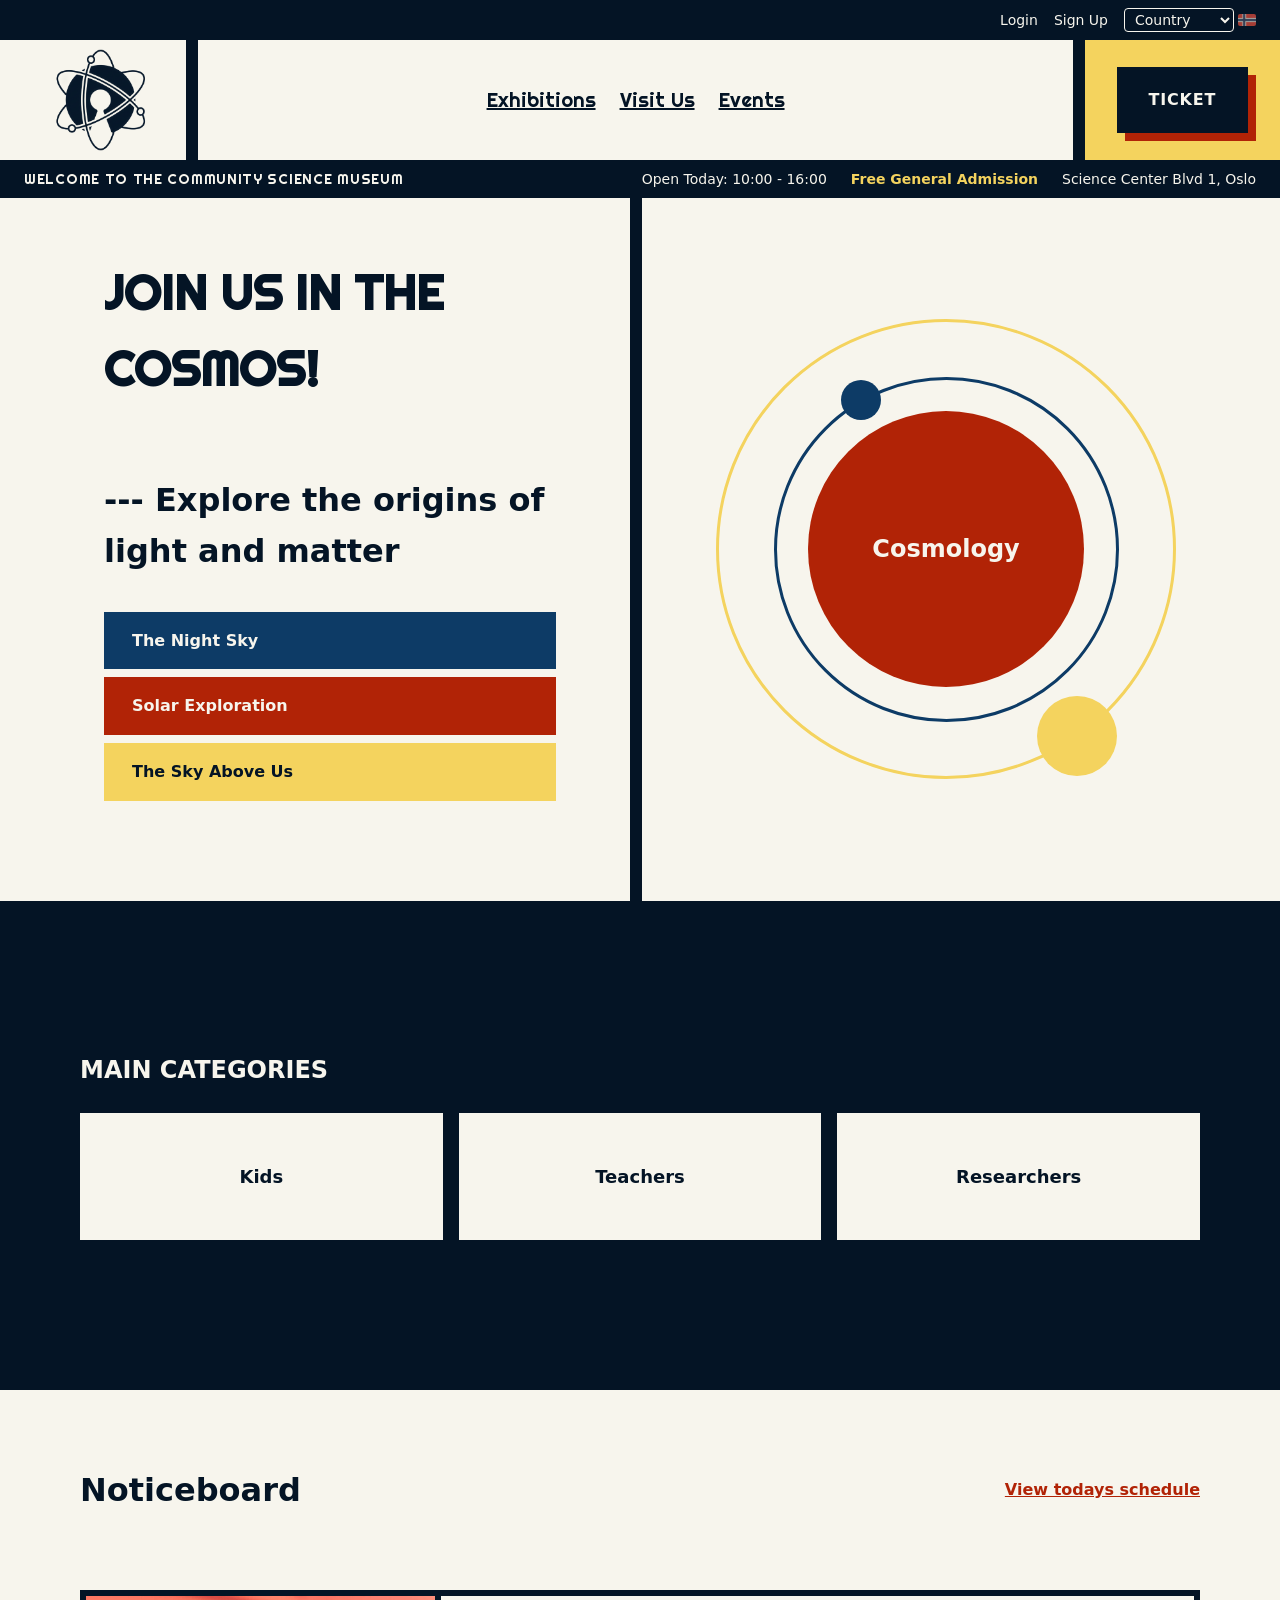
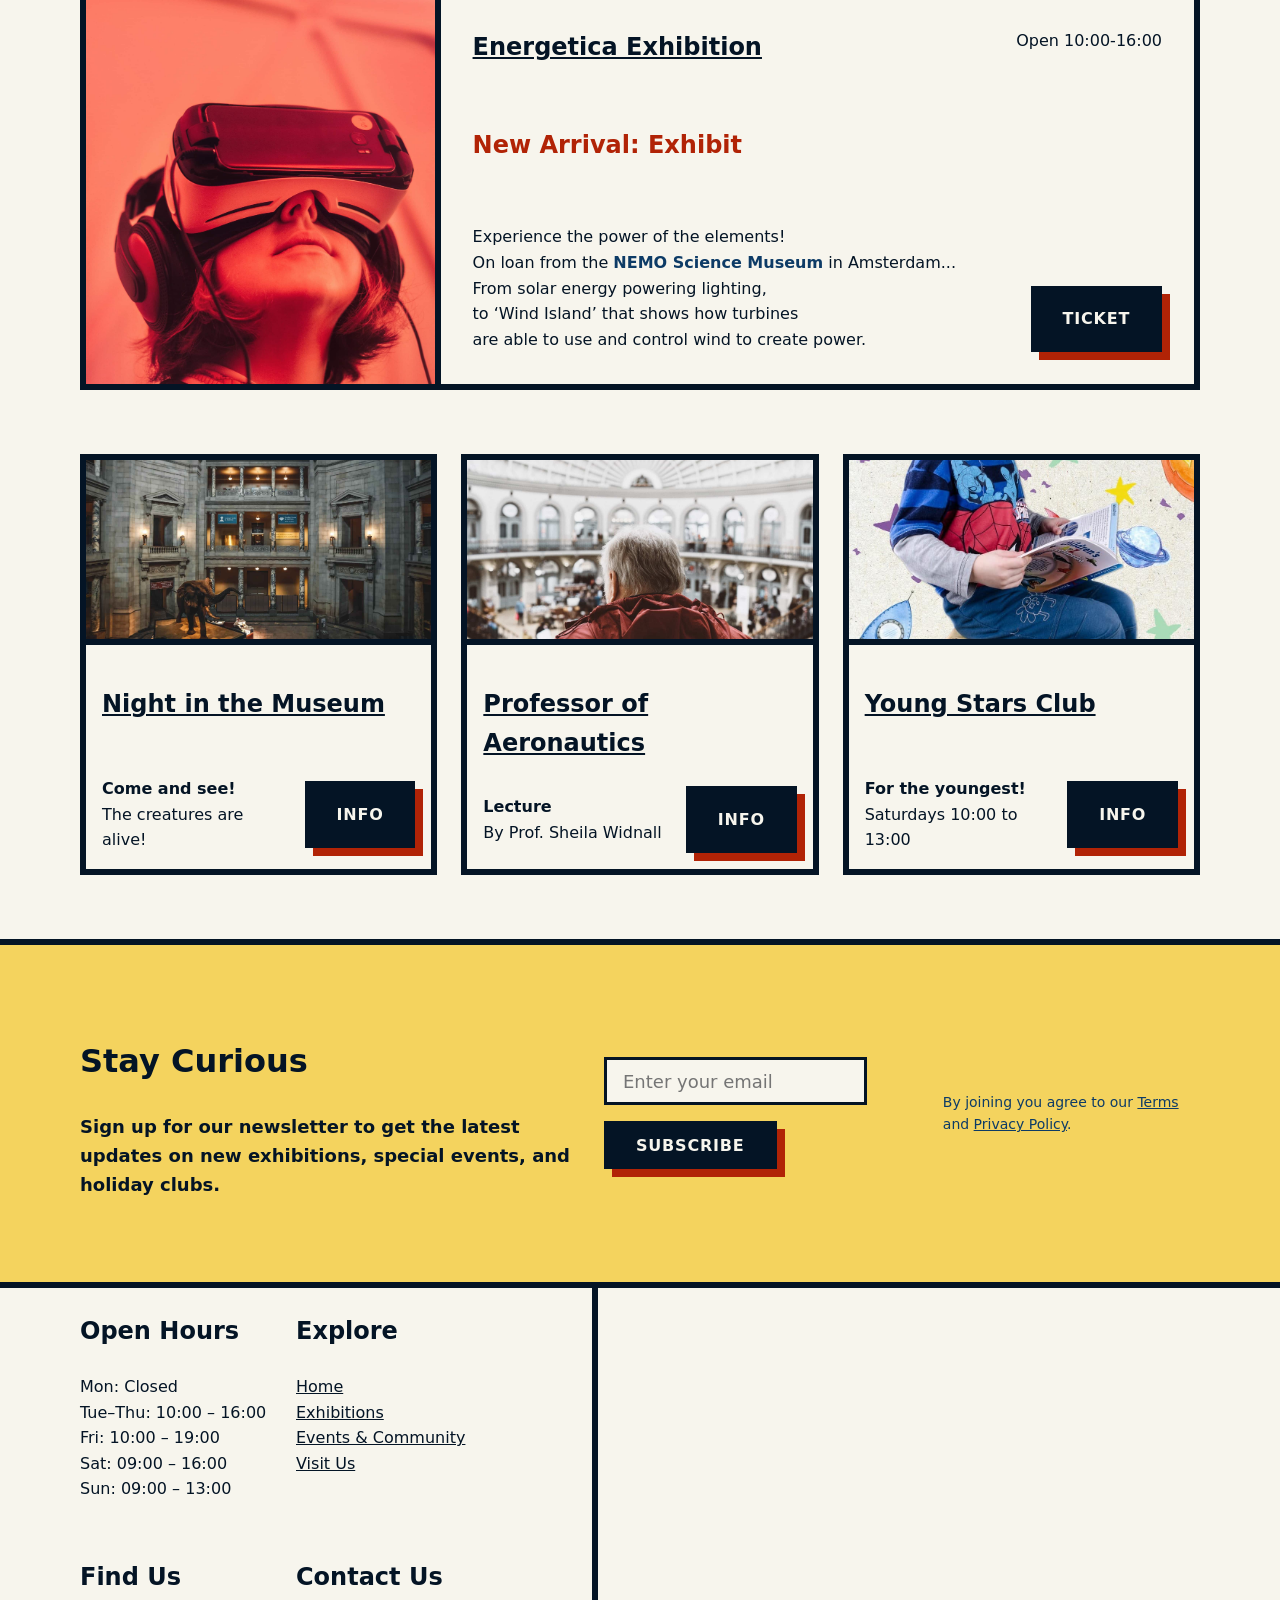
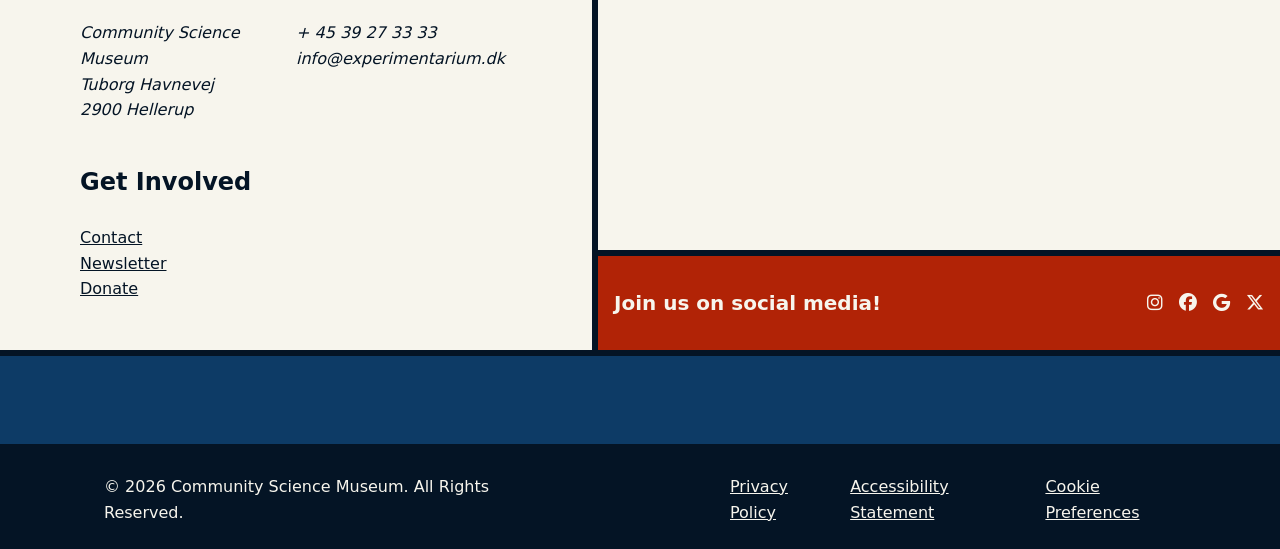
<file: index.html>
<!DOCTYPE html>
<html lang="en">
  <head>
    <title>Community Science Museum | Home</title>
    <link rel="stylesheet" href="https://cdnjs.cloudflare.com/ajax/libs/font-awesome/6.4.0/css/all.min.css">
    <meta charset="utf-8">
    <meta name="description" content="Visit Community Science Museum to explore hands-on exhibitions, discover the cosmos, and learn more about the Young Stars club for curious kids.">
    <meta name="viewport" content="width=device-width, initial-scale=1.0">
    <link rel="icon" href="coming-soon.html" type="image/x-icon"> 
    <link rel="stylesheet" href="css/tokens.css">
    <link rel="stylesheet" href="css/base.css">
    <link rel="stylesheet" href="css/layout.css">
    <link rel="stylesheet" href="css/components.css">
    <link rel="stylesheet" href="css/utilities.css">
  </head>
  <body>
    <a class="skip-link" href="#main">Skip to main content</a>

    <div class="topbar">
        <div class="topbar-inner">
            <nav class="top-nav" aria-label="Utility navigation">
                <ul>
                    <li><a href="coming-soon.html">Login</a></li>
                    <li><a href="coming-soon.html">Sign Up</a></li>
                </ul>
            </nav>
            <div class="country-select">
                <select id="topbar-country-select" name="country" aria-label="Select your country">
                    <option value="">Country</option>
                    <option value="norway">Norwegian</option>
                    <option value="denmark">Danish</option>
                    <option value="sweden">Swedish</option>
                    <option value="england">English</option>
                    <option value="germany">German</option>
                </select>
                <img src="images/stock-photos/pixabay-flag-norway.jpg" alt="Norway flag">
            </div>
        </div>
    </div>

    <header>
        <div class="header-inner">
            <a href="index.html" class="logo">
                <picture>
                    <source media="(min-width: 900px)" srcset="images/logo-images/SP1-logo-update.png">
                    <img src="images/logo-images/SP1-logo-update.png" alt="Museum of Science Logo">
                </picture>
            </a>

            <nav class="main-nav" aria-label="Desktop navigation">    
                <ul class="nav-list">
                    <li><a href="exhibitions.html">Exhibitions</a></li>
                    <li><a href="visit.html">Visit Us</a></li>
                    <li><a href="events.html">Events</a></li>
                </ul>
            </nav>

            <div class="header-icons-box">
              <div class="header-icons">
                  <label for="menu-toggle" class="menu-toggle-label icon-link">
                      <i class="fa-solid fa-bars"></i>
                      <span class="sr-only">Toggle navigation menu</span>
                  </label>
                <a href="visit.html" class="btn">Ticket</a>
              </div>
            </div>
            
        </div>

        <input type="checkbox" id="menu-toggle" class="menu-toggle-checkbox">
        <nav class="main-nav-mobile" aria-label="Mobile navigation">
            <ul class="nav-list-mobile">
                <li><a href="exhibitions.html">Exhibitions</a></li>
                <li><a href="visit.html">Visit Us</a></li>
                <li><a href="events.html">Events</a></li>
            </ul>
        </nav>
    </header>

    <div class="banner">
      <div class="banner-inner">
          <p class="banner-welcome">Welcome to the Community Science Museum</p>
          <ul class="banner-info-list" aria-label="Museum information">
            <li class="banner-time">Open Today: 10:00 - 16:00</li>
            <li class="banner-admission">Free General Admission</li>
            <li class="banner-address">Science Center Blvd 1, Oslo</li>
          </ul>
          <a href="visit.html" class="btn-mobile">Ticket</a>
      </div>
    </div>

    <main id="main">
      <div class="container hero-container">
        
        <div class="hero-content">
          <h1>JOIN US IN THE COSMOS!</h1>
          <h2>--- Explore the origins of light and matter</h2>
          <a href="cosmology.html#night-sky" class="btn-cta night-sky">The Night Sky</a>
          <a href="cosmology.html#solar-exploration" class="btn-cta solar-exploration">Solar Exploration</a>
          <a href="cosmology.html#sky-above-us" class="btn-cta sky-above-us">The Sky Above Us</a>
        </div>

        <div class="vertical-divider hero-split-divider" aria-hidden="true"></div>

        <div class="hero-visual-column">
          <a href="cosmology.html" class="hero-visual" aria-label="Explore the Cosmology exhibition">
            <div class="orbit inner-orbit" aria-hidden="true">
              <span class="moon blue-moon"></span>
            </div>
            <div class="orbit outer-orbit" aria-hidden="true">
              <span class="moon yellow-moon"></span>
            </div>
            <figure class="mars-center">
              <h3 class="mars-text">Cosmology</h3>
              <div class="mars-image-overlay" aria-hidden="true" role="img" aria-label="Illustration of an astronaut"></div>
            </figure>
          </a>
        </div>
      </div>

      <div class="main-categories">
        <div class="container category-list">
          <h2 class="container category-title">Main Categories</h2>
          <ul>
            <li><a href="events.html" class="btn-white category-kids"><span class="btn-text">Kids</span></a></li>
            <li><a href="events.html" class="btn-white category-teachers"><span class="btn-text">Teachers</span></a></li>
            <li><a href="events.html" class="btn-white category-researchers"><span class="btn-text">Researchers</span></a></li>
          </ul>
        </div>
      </div>

      <div class="container noticeboard">
        <header class="noticeboard-title">
          <h2>Noticeboard</h2>
          <a href="visit.html" class="schedule-highlight">View todays schedule</a>
        </header>
        

        <article class="highlight-tile">
          <a class="tile-link-overlay" href="visit.html" aria-hidden="true"></a>
            <div class="highlight-media">
                <a href="visit.html">
                  <img src="images/stock-photos/samuel-zeller-158996.jpg" alt="Image of a person wearing VR goggles">
                </a>
            </div>

            <div class="highlight-info">
              <div class="highlight-row top-row">
                <h3><a href="visit.html">Energetica Exhibition</a></h3>
                <p>Open 10:00-16:00</p>
              </div>

              <div class="highlight-row middle-row">
                <h3>New Arrival: Exhibit</h3>
              </div>

              <div class="highlight-row bottom-row">
                    <p>Experience the power of the elements! <br>
                      On loan from the <span>NEMO Science Museum</span> in Amsterdam... <br>
                      From solar energy powering lighting, <br>
                      to ‘Wind Island’ that shows how turbines <br>
                      are able to use and control wind to create power.
                    </p>
                    <a href="visit.html" class="btn">Ticket</a>
              </div>
            </div>
          </article>

        <div class="news-grid">
          <article class="news-tile">
            <a class="tile-link-overlay" href="visit.html" aria-hidden="true"></a>
            <div class="news-media">
                <a href="visit.html">
                  <img src="images/stock-photos/roberto-nickson-396152.jpg" alt="Image of a mammut skeleton">
                </a>
            </div>
            <div class="news-content">
                <h3><a href="visit.html">Night in the Museum</a></h3>
                <div class="news-bottom"> 
                  <div class="news-text">
                    <p><span>Come and see!</span></p>
                    <p>The creatures are alive!</p>
                  </div>
                    <a href="visit.html" class="btn">INFO</a>
                </div>
            </div>
          </article>
          <article class="news-tile">
            <a class="tile-link-overlay" href="visit.html" aria-hidden="true"></a>
            <div class="news-media">
                <a href="visit.html">
                  <img src="images/stock-photos/luke-ellis-craven-400722.jpg" alt="Professor of Aeronautics lecturer at the museum">
                </a>
            </div>
            <div class="news-content">
                <h3><a href="visit.html">Professor of Aeronautics</a></h3>
                <div class="news-bottom"> 
                  <div class="news-text">
                    <p><span>Lecture</span></p>
                    <p>By Prof. Sheila Widnall</p>
                  </div>
                  <a href="visit.html" class="btn">INFO</a>
                </div>
            </div>
          </article>
          <article class="news-tile">
            <a class="tile-link-overlay" href="visit.html" aria-hidden="true"></a>
            <div class="news-media">
                <a href="visit.html">
                  <img src="images/stock-photos/reading-2762010_1280.jpg" alt="Young child engaged in a museum learning activity">
                </a>
            </div>
            <div class="news-content">
                <h3><a href="visit.html">Young Stars Club</a></h3>
                <div class="news-bottom"> 
                  <div class="news-text">
                    <p><span>For the youngest!</span></p>
                    <p>Saturdays 10:00 to 13:00</p>
                  </div>
                  <a href="visit.html" class="btn">INFO</a>
                </div>
            </div>
          </article>
          <article class="news-tile news-tile-tablet-only">
            <a class="tile-link-overlay" href="events.html" aria-hidden="true"></a>
            <div class="news-media">
                <a href="events.html">
                  <img src="images/stock-photos/billetto-editorial-334686.jpg" alt="Child using VR equipment during a museum activity">
                </a>
            </div>
            <div class="news-content">
                <h3><a href="events.html">Holiday Clubs</a></h3>
                <div class="news-bottom"> 
                  <div class="news-text">
                    <p><span>School break activities</span></p>
                    <p>Join themed discovery clubs during the holidays.</p>
                  </div>
                  <a href="events.html" class="btn">INFO</a>
                </div>
            </div>
          </article>
        </div>

      </div>
    </main>

    <footer>
      <div class="footer-inner">
          <div class="footer-newsletter">
            <section class="container newsletter-inner">
              <div class="newsletter-text">
                <h2>Stay Curious</h2>
                <p>Sign up for our newsletter to get the latest updates on new exhibitions, special events, and holiday clubs.</p> 
              </div>
              <form action="#" class="newsletter-form">
                <label for="newsletter-email" class="sr-only">Email address</label>
                <div class="form-group">
                  <input type="email" id="newsletter-email" placeholder="Enter your email" required>
                  <button type="submit" class="btn btn-narrow">Subscribe</button>
                </div>
              </form>  
              <p class="legal-text">
                By joining you agree to our <a href="coming-soon.html">Terms</a> and <a href="coming-soon.html">Privacy Policy</a>.
              </p>
            </section>
          </div>

          <div class="footer-main">
            <div class="container footer-info">

              <section class="footer-section footer-highlight">
                <h3>Open Hours</h3>
                <p> Mon: Closed <br>
                  Tue–Thu: 10:00 – 16:00 <br>
                  Fri: 10:00 – 19:00 <br>
                  Sat: 09:00 – 16:00 <br>
                  Sun: 09:00 – 13:00 </p>
              </section>

              <section class="footer-section">
                <h3>Explore</h3>
                <nav class="footer-nav" aria-label="Footer navigation">
                  <ul>
                    <li><a href="index.html">Home</a></li>
                    <li><a href="exhibitions.html">Exhibitions</a></li>
                    <li><a href="events.html">Events &amp; Community</a></li>
                    <li><a href="visit.html">Visit Us</a></li>
                  </ul>
                </nav>
              </section>

              <section class="footer-section">
                <h3>Find Us</h3>
                <address>
                  Community Science Museum<br>
                  Tuborg Havnevej<br>
                  2900 Hellerup
                </address>
              </section>

              <section class="footer-section">
                <h3>Contact Us</h3>
                <address>
                  + 45 39 27 33 33 <br>
                  info@experimentarium.dk
                </address>
              </section>

              <section class="footer-section">
                <h3>Get Involved</h3>
                <ul>
                  <li><a href="coming-soon.html">Contact</a></li>
                  <li><a href="coming-soon.html">Newsletter</a></li>
                  <li><a href="coming-soon.html">Donate</a></li>
                </ul>
              </section>
            </div>

            <div class="footer-aside">
              <div class="footer-map">
                <iframe title="Map showing the location of the Community Science Museum at Tuborg Havnevej 7, 2900 Hellerup, Denmark" src="https://www.google.com/maps?q=Experimentarium,+Tuborg+Havnevej+7,+2900+Hellerup,+Denmark&output=embed" allowfullscreen loading="lazy" referrerpolicy="no-referrer-when-downgrade"></iframe>
              </div>
              <section class="footer-social">
                <h4 class="container">Join us on social media!</h4>
                <ul class="container">
                  <li><a href="coming-soon.html" aria-label="Instagram"><i class="fa-brands fa-instagram"></i></a></li>
                  <li><a href="coming-soon.html" aria-label="Facebook"><i class="fa-brands fa-facebook"></i></a></li>
                  <li><a href="coming-soon.html" aria-label="Google"><i class="fa-brands fa-google"></i></a></li>
                  <li><a href="coming-soon.html" aria-label="Twitter / X"><i class="fa-brands fa-x-twitter"></i></a></li>
                </ul>
              </section>
            </div>
          </div>
      </div>
      <div class="blue-divider sub-header">
      </div>
    </footer>

    <div class="bottombar">
      <div class="bottombar-inner">
        
        <p class="container">
          © 2026 Community Science Museum. All Rights Reserved.
        </p>
        
        <nav class="bottom-nav container">
          <ul>
            <li><a href="coming-soon.html">Privacy Policy</a></li>
            <li><a href="coming-soon.html">Accessibility Statement</a></li>
            <li><a href="coming-soon.html">Cookie Preferences</a></li>
          </ul>
        </nav>

      </div>
    </div>
  </body>
</html>
</file>
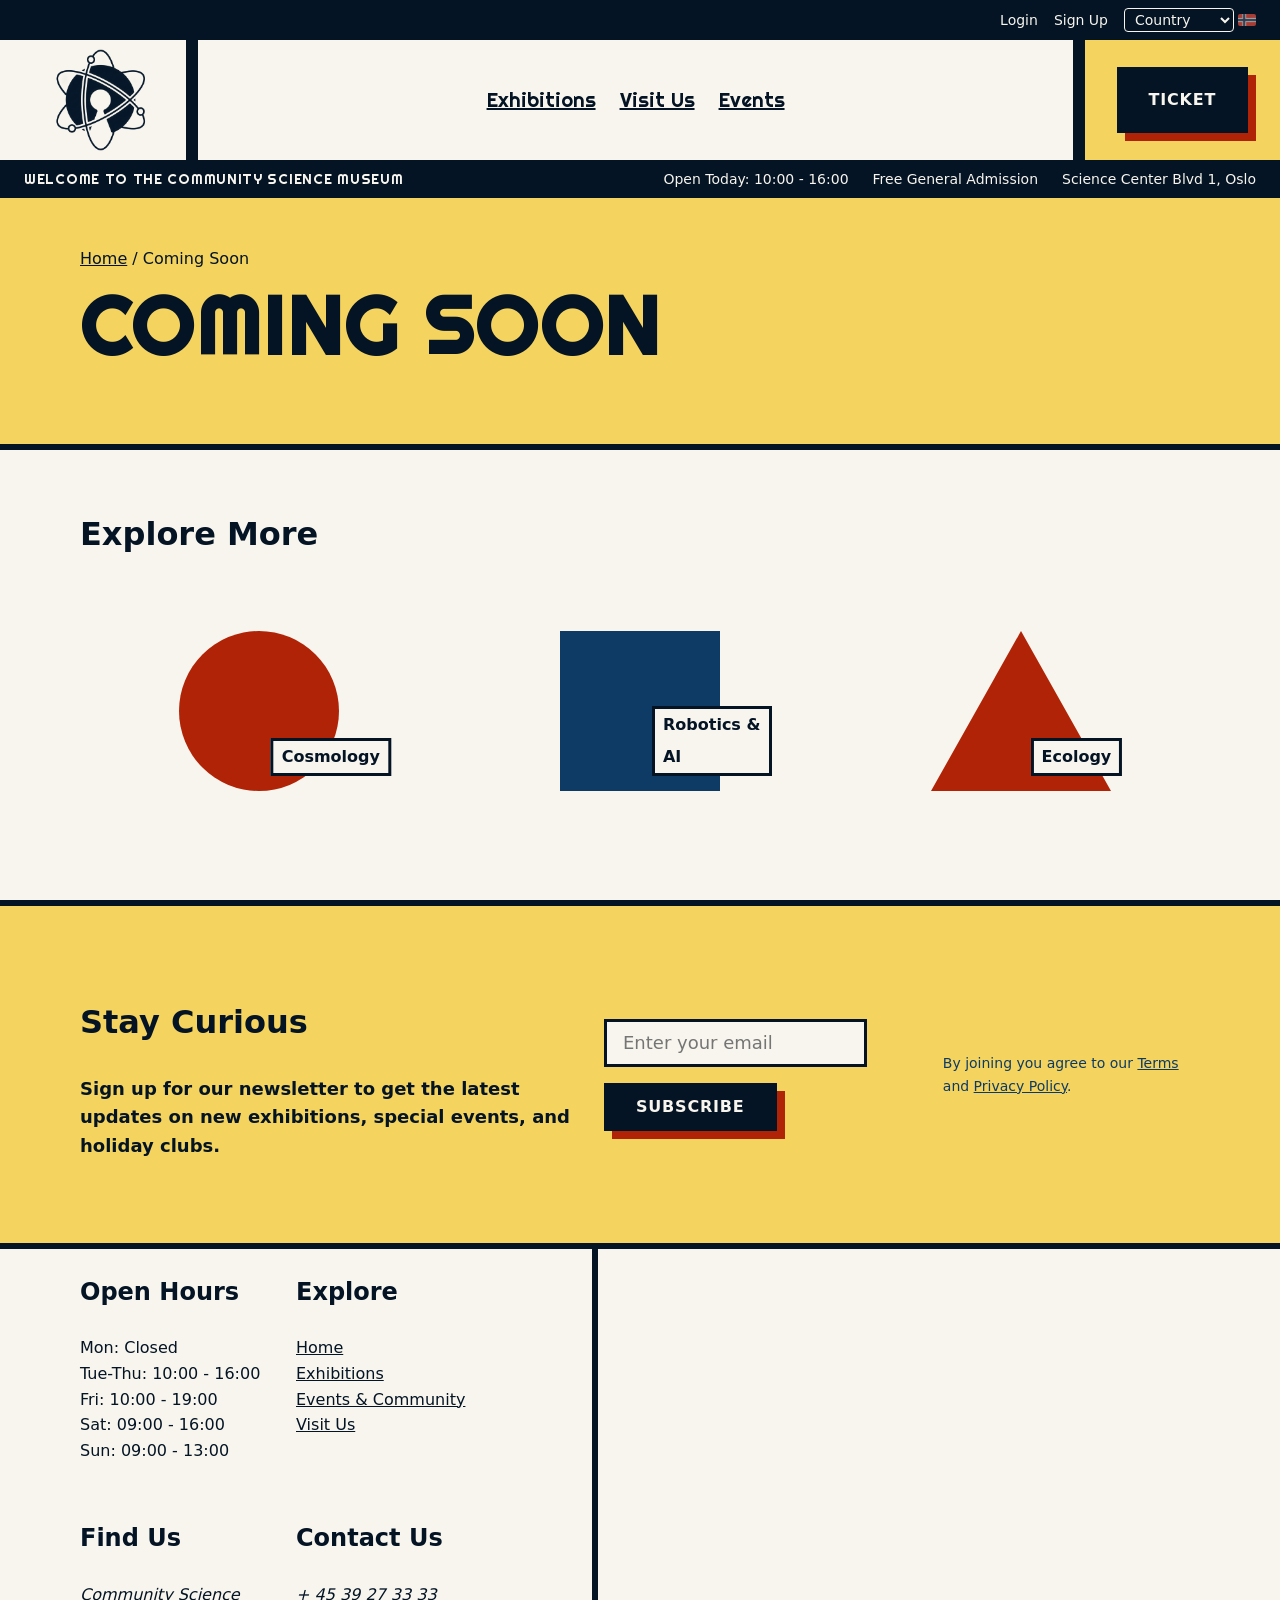
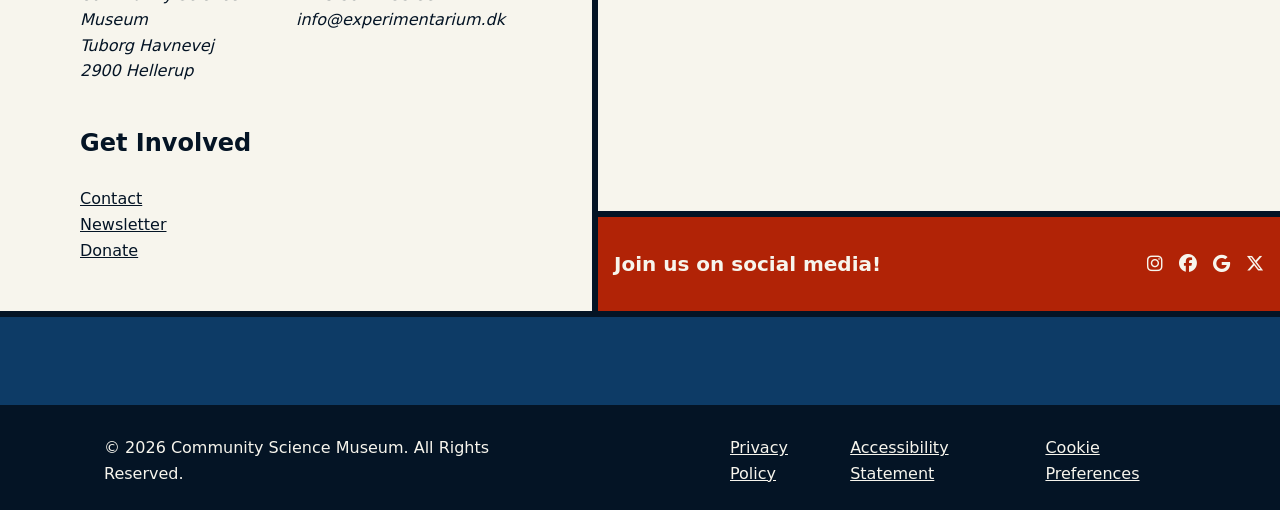
<file: coming-soon.html>
<!DOCTYPE html>
<html lang="en">
  <head>
    <title>Community Science Museum | Coming Soon</title>
    <link rel="stylesheet" href="https://cdnjs.cloudflare.com/ajax/libs/font-awesome/6.4.0/css/all.min.css">
    <meta charset="utf-8">
    <meta name="description" content="This Community Science Museum feature is coming soon. Placeholder pages are used for actions like sign-ups, bookings, and logins.">
    <meta name="viewport" content="width=device-width, initial-scale=1.0">
    <link rel="icon" href="images/rainy-days-logo/favicon.ico">
    <link rel="stylesheet" href="css/tokens.css">
    <link rel="stylesheet" href="css/base.css">
    <link rel="stylesheet" href="css/layout.css">
    <link rel="stylesheet" href="css/components.css">
    <link rel="stylesheet" href="css/utilities.css">
  </head>
  <body>
    <a class="skip-link" href="#main">Skip to main content</a>

    <div class="topbar">
        <div class="topbar-inner">
            <nav class="top-nav" aria-label="Utility navigation">
                <ul>
                    <li><a href="coming-soon.html">Login</a></li>
                    <li><a href="coming-soon.html">Sign Up</a></li>
                </ul>
            </nav>
            <div class="country-select">
                <select id="topbar-country-select" name="country" aria-label="Select your country">
                    <option value="">Country</option>
                    <option value="norway">Norwegian</option>
                    <option value="denmark">Danish</option>
                    <option value="sweden">Swedish</option>
                    <option value="england">English</option>
                    <option value="germany">German</option>
                </select>
                <img src="images/stock-photos/pixabay-flag-norway.jpg" alt="Norway flag">
            </div>
        </div>
    </div>

    <header>
        <div class="header-inner">
            <a href="index.html" class="logo">
                <picture>
                    <source media="(min-width: 900px)" srcset="images/logo-images/SP1-logo-update.png">
                    <img src="images/logo-images/SP1-logo-update.png" alt="Museum of Science Logo">
                </picture>
            </a>

            <nav class="main-nav" aria-label="Desktop navigation">    
                <ul class="nav-list">
                    <li><a href="exhibitions.html">Exhibitions</a></li>
                    <li><a href="visit.html">Visit Us</a></li>
                    <li><a href="events.html">Events</a></li>
                </ul>
            </nav>

            <div class="header-icons-box">
              <div class="header-icons">
                  <label for="menu-toggle" class="menu-toggle-label icon-link">
                      <i class="fa-solid fa-bars"></i>
                      <span class="sr-only">Toggle navigation menu</span>
                  </label>
                <a href="visit.html" class="btn">Ticket</a>
              </div>
            </div>
            
        </div>

        <input type="checkbox" id="menu-toggle" class="menu-toggle-checkbox">
        <nav class="main-nav-mobile" aria-label="Mobile navigation">
            <ul class="nav-list-mobile">
                <li><a href="exhibitions.html">Exhibitions</a></li>
                <li><a href="visit.html">Visit Us</a></li>
                <li><a href="events.html">Events</a></li>
            </ul>
        </nav>
    </header>

    <div class="banner">
      <div class="banner-inner">
          <p class="banner-welcome">Welcome to the Community Science Museum</p>
          <ul class="banner-info-list" aria-label="Museum information">
            <li>Open Today: 10:00 - 16:00</li>
            <li>Free General Admission</li>
            <li class="banner-address">Science Center Blvd 1, Oslo</li>
          </ul>
          <a href="visit.html" class="btn-mobile">Ticket</a>
      </div>
    </div>

    <main id="main" class="coming-soon-main">
      <section class="coming-soon-hero">
        <div class="container">
          <nav class="breadcrumbs" aria-label="Breadcrumb">
            <a href="index.html">Home</a> / <span aria-current="page">Coming Soon</span>
          </nav>
          <h1 class="coming-soon-title">COMING SOON</h1>
        </div>
      </section>

      <section class="explore-more coming-soon-explore">
        <div class="container">
          <h2 class="explore-heading">Explore More</h2>
          
          <ul class="exhibitions-list minimal-list coming-soon-shapes">
            
            <li class="exhibition-item-minimal">
              <a href="cosmology.html" aria-label="Go to Cosmology exhibition page">
                  <div class="visual-container">
                    <div class="colored-shape shape-circle red-shape"></div>
                    <div class="name-box">
                      <p>Cosmology</p>
                    </div>
                  </div>
                </a>
            </li>

            <li class="exhibition-item-minimal">
              <a href="cosmology.html" aria-label="Explore Robotics and AI">
                <div class="visual-container">
                  <div class="colored-shape shape-square blue-shape"></div>
                  <div class="name-box">
                    <p>Robotics & AI</p>
                  </div>
                </div>
              </a>
            </li>

            <li class="exhibition-item-minimal">
              <a href="cosmology.html" aria-label="Explore Ecology">
                <div class="visual-container">
                  <div class="colored-shape shape-triangle red-dark-shape"></div>
                  <div class="name-box">
                    <p>Ecology</p>
                  </div>
                </div>
              </a>
            </li>

          </ul>
        </div>
      </section>

    </main>

    <footer>
      <div class="footer-inner">
          <div class="footer-newsletter">
            <section class="container newsletter-inner">
              <div class="newsletter-text">
                <h2>Stay Curious</h2>
                <p>Sign up for our newsletter to get the latest updates on new exhibitions, special events, and holiday clubs.</p> 
              </div>
              <form action="#" class="newsletter-form">
                <label for="newsletter-email" class="sr-only">Email address</label>
                <div class="form-group">
                  <input type="email" id="newsletter-email" placeholder="Enter your email" required>
                  <button type="submit" class="btn btn-narrow">Subscribe</button>
                </div>
              </form>  
              <p class="legal-text">
                By joining you agree to our <a href="coming-soon.html">Terms</a> and <a href="coming-soon.html">Privacy Policy</a>.
              </p>
            </section>
          </div>

          <div class="footer-main">
            <div class="container footer-info">

              <section class="footer-section footer-highlight">
                <h3>Open Hours</h3>
                <p> Mon: Closed <br>
                  Tue-Thu: 10:00 - 16:00 <br>
                  Fri: 10:00 - 19:00 <br>
                  Sat: 09:00 - 16:00 <br>
                  Sun: 09:00 - 13:00 </p>
              </section>

              <section class="footer-section">
                <h3>Explore</h3>
                <nav class="footer-nav" aria-label="Footer navigation">
                  <ul>
                    <li><a href="index.html">Home</a></li>
                    <li><a href="exhibitions.html">Exhibitions</a></li>
                    <li><a href="events.html">Events &amp; Community</a></li>
                    <li><a href="visit.html">Visit Us</a></li>
                  </ul>
                </nav>
              </section>

              <section class="footer-section">
                <h3>Find Us</h3>
                <address>
                  Community Science Museum<br>
                  Tuborg Havnevej<br>
                  2900 Hellerup
                </address>
              </section>

              <section class="footer-section">
                <h3>Contact Us</h3>
                <address>
                  + 45 39 27 33 33 <br>
                  info@experimentarium.dk
                </address>
              </section>

              <section class="footer-section">
                <h3>Get Involved</h3>
                <ul>
                  <li><a href="coming-soon.html">Contact</a></li>
                  <li><a href="coming-soon.html">Newsletter</a></li>
                  <li><a href="coming-soon.html">Donate</a></li>
                </ul>
              </section>
            </div>

            <div class="footer-aside">
              <div class="footer-map">
                <iframe title="Map showing the location of the Community Science Museum at Tuborg Havnevej 7, 2900 Hellerup, Denmark" src="https://www.google.com/maps?q=Experimentarium,+Tuborg+Havnevej+7,+2900+Hellerup,+Denmark&output=embed" allowfullscreen loading="lazy" referrerpolicy="no-referrer-when-downgrade"></iframe>
              </div>
              <section class="footer-social">
                <h4 class="container">Join us on social media!</h4>
                <ul class="container">
                  <li><a href="coming-soon.html" aria-label="Instagram"><i class="fa-brands fa-instagram"></i></a></li>
                  <li><a href="coming-soon.html" aria-label="Facebook"><i class="fa-brands fa-facebook"></i></a></li>
                  <li><a href="coming-soon.html" aria-label="Google"><i class="fa-brands fa-google"></i></a></li>
                  <li><a href="coming-soon.html" aria-label="Twitter / X"><i class="fa-brands fa-x-twitter"></i></a></li>
                </ul>
              </section>
            </div>
          </div>
      </div>
      <div class="blue-divider sub-header">
      </div>
    </footer>

    <div class="bottombar">
      <div class="bottombar-inner">
        
        <p class="container">
          &copy; 2026 Community Science Museum. All Rights Reserved.
        </p>
        
        <nav class="bottom-nav container">
          <ul>
            <li><a href="coming-soon.html">Privacy Policy</a></li>
            <li><a href="coming-soon.html">Accessibility Statement</a></li>
            <li><a href="coming-soon.html">Cookie Preferences</a></li>
          </ul>
        </nav>

      </div>
    </div>
  </body>
</html>
</file>
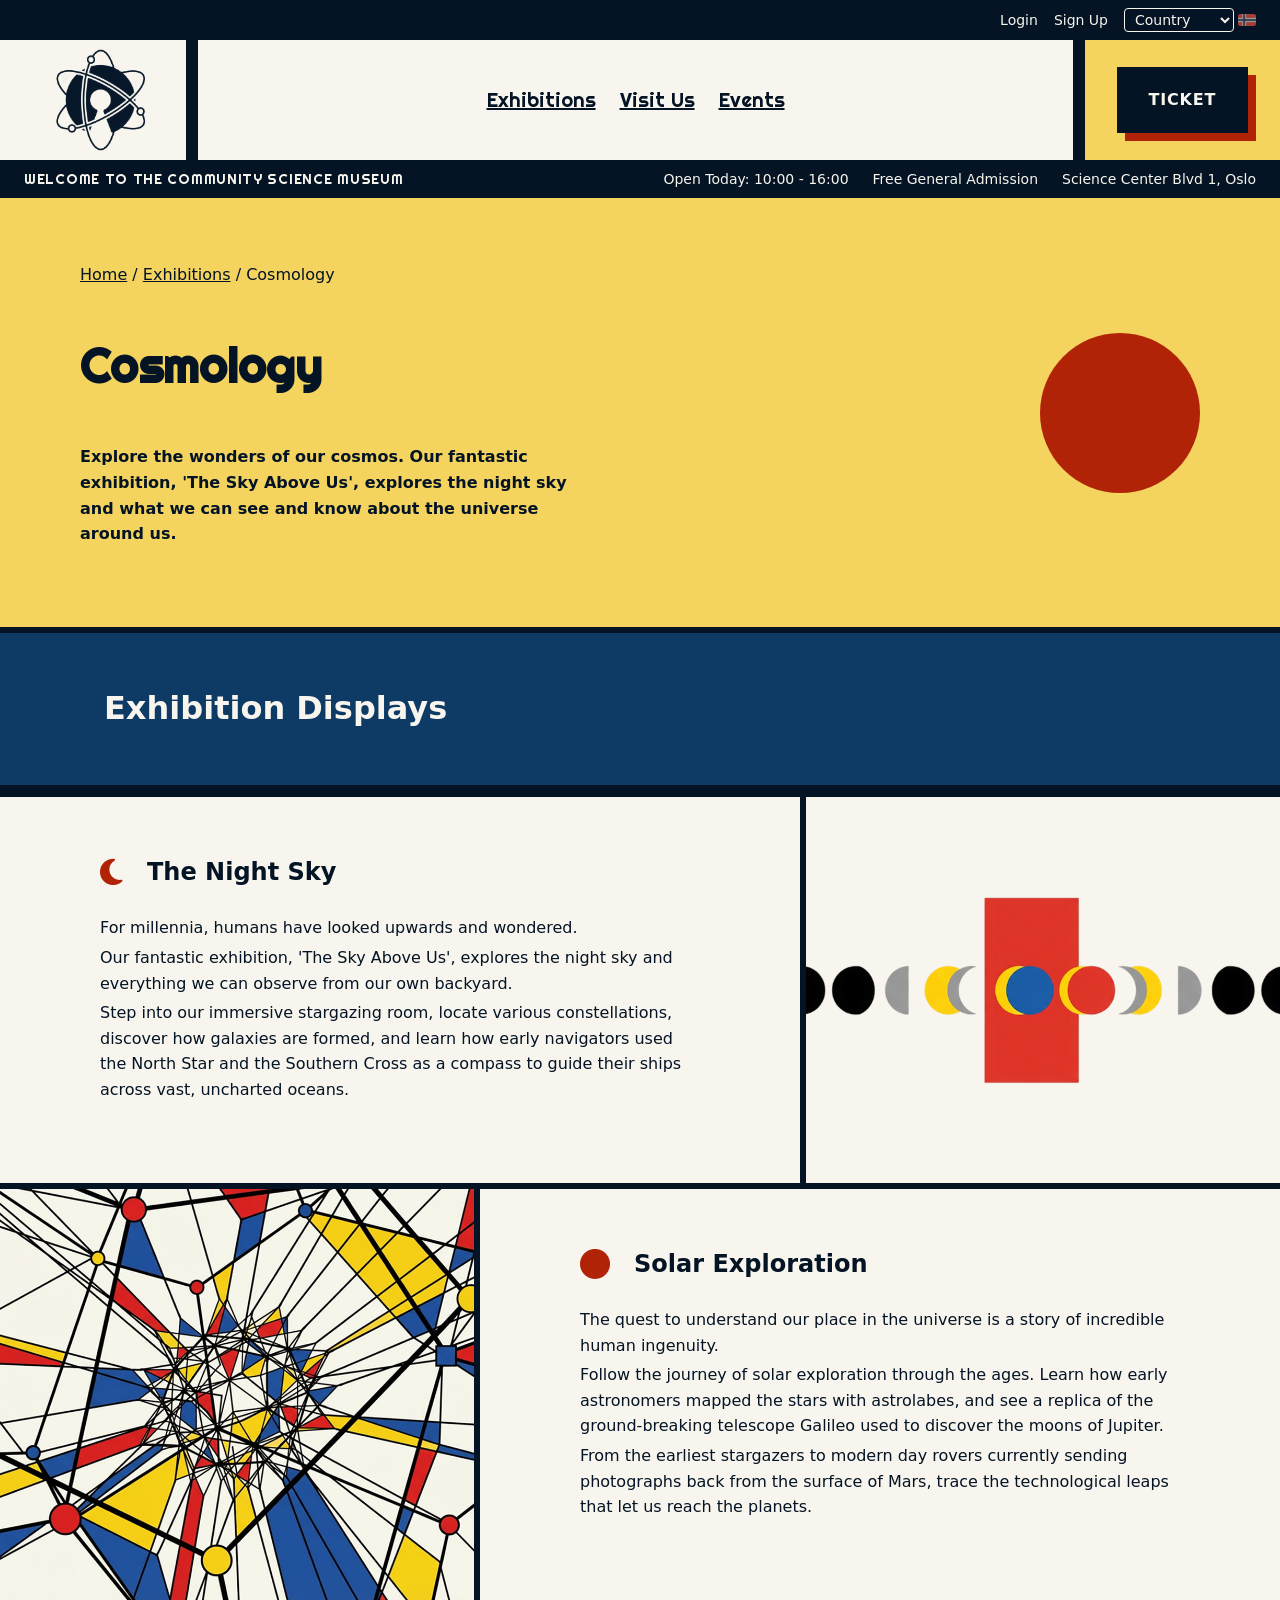
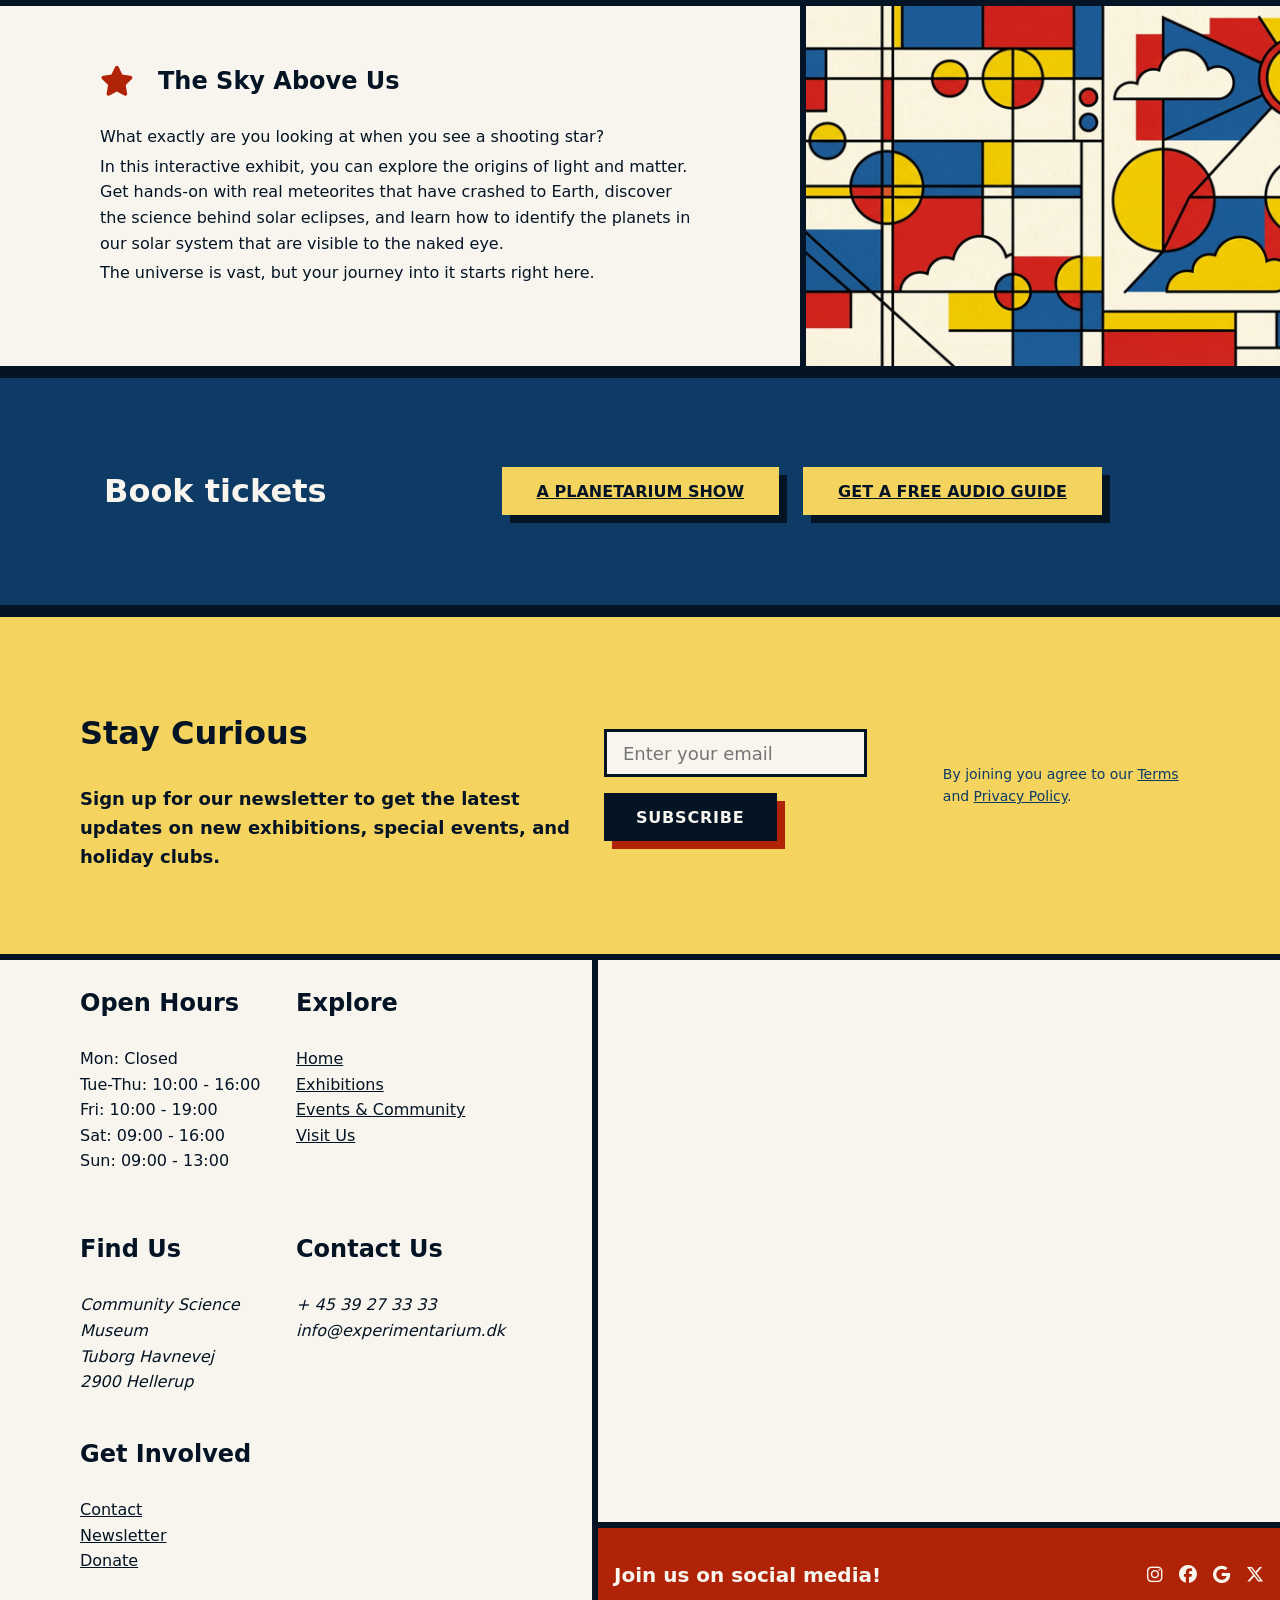
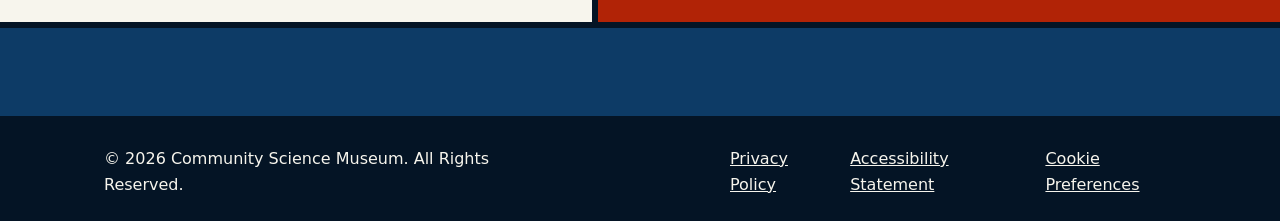
<file: cosmology.html>
<!DOCTYPE html>
<html lang="en">
  <head>
    <title>Community Science Museum | Cosmology</title>
    <link rel="stylesheet" href="https://cdnjs.cloudflare.com/ajax/libs/font-awesome/6.4.0/css/all.min.css">
    <meta charset="utf-8">
    <meta name="description" content="Discover the Cosmology exhibition at Community Science Museum with a closer look at solar exploration, planets, stars, and the wider universe.">
    <meta name="viewport" content="width=device-width, initial-scale=1.0">
    <link rel="icon" href="images/rainy-days-logo/favicon.ico">
    <link rel="stylesheet" href="css/tokens.css">
    <link rel="stylesheet" href="css/base.css">
    <link rel="stylesheet" href="css/layout.css">
    <link rel="stylesheet" href="css/components.css">
    <link rel="stylesheet" href="css/utilities.css">
  </head>
  <body>
    <a class="skip-link" href="#main">Skip to main content</a>

    <div class="topbar">
        <div class="topbar-inner">
            <nav class="top-nav" aria-label="Utility navigation">
                <ul>
                    <li><a href="coming-soon.html">Login</a></li>
                    <li><a href="coming-soon.html">Sign Up</a></li>
                </ul>
            </nav>
            <div class="country-select">
                <select id="topbar-country-select" name="country" aria-label="Select your country">
                    <option value="">Country</option>
                    <option value="norway">Norwegian</option>
                    <option value="denmark">Danish</option>
                    <option value="sweden">Swedish</option>
                    <option value="england">English</option>
                    <option value="germany">German</option>
                </select>
                <img src="images/stock-photos/pixabay-flag-norway.jpg" alt="Norway flag">
            </div>
        </div>
    </div>

    <header>
        <div class="header-inner">
            <a href="index.html" class="logo">
                <picture>
                    <source media="(min-width: 900px)" srcset="images/logo-images/SP1-logo-update.png">
                    <img src="images/logo-images/SP1-logo-update.png" alt="Museum of Science Logo">
                </picture>
            </a>

            <nav class="main-nav" aria-label="Desktop navigation">    
                <ul class="nav-list">
                    <li><a href="exhibitions.html">Exhibitions</a></li>
                    <li><a href="visit.html">Visit Us</a></li>
                    <li><a href="events.html">Events</a></li>
                </ul>
            </nav>

            <div class="header-icons-box">
              <div class="header-icons">
                  <label for="menu-toggle" class="menu-toggle-label icon-link">
                      <i class="fa-solid fa-bars"></i>
                      <span class="sr-only">Toggle navigation menu</span>
                  </label>
                <a href="visit.html" class="btn">Ticket</a>
              </div>
            </div>
            
        </div>

        <input type="checkbox" id="menu-toggle" class="menu-toggle-checkbox">
        <nav class="main-nav-mobile" aria-label="Mobile navigation">
            <ul class="nav-list-mobile">
                <li><a href="exhibitions.html">Exhibitions</a></li>
                <li><a href="visit.html">Visit Us</a></li>
                <li><a href="events.html">Events</a></li>
            </ul>
        </nav>
    </header>

    <div class="banner">
      <div class="banner-inner">
          <p class="banner-welcome">Welcome to the Community Science Museum</p>
          <ul class="banner-info-list" aria-label="Museum information">
            <li>Open Today: 10:00 - 16:00</li>
            <li>Free General Admission</li>
            <li class="banner-address">Science Center Blvd 1, Oslo</li>
          </ul>
          <a href="visit.html" class="btn-mobile">Ticket</a>
      </div>
    </div>

    <main id="main">

      <section class="page-title">
        <div class="container page-grid">
          <div class="page-title-text">
            <nav class="breadcrumbs" aria-label="Breadcrumb">
              <a href="index.html">Home</a> / <a href="exhibitions.html">Exhibitions</a> / <span aria-current="page">Cosmology</span>
            </nav>
            <h1>Cosmology</h1>
            <p>Explore the wonders of our cosmos. Our fantastic exhibition, 'The Sky Above Us', explores the night sky and what we can see and know about the universe around us.</p>
          </div>
          <div class="page-visual">
            <div class="colored-shape shape-circle red-shape large-hero-shape"></div>
          </div>
        </div>
      </section>

      <header class="sub-header">
        <div class="container">
          <h2>Exhibition Displays</h2>
        </div>
      </header>

      <section class="displays-section">
        <h2 class="sr-only">Cosmology displays</h2>
        <div class="display-block">
          <article id="night-sky" class="container display-item">
            <div class="display-content">
              <div class="display-header">
                <i class="fa-solid fa-moon display-icon text-red" aria-hidden="true"></i>
                <h3>The Night Sky</h3>
              </div>

              <p>For millennia, humans have looked upwards and wondered.</p>
              <p>Our fantastic exhibition, 'The Sky Above Us', explores the night sky and everything we can observe from our own backyard.</p>
              <p>Step into our immersive stargazing room, locate various constellations, discover how galaxies are formed, and learn how early navigators used the North Star and the Southern Cross as a compass to guide their ships across vast, uncharted oceans.</p>
            </div>
          </article>
          <div class="display-visual">
            <img src="images/project-images/phases-bkg-compressed.png" alt="Abstract representation of moon phases" class="abstract-art">
          </div>
        </div>

        <div class="display-block inverse-block">
          <article id="solar-exploration" class="container display-item">
            <div class="display-content">
              <div class="display-header">
                <i class="fa-solid fa-circle display-icon text-red" aria-hidden="true"></i>
                <h3>Solar Exploration</h3>
              </div>
              <p>The quest to understand our place in the universe is a story of incredible human ingenuity.</p>
              <p>Follow the journey of solar exploration through the ages. Learn how early astronomers mapped the stars with astrolabes, and see a replica of the ground-breaking telescope Galileo used to discover the moons of Jupiter.</p>
              <p>From the earliest stargazers to modern day rovers currently sending photographs back from the surface of Mars, trace the technological leaps that let us reach the planets.</p>
            </div>
          </article>
          <div class="display-visual">
            <img src="images/project-images/atom-bkg-compressed.jpg" alt="Abstract geometric lines" class="abstract-art">
          </div>
        </div>

        <div class="display-block">
          <article id="sky-above-us" class="container display-item">
            <div class="display-content">
              <div class="display-header">
                <i class="fa-solid fa-star display-icon text-red" aria-hidden="true"></i>
                <h3>The Sky Above Us</h3>
              </div>
              <p>What exactly are you looking at when you see a shooting star?</p>
              <p>In this interactive exhibit, you can explore the origins of light and matter. Get hands-on with real meteorites that have crashed to Earth, discover the science behind solar eclipses, and learn how to identify the planets in our solar system that are visible to the naked eye.</p>
              <p>The universe is vast, but your journey into it starts right here.</p>
            </div>
          </article>
          <div class="display-visual">
            <img src="images/project-images/sky-above-compressed.jpg" alt="Abstract circular planetary patterns" class="abstract-art">
          </div>
        </div>
      </section>

      <section class="sub-header">
        <div class="container booking">
          <h2>Book tickets</h2>
          <div class="booking-navigation">
            <a href="coming-soon.html" class="btn-yellow">A Planetarium Show</a>
            <a href="coming-soon.html" class="btn-yellow">Get a Free Audio Guide</a>
          </div>
        </div>
      </section>
    </main>

    <footer>
      <div class="footer-inner">
          <div class="footer-newsletter">
            <section class="container newsletter-inner">
              <div class="newsletter-text">
                <h2>Stay Curious</h2>
                <p>Sign up for our newsletter to get the latest updates on new exhibitions, special events, and holiday clubs.</p> 
              </div>
              <form action="#" class="newsletter-form">
                <label for="newsletter-email" class="sr-only">Email address</label>
                <div class="form-group">
                  <input type="email" id="newsletter-email" placeholder="Enter your email" required>
                  <button type="submit" class="btn btn-narrow">Subscribe</button>
                </div>
              </form>  
              <p class="legal-text">
                By joining you agree to our <a href="coming-soon.html">Terms</a> and <a href="coming-soon.html">Privacy Policy</a>.
              </p>
            </section>
          </div>

          <div class="footer-main">
            <div class="container footer-info">

              <section class="footer-section footer-highlight">
                <h3>Open Hours</h3>
                <p> Mon: Closed <br>
                  Tue-Thu: 10:00 - 16:00 <br>
                  Fri: 10:00 - 19:00 <br>
                  Sat: 09:00 - 16:00 <br>
                  Sun: 09:00 - 13:00 </p>
              </section>

              <section class="footer-section">
                <h3>Explore</h3>
                <nav class="footer-nav" aria-label="Footer navigation">
                  <ul>
                    <li><a href="index.html">Home</a></li>
                    <li><a href="exhibitions.html">Exhibitions</a></li>
                    <li><a href="events.html">Events &amp; Community</a></li>
                    <li><a href="visit.html">Visit Us</a></li>
                  </ul>
                </nav>
              </section>

              <section class="footer-section">
                <h3>Find Us</h3>
                <address>
                  Community Science Museum<br>
                  Tuborg Havnevej<br>
                  2900 Hellerup
                </address>
              </section>

              <section class="footer-section">
                <h3>Contact Us</h3>
                <address>
                  + 45 39 27 33 33 <br>
                  info@experimentarium.dk
                </address>
              </section>

              <section class="footer-section">
                <h3>Get Involved</h3>
                <ul>
                  <li><a href="coming-soon.html">Contact</a></li>
                  <li><a href="coming-soon.html">Newsletter</a></li>
                  <li><a href="coming-soon.html">Donate</a></li>
                </ul>
              </section>
            </div>

            <div class="footer-aside">
              <div class="footer-map">
                <iframe title="Map showing the location of the Community Science Museum at Tuborg Havnevej 7, 2900 Hellerup, Denmark" src="https://www.google.com/maps?q=Experimentarium,+Tuborg+Havnevej+7,+2900+Hellerup,+Denmark&output=embed" allowfullscreen loading="lazy" referrerpolicy="no-referrer-when-downgrade"></iframe>
              </div>
              <section class="footer-social">
                <h4 class="container">Join us on social media!</h4>
                <ul class="container">
                  <li><a href="coming-soon.html" aria-label="Instagram"><i class="fa-brands fa-instagram"></i></a></li>
                  <li><a href="coming-soon.html" aria-label="Facebook"><i class="fa-brands fa-facebook"></i></a></li>
                  <li><a href="coming-soon.html" aria-label="Google"><i class="fa-brands fa-google"></i></a></li>
                  <li><a href="coming-soon.html" aria-label="Twitter / X"><i class="fa-brands fa-x-twitter"></i></a></li>
                </ul>
              </section>
            </div>
          </div>
      </div>
      <div class="blue-divider sub-header">
      </div>
    </footer>

    <div class="bottombar">
      <div class="bottombar-inner">
        
        <p class="container">
          &copy; 2026 Community Science Museum. All Rights Reserved.
        </p>
        
        <nav class="bottom-nav container">
          <ul>
            <li><a href="coming-soon.html">Privacy Policy</a></li>
            <li><a href="coming-soon.html">Accessibility Statement</a></li>
            <li><a href="coming-soon.html">Cookie Preferences</a></li>
          </ul>
        </nav>

      </div>
    </div>
  </body>
</html>
</file>
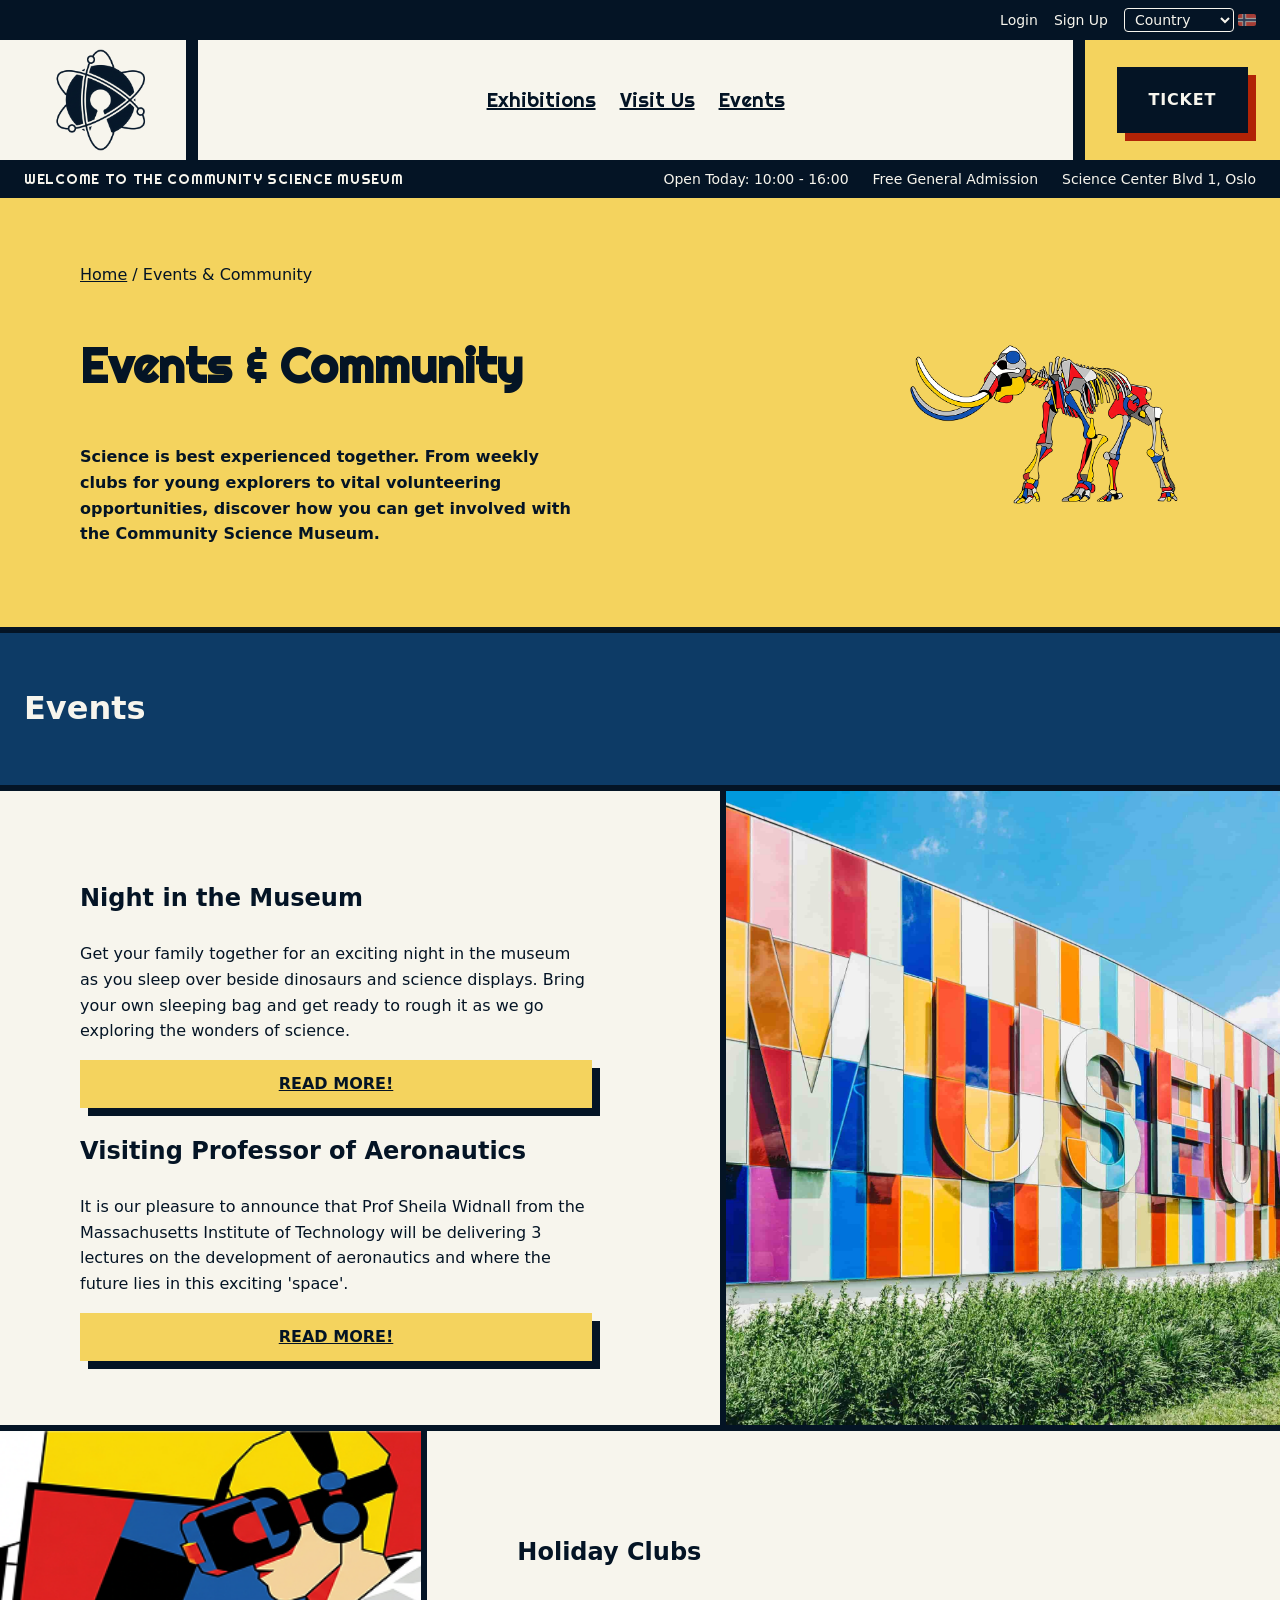
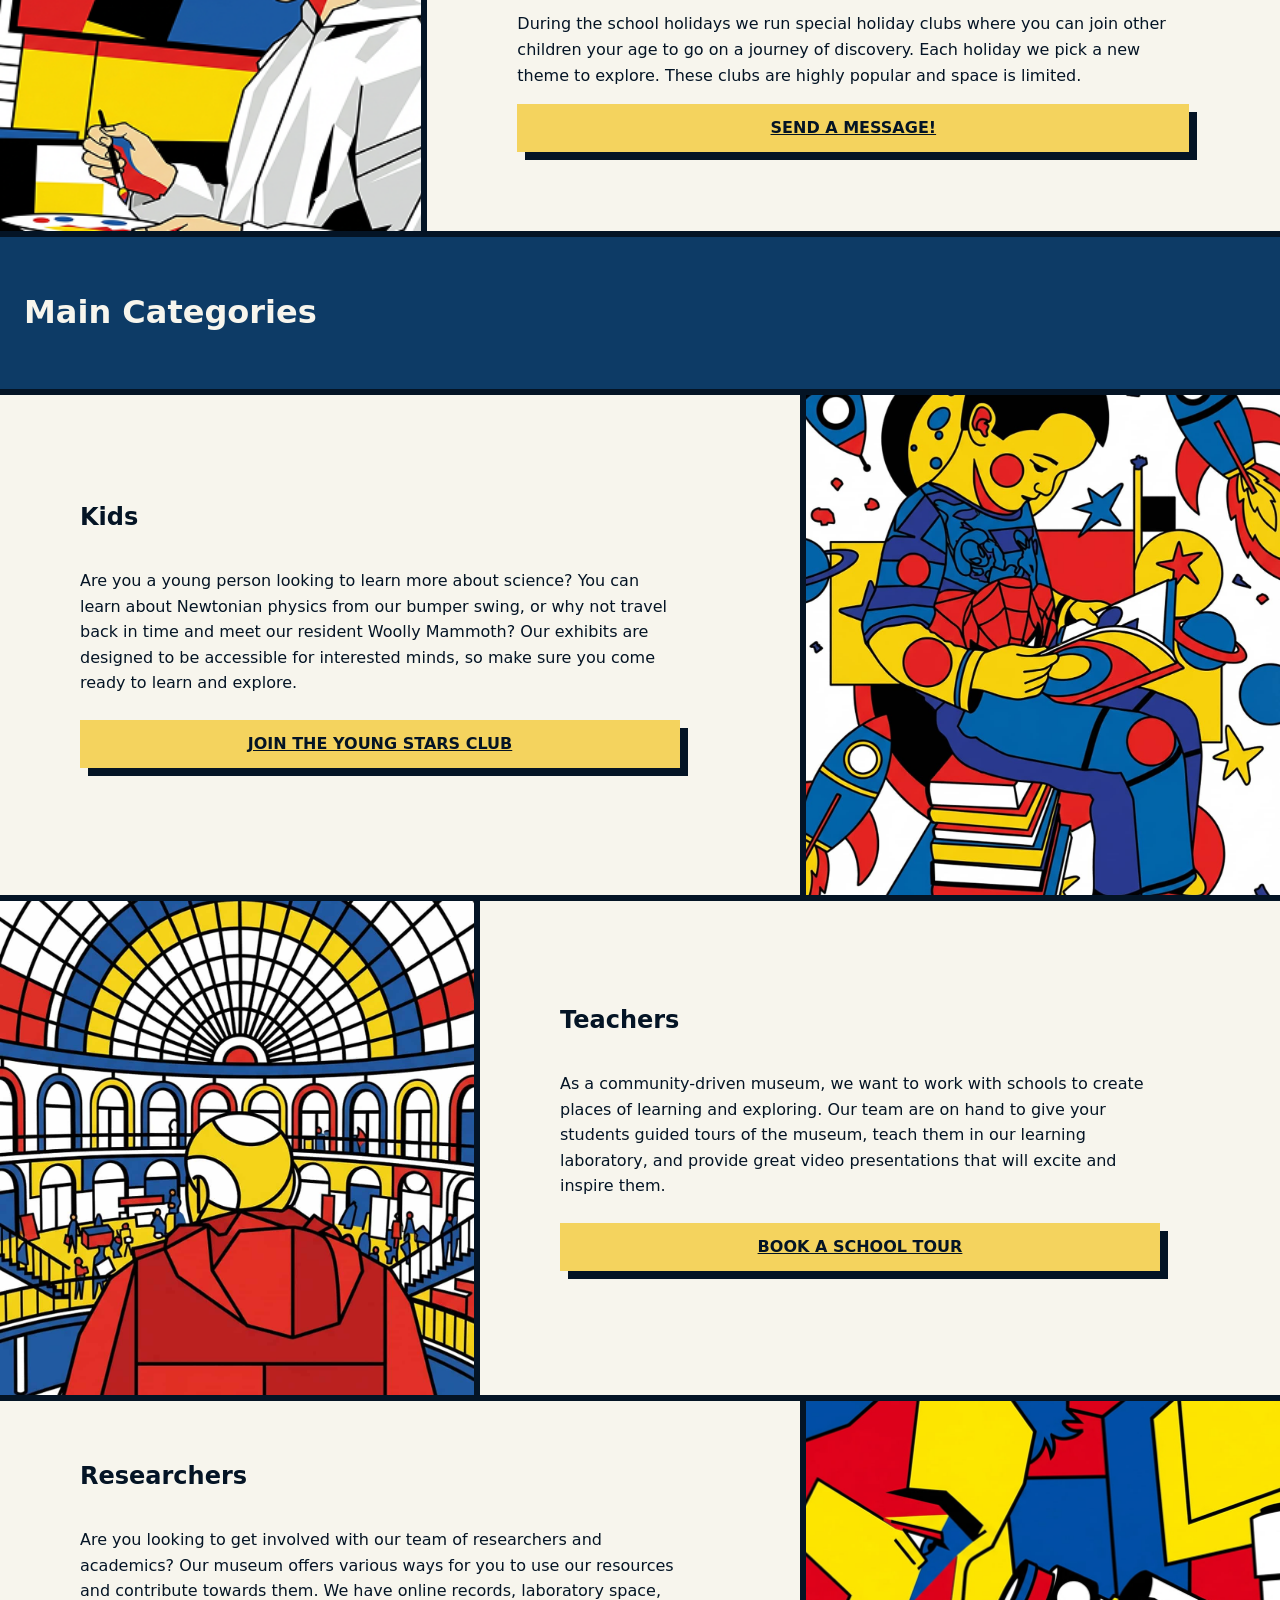
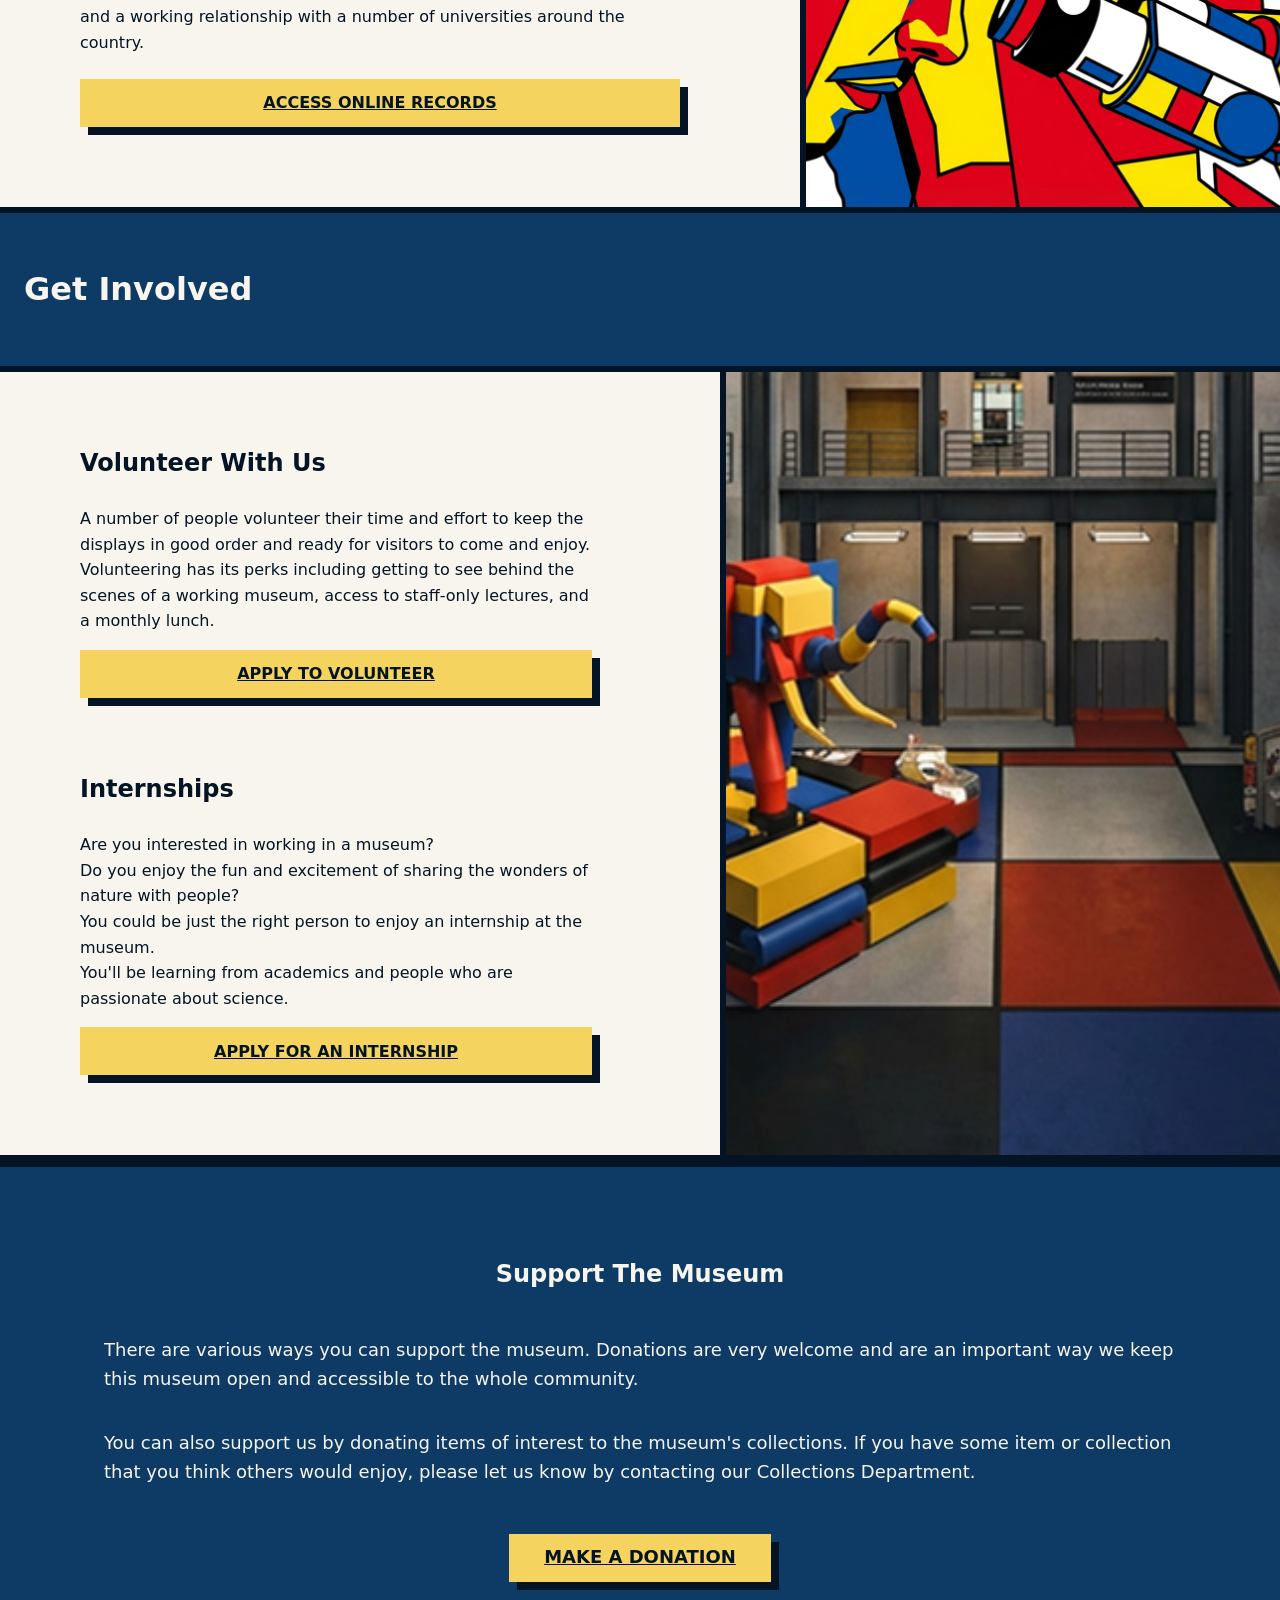
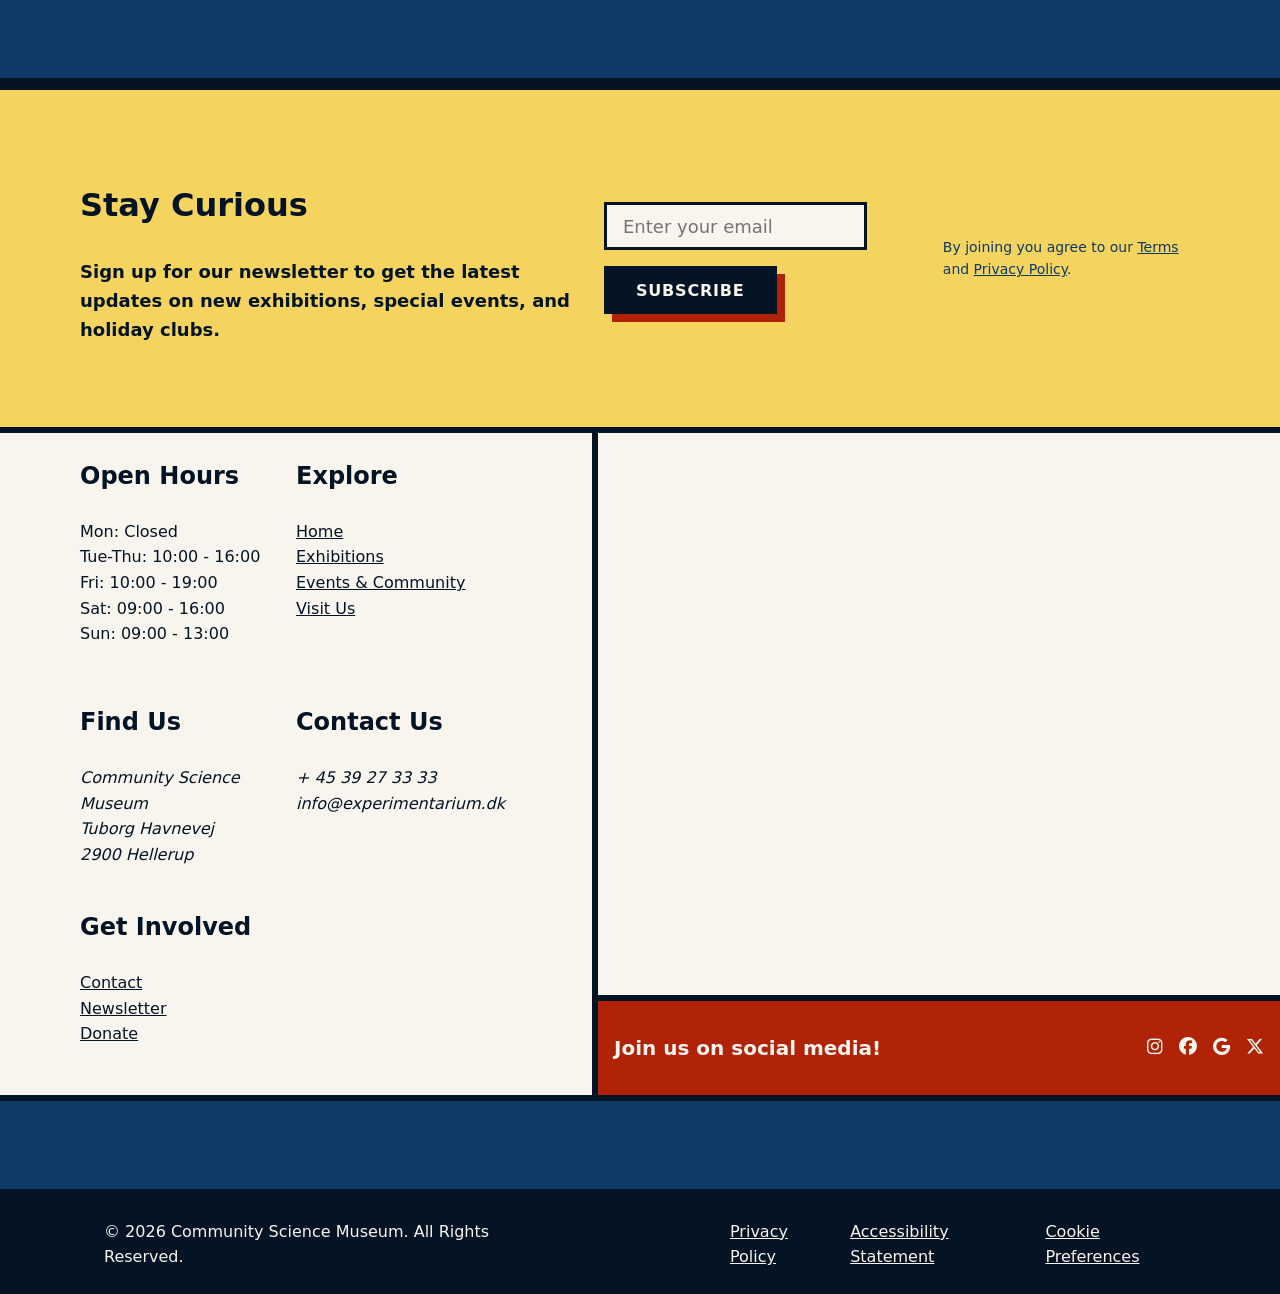
<file: events.html>
﻿<!DOCTYPE html>
<html lang="en">
    <head>
        <title>Community Science Museum | Events & Community</title>
        <link rel="stylesheet" href="https://cdnjs.cloudflare.com/ajax/libs/font-awesome/6.4.0/css/all.min.css">
        <meta charset="utf-8">
        <meta name="description" content="Explore Community Science Museum events, including Night in the Museum, plus volunteering, internships, and other ways to get involved.">
        <meta name="viewport" content="width=device-width, initial-scale=1.0">
        <link rel="icon" href="images/rainy-days-logo/favicon.ico">
        <link rel="stylesheet" href="css/tokens.css">
        <link rel="stylesheet" href="css/base.css">
        <link rel="stylesheet" href="css/layout.css">
        <link rel="stylesheet" href="css/components.css">
        <link rel="stylesheet" href="css/utilities.css">
    </head>
    <body>
        <a class="skip-link" href="#main">Skip to main content</a>

    <div class="topbar">
        <div class="topbar-inner">
            <nav class="top-nav" aria-label="Utility navigation">
                <ul>
                    <li><a href="coming-soon.html">Login</a></li>
                    <li><a href="coming-soon.html">Sign Up</a></li>
                </ul>
            </nav>
            <div class="country-select">
                <select id="topbar-country-select" name="country" aria-label="Select your country">
                    <option value="">Country</option>
                    <option value="norway">Norwegian</option>
                    <option value="denmark">Danish</option>
                    <option value="sweden">Swedish</option>
                    <option value="england">English</option>
                    <option value="germany">German</option>
                </select>
                <img src="images/stock-photos/pixabay-flag-norway.jpg" alt="Norway flag">
            </div>
        </div>
    </div>

    <header>
        <div class="header-inner">
            <a href="index.html" class="logo">
                <picture>
                    <source media="(min-width: 900px)" srcset="images/logo-images/SP1-logo-update.png">
                    <img src="images/logo-images/SP1-logo-update.png" alt="Museum of Science Logo">
                </picture>
            </a>

            <nav class="main-nav" aria-label="Desktop navigation">    
                <ul class="nav-list">
                    <li><a href="exhibitions.html">Exhibitions</a></li>
                    <li><a href="visit.html">Visit Us</a></li>
                    <li><a href="events.html">Events</a></li>
                </ul>
            </nav>

            <div class="header-icons-box">
              <div class="header-icons">
                  <label for="menu-toggle" class="menu-toggle-label icon-link">
                      <i class="fa-solid fa-bars"></i>
                      <span class="sr-only">Toggle navigation menu</span>
                  </label>
                <a href="visit.html" class="btn">Ticket</a>
              </div>
            </div>
            
        </div>

        <input type="checkbox" id="menu-toggle" class="menu-toggle-checkbox">
        <nav class="main-nav-mobile" aria-label="Mobile navigation">
            <ul class="nav-list-mobile">
                <li><a href="exhibitions.html">Exhibitions</a></li>
                <li><a href="visit.html">Visit Us</a></li>
                <li><a href="events.html">Events</a></li>
            </ul>
        </nav>
    </header>

    <div class="banner">
      <div class="banner-inner">
          <p class="banner-welcome">Welcome to the Community Science Museum</p>
          <ul class="banner-info-list" aria-label="Museum information">
            <li>Open Today: 10:00 - 16:00</li>
            <li>Free General Admission</li>
            <li class="banner-address">Science Center Blvd 1, Oslo</li>
          </ul>
          <a href="visit.html" class="btn-mobile">Ticket</a>
      </div>
    </div>

    <main id="main">
      
        <section class="page-title">
            <div class="container page-grid">
            <div class="page-title-text">
                <nav class="breadcrumbs" aria-label="Breadcrumb">
                <a href="index.html">Home</a> / <span aria-current="page">Events & Community</span>
                </nav>
                <h1>Events & Community</h1>
                <p>Science is best experienced together. 
                    From weekly clubs for young explorers to vital volunteering opportunities, 
                    discover how you can get involved with the Community Science Museum.</p>
            </div>
            <div class="page-visual">
                <img src="images/project-images/mammut-no-bkg-compressed.png" alt="Illustration of people exploring science" class="hero-illustration">
            </div>
            </div>
        </section>

        <section class="upcoming-events">
            <header class="sub-header">
                <h2>Events</h2>
            </header>

            <div class="event-wrapper">
                <div class="container event-layout">
                    <article class="event-info night-museum">
                        <div class="info-block">
                            <h3>Night in the Museum</h3>
                            <p>Get your family together for an exciting night 
                                in the museum as you sleep over beside dinosaurs and 
                                science displays. Bring your own sleeping bag and get 
                                ready to rough it as we go exploring the wonders of science.</p>
                            <a href="coming-soon.html" class="btn-yellow">Read More!</a>
                        </div>
                    </article>

                    <article class="event-info visiting-professor">
                        <div class="info-block">
                            <h3>Visiting Professor of Aeronautics</h3>
                            <p>It is our pleasure to announce that Prof Sheila Widnall from the Massachusetts 
                                Institute of Technology will 
                                be delivering 3 lectures on the development of 
                                aeronautics and where the future lies in this exciting 'space'.</p>
                            <a href="coming-soon.html" class="btn-yellow">Read More!</a>
                        </div>
                    </article>
                </div>
                <div class="media-panel">
                    <img src="images/stock-photos/museumsign-bkg-compressed.jpg" alt="Dinosaurs in the museum" class="full-width-img">
                </div> 
            </div>

            <div class="holiday-wrapper">
                <article class="holiday-club">
                    <div class="container holiday-layout info-panel">
                        <h3>Holiday Clubs</h3>
                        <p>During the school holidays we run special holiday clubs where you can join other children your age to go on a journey of discovery. Each holiday we pick a new theme to explore. These clubs are highly popular and space is limited.</p>
                        <a href="coming-soon.html" class="btn-yellow">Send a message!</a>
                    </div>
                    <div class="media-panel">
                        <img src="images/project-images/vr2-bkg-compressed.png" alt="Child using VR" class="full-width-img">
                    </div>
                </article>
            </div>
            
        </section>

        <section class="content-section featured-section events-featured">
            <header class="sub-header">
                <h2>Main Categories</h2>
            </header>
            
            <div class="featured-block">
                <article class="container display-item category-kids">
                    <div class="display-content">
                        <div class="display-header">
                            <h3>Kids</h3>
                        </div>
                        <p>Are you a young person looking to learn more about science? You can learn about Newtonian physics from our bumper swing, or why not travel back in time and meet our resident Woolly Mammoth? Our exhibits are designed to be accessible for interested minds, so make sure you come ready to learn and explore.</p>
                        <a href="coming-soon.html" class="btn-yellow border-bottom">Join the Young Stars Club</a>
                    </div>
                </article>
                <div class="display-visual">
                    <img src="images/project-images/kids-bkg-compressed.jpg" alt="Children exploring science exhibits" class="abstract-art">
                </div>
            </div>

            <div class="featured-block inverse-block">
                <article class="container display-item category-teachers">
                    <div class="display-content">
                        <div class="display-header">
                            <h3>Teachers</h3>
                        </div>
                        <p>As a community-driven museum, we want to work with schools to create places of learning and exploring. Our team are on hand to give your students guided tours of the museum, teach them in our learning laboratory, and provide great video presentations that will excite and inspire them.</p>
                        <a href="coming-soon.html" class="btn-yellow border-bottom">Book a School Tour</a>
                    </div>
                </article>
                <div class="display-visual">
                    <img src="images/project-images/professor-bkg-compressed.jpg" alt="Teacher leading students through a museum session" class="abstract-art">
                </div>
            </div>

            <div class="featured-block">
                <article class="container display-item category-researchers">
                    <div class="display-content">
                        <div class="display-header">
                            <h3>Researchers</h3>
                        </div>
                        <p>Are you looking to get involved with our team of researchers and academics? Our museum offers various ways for you to use our resources and contribute towards them. We have online records, laboratory space, and a working relationship with a number of universities around the country.</p>
                        <a href="coming-soon.html" class="btn-yellow border-bottom">Access Online Records</a>
                    </div>
                </article>
                <div class="display-visual">
                    <img src="images/project-images/scientist-bkg-compressed.jpg" alt="Researcher working in a museum science lab" class="abstract-art">
                </div>
            </div>
        </section>

        <section class="get-involved">
            <header class="sub-header">
                <h2>Get Involved</h2>
            </header>

            <div class="event-wrapper get-involved-grid">
                <div class="container join-us get-involved-content">
                    <article class="volunteer">
                        <h3>Volunteer With Us</h3>
                        <p>A number of people volunteer their time and effort to keep the displays in good order and ready for visitors to come and enjoy. <br>
                            Volunteering has its perks including getting to see behind the scenes of a working museum, access to staff-only lectures, and a monthly lunch.</p>
                        <a href="coming-soon.html" class="btn-yellow border-bottom">Apply to Volunteer</a>    
                    </article>
                    <article class="internship">
                        <h3>Internships</h3>
                        <p>Are you interested in working in a museum? <br>
                            Do you enjoy the fun and excitement of sharing the wonders of nature with people? <br>
                            You could be just the right person to enjoy an internship at the museum. <br>
                            You'll be learning from academics and people who are passionate about science.</p>
                            <a href="coming-soon.html" class="btn-yellow border-bottom">Apply for an Internship</a>
                    </article>
                </div>

                <div class="media-panel">
                    <img src="images/project-images/SP1-museum-imagerevamp-9.jpg" alt="Researcher working in a museum science lab" class="full-width-img">
                </div>
            </div>
        </section>

        <section class="blue-divider">
            <div class="container donate-support">
                <div class="info-panel">
                    <h3>Support The Museum</h3>
                    <p>There are various ways you can support the museum. Donations are very welcome and are an important way we keep this museum open and accessible to the whole community.</p>
                    <p>You can also support us by donating items of interest to the museum's collections. If you have some item or collection that you think others would enjoy, please let us know by contacting our Collections Department.</p>
                    <br>
                    <a href="coming-soon.html" class="btn-yellow border-bottom">Make a Donation</a>
                </div>
            </div>
        </section>

        </main>

        <footer>
      <div class="footer-inner">
          <div class="footer-newsletter">
            <section class="container newsletter-inner">
              <div class="newsletter-text">
                <h2>Stay Curious</h2>
                <p>Sign up for our newsletter to get the latest updates on new exhibitions, special events, and holiday clubs.</p> 
              </div>
              <form action="#" class="newsletter-form">
                <label for="newsletter-email" class="sr-only">Email address</label>
                <div class="form-group">
                  <input type="email" id="newsletter-email" placeholder="Enter your email" required>
                  <button type="submit" class="btn btn-narrow">Subscribe</button>
                </div>
              </form>  
              <p class="legal-text">
                                By joining you agree to our <a href="coming-soon.html">Terms</a> and <a href="coming-soon.html">Privacy Policy</a>.
              </p>
            </section>
          </div>

          <div class="footer-main">
            <div class="container footer-info">

              <section class="footer-section footer-highlight">
                <h3>Open Hours</h3>
                <p> Mon: Closed <br>
                  Tue-Thu: 10:00 - 16:00 <br>
                  Fri: 10:00 - 19:00 <br>
                  Sat: 09:00 - 16:00 <br>
                  Sun: 09:00 - 13:00 </p>
              </section>

              <section class="footer-section">
                <h3>Explore</h3>
                <nav class="footer-nav" aria-label="Footer navigation">
                  <ul>
                    <li><a href="index.html">Home</a></li>
                    <li><a href="exhibitions.html">Exhibitions</a></li>
                    <li><a href="events.html">Events &amp; Community</a></li>
                    <li><a href="visit.html">Visit Us</a></li>
                  </ul>
                </nav>
              </section>

              <section class="footer-section">
                <h3>Find Us</h3>
                <address>
                  Community Science Museum<br>
                  Tuborg Havnevej<br>
                  2900 Hellerup
                </address>
              </section>

              <section class="footer-section">
                <h3>Contact Us</h3>
                <address>
                  + 45 39 27 33 33 <br>
                  info@experimentarium.dk
                </address>
              </section>

              <section class="footer-section">
                <h3>Get Involved</h3>
                <ul>
                  <li><a href="coming-soon.html">Contact</a></li>
                  <li><a href="coming-soon.html">Newsletter</a></li>
                  <li><a href="coming-soon.html">Donate</a></li>
                </ul>
              </section>
            </div>

            <div class="footer-aside">
              <div class="footer-map">
                <iframe title="Map showing the location of the Community Science Museum at Tuborg Havnevej 7, 2900 Hellerup, Denmark" src="https://www.google.com/maps?q=Experimentarium,+Tuborg+Havnevej+7,+2900+Hellerup,+Denmark&output=embed" allowfullscreen loading="lazy" referrerpolicy="no-referrer-when-downgrade"></iframe>
              </div>
              <section class="footer-social">
                <h4 class="container">Join us on social media!</h4>
                <ul class="container">
                                    <li><a href="coming-soon.html" aria-label="Instagram"><i class="fa-brands fa-instagram"></i></a></li>
                                    <li><a href="coming-soon.html" aria-label="Facebook"><i class="fa-brands fa-facebook"></i></a></li>
                                    <li><a href="coming-soon.html" aria-label="Google"><i class="fa-brands fa-google"></i></a></li>
                                    <li><a href="coming-soon.html" aria-label="Twitter / X"><i class="fa-brands fa-x-twitter"></i></a></li>
                </ul>
              </section>
            </div>
          </div>
      </div>
      <div class="blue-divider sub-header">
      </div>
    </footer>

    <div class="bottombar">
      <div class="bottombar-inner">
        
        <p class="container">
          &copy; 2026 Community Science Museum. All Rights Reserved.
        </p>
        
        <nav class="bottom-nav container">
          <ul>
            <li><a href="coming-soon.html">Privacy Policy</a></li>
            <li><a href="coming-soon.html">Accessibility Statement</a></li>
            <li><a href="coming-soon.html">Cookie Preferences</a></li>
          </ul>
        </nav>

      </div>
        </div>
    </body>
</html>
</file>
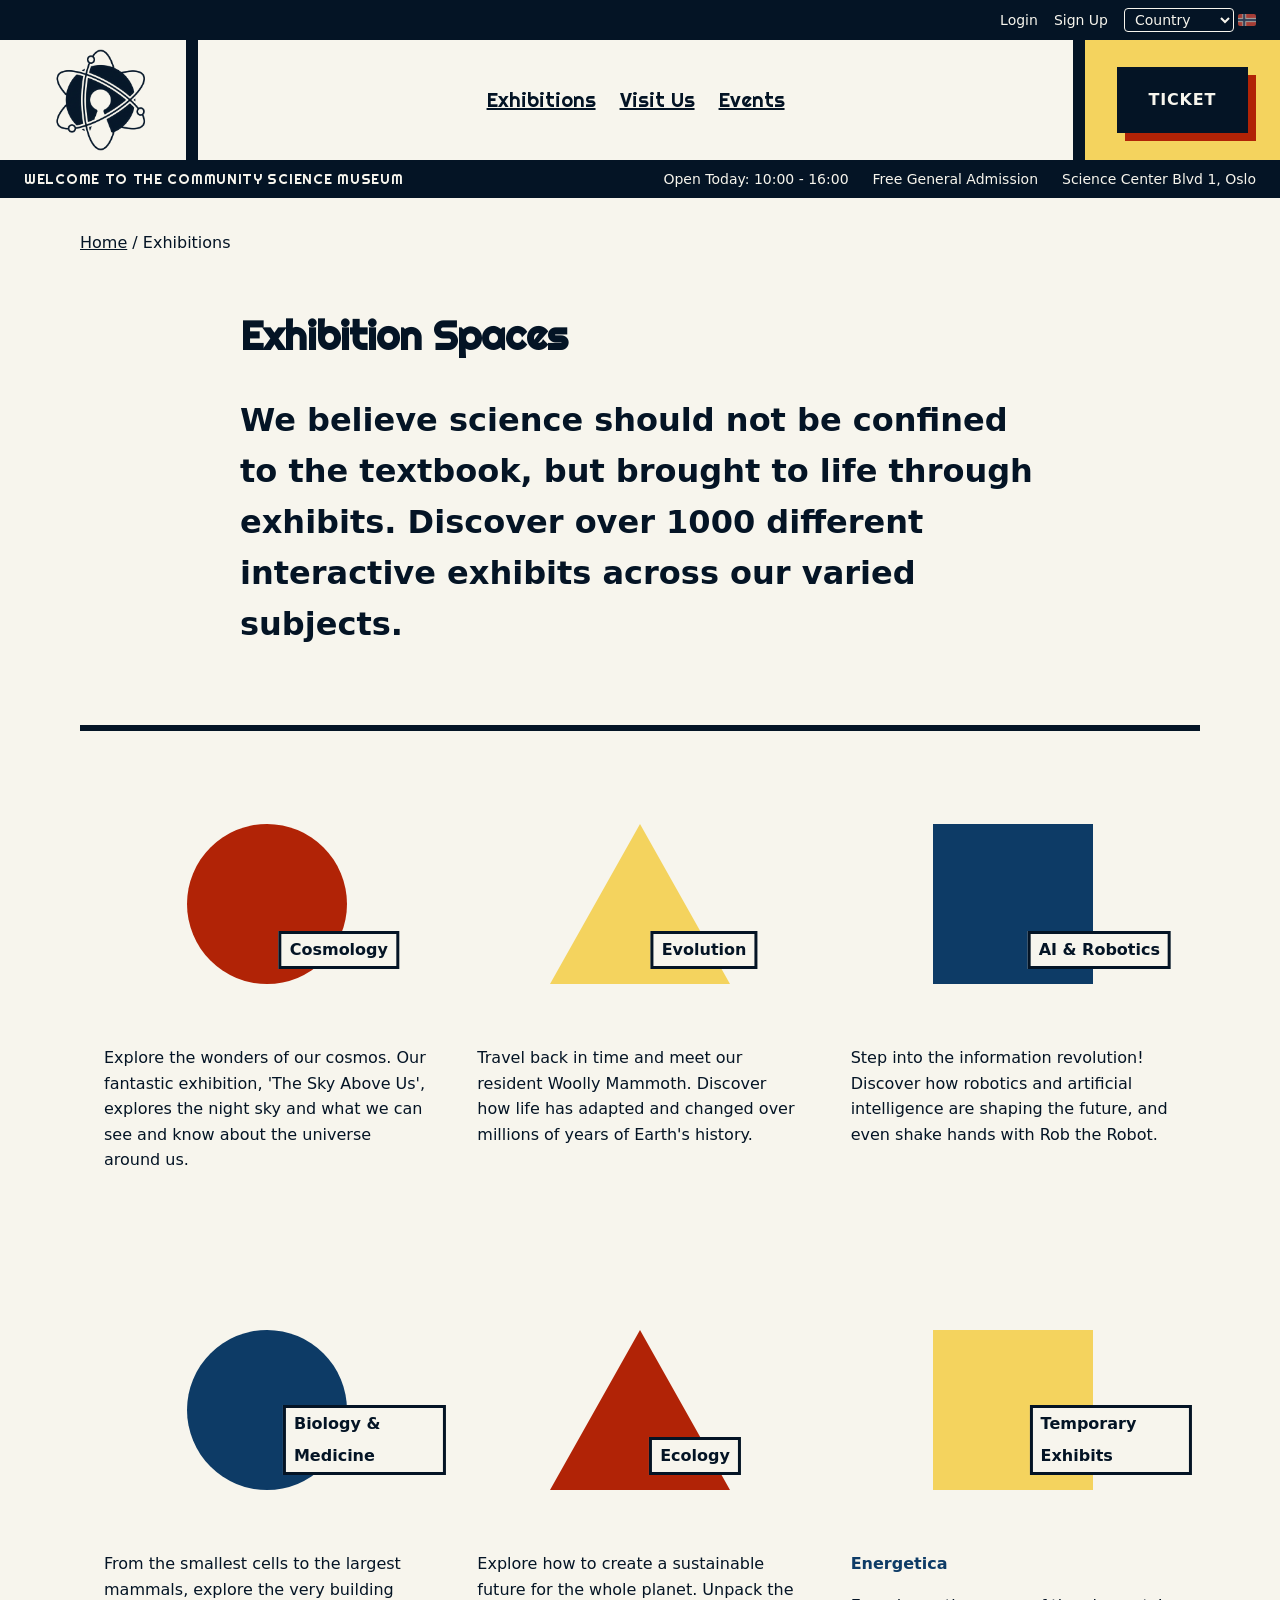
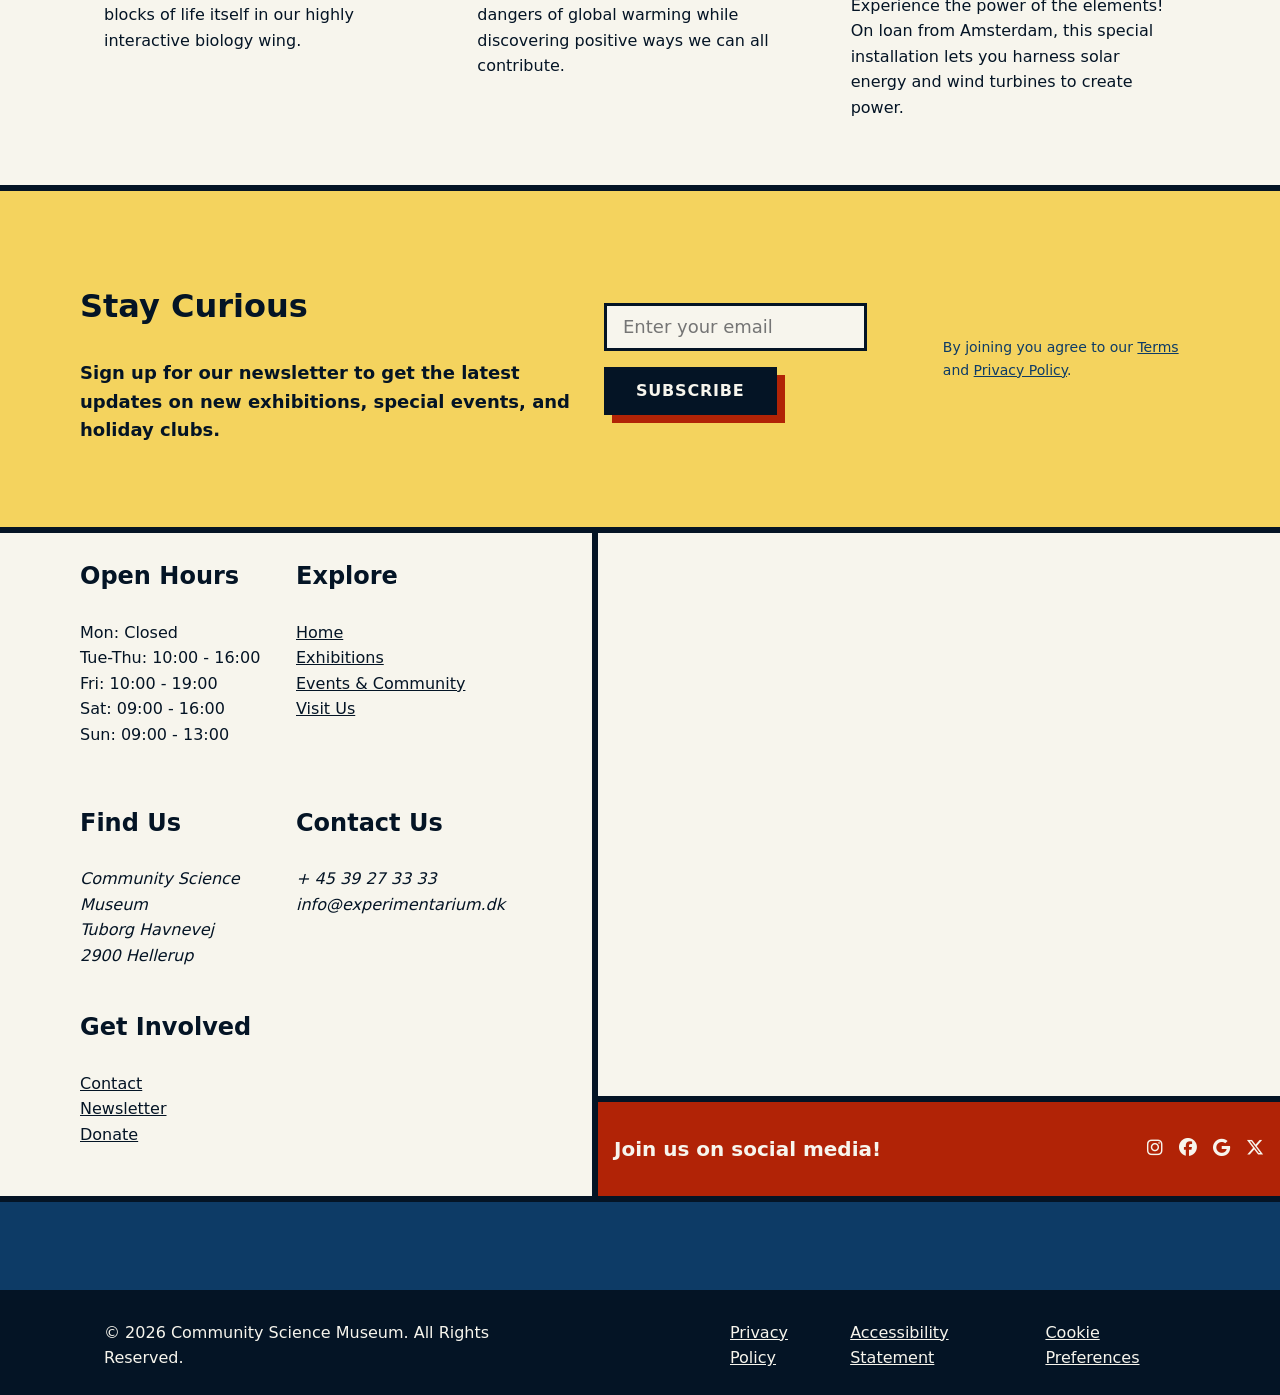
<file: exhibitions.html>
<!DOCTYPE html>
<html lang="en">
  <head>
    <title>Community Science Museum | Exhibitions</title>
    <link rel="stylesheet" href="https://cdnjs.cloudflare.com/ajax/libs/font-awesome/6.4.0/css/all.min.css">
    <meta charset="utf-8">
    <meta name="description" content="Browse all Community Science Museum exhibitions, from cosmology and evolution to robotics, ecology, biology, medicine, and Energetica.">
    <meta name="viewport" content="width=device-width, initial-scale=1.0">
    <link rel="icon" href="images/rainy-days-logo/favicon.ico">
    <link rel="stylesheet" href="css/tokens.css">
    <link rel="stylesheet" href="css/base.css">
    <link rel="stylesheet" href="css/layout.css">
    <link rel="stylesheet" href="css/components.css">
    <link rel="stylesheet" href="css/utilities.css">
  </head>
  <body>
    <a class="skip-link" href="#main">Skip to main content</a>

    <div class="topbar">
        <div class="topbar-inner">
            <nav class="top-nav" aria-label="Utility navigation">
                <ul>
                    <li><a href="coming-soon.html">Login</a></li>
                    <li><a href="coming-soon.html">Sign Up</a></li>
                </ul>
            </nav>
            <div class="country-select">
                <select id="topbar-country-select" name="country" aria-label="Select your country">
                    <option value="">Country</option>
                    <option value="norway">Norwegian</option>
                    <option value="denmark">Danish</option>
                    <option value="sweden">Swedish</option>
                    <option value="england">English</option>
                    <option value="germany">German</option>
                </select>
                <img src="images/stock-photos/pixabay-flag-norway.jpg" alt="Norway flag">
            </div>
        </div>
    </div>

    <header>
        <div class="header-inner">
            <a href="index.html" class="logo">
                <picture>
                    <source media="(min-width: 900px)" srcset="images/logo-images/SP1-logo-update.png">
                    <img src="images/logo-images/SP1-logo-update.png" alt="Museum of Science Logo">
                </picture>
            </a>

            <nav class="main-nav" aria-label="Desktop navigation">    
                <ul class="nav-list">
                    <li><a href="exhibitions.html">Exhibitions</a></li>
                    <li><a href="visit.html">Visit Us</a></li>
                    <li><a href="events.html">Events</a></li>
                </ul>
            </nav>

            <div class="header-icons-box">
              <div class="header-icons">
                  <label for="menu-toggle" class="menu-toggle-label icon-link">
                      <i class="fa-solid fa-bars"></i>
                      <span class="sr-only">Toggle navigation menu</span>
                  </label>
                <a href="visit.html" class="btn">Ticket</a>
              </div>
            </div>
            
        </div>

        <input type="checkbox" id="menu-toggle" class="menu-toggle-checkbox">
        <nav class="main-nav-mobile" aria-label="Mobile navigation">
            <ul class="nav-list-mobile">
                <li><a href="exhibitions.html">Exhibitions</a></li>
                <li><a href="visit.html">Visit Us</a></li>
                <li><a href="events.html">Events</a></li>
            </ul>
        </nav>
    </header>

    <div class="banner">
      <div class="banner-inner">
          <p class="banner-welcome">Welcome to the Community Science Museum</p>
          <ul class="banner-info-list" aria-label="Museum information">
            <li>Open Today: 10:00 - 16:00</li>
            <li>Free General Admission</li>
            <li class="banner-address">Science Center Blvd 1, Oslo</li>
          </ul>
          <a href="visit.html" class="btn-mobile">Ticket</a>
      </div>
    </div>

    <main id="main" class="container">
        <nav class="breadcrumbs">
            <a href="index.html">Home</a> / Exhibitions
        </nav>

        <header class="page-intro">
            <h1>Exhibition Spaces</h1>
            <h2>We believe science should not be confined to the textbook, but brought to life through exhibits. Discover over 1000 different interactive exhibits across our varied subjects.</h2>
        </header>
        
        <hr class="horizontal-divider">

        <ul class="exhibitions-list">
            <li class="exhibition-item">
              <div class="exhibition-card">
                <a href="cosmology.html" aria-label="Go to Cosmology exhibition page">
                  <div class="visual-container">
                    <div class="colored-shape shape-circle red-shape"></div>
                    <div class="shape-image-overlay shape-circle" aria-hidden="true"></div>
                    <div class="name-box">
                      <p>Cosmology</p>
                    </div>
                  </div>
                </a>
                    <div class="content-container">
                        <p>Explore the wonders of our cosmos. Our fantastic exhibition, 'The Sky Above Us', explores the night sky and what we can see and know about the universe around us.</p>
                    </div>
                </div>
            </li>

            <li class="exhibition-item">
              <div class="exhibition-card">
                <a href="coming-soon.html" aria-label="Go to Evolution exhibition details">
                  <div class="visual-container">
                    <div class="colored-shape shape-triangle yellow-shape"></div>
                    <div class="shape-image-overlay shape-triangle-mask" aria-hidden="true"></div>
                    <div class="name-box">
                      <p>Evolution</p>
                    </div>
                  </div>
                </a>
                    <div class="content-container">
                        <p>Travel back in time and meet our resident Woolly Mammoth. Discover how life has adapted and changed over millions of years of Earth's history.</p>
                    </div>
                </div>
            </li>

            <li class="exhibition-item">
              <div class="exhibition-card">
                <a href="coming-soon.html" aria-label="Go to Robotics and AI exhibition details">
                  <div class="visual-container">
                    <div class="colored-shape shape-square blue-shape"></div>
                    <div class="shape-image-overlay shape-square" aria-hidden="true"></div>
                    <div class="name-box">
                      <p>AI & Robotics</p>
                    </div>
                  </div>
                </a>
                  <div class="content-container">
                    <p>Step into the information revolution! Discover how robotics and artificial intelligence are shaping the future, and even shake hands with Rob the Robot.</p>
                  </div>
                </div>
            </li>

            <li class="exhibition-item">
              <div class="exhibition-card">
                <a href="coming-soon.html" aria-label="Go to Biology and Medicine exhibition details">
                  <div class="visual-container">
                    <div class="colored-shape shape-circle blue-dark-shape"></div>
                    <div class="shape-image-overlay shape-circle" aria-hidden="true"></div>
                    <div class="name-box">
                      <p>Biology & Medicine</p>
                    </div>
                  </div>
                </a>
                  <div class="content-container">
                      <p>From the smallest cells to the largest mammals, explore the very building blocks of life itself in our highly interactive biology wing.</p>
                  </div>
                </div>
            </li>

            <li class="exhibition-item">
              <div class="exhibition-card">
                  <a href="coming-soon.html" aria-label="Go to Ecology exhibition details">
                    <div class="visual-container">
                      <div class="colored-shape shape-triangle red-dark-shape"></div>
                      <div class="shape-image-overlay shape-triangle-mask" aria-hidden="true"></div>
                      <div class="name-box">
                        <p>Ecology</p>
                      </div>
                    </div>
                  </a>
                  <div class="content-container">
                    <p>Explore how to create a sustainable future for the whole planet. Unpack the dangers of global warming while discovering positive ways we can all contribute.</p>
                  </div>
                </div>
            </li>

            <li class="exhibition-item">
              <div class="exhibition-card">
                  <a href="coming-soon.html" aria-label="Go to Temporary Exhibits details">
                    <div class="visual-container">
                      <div class="colored-shape shape-square yellow-light-shape"></div>
                      <div class="shape-image-overlay shape-square" aria-hidden="true"></div>
                      <div class="name-box">
                        <p>Temporary Exhibits</p>
                      </div>
                    </div>
                  </a>
                  <div class="content-container">
                    <p><span>Energetica</span></p>
                    <p>Experience the power of the elements! On loan from Amsterdam, this special installation lets you harness solar energy and wind turbines to create power.</p>
                  </div>
                </div>
            </li>
        </ul>
    </main>

    <footer>
      <div class="footer-inner">
          <div class="footer-newsletter">
            <section class="container newsletter-inner">
              <div class="newsletter-text">
                <h2>Stay Curious</h2>
                <p>Sign up for our newsletter to get the latest updates on new exhibitions, special events, and holiday clubs.</p> 
              </div>
              <form action="#" class="newsletter-form">
                <label for="newsletter-email" class="sr-only">Email address</label>
                <div class="form-group">
                  <input type="email" id="newsletter-email" placeholder="Enter your email" required>
                  <button type="submit" class="btn btn-narrow">Subscribe</button>
                </div>
              </form>  
              <p class="legal-text">
                By joining you agree to our <a href="coming-soon.html">Terms</a> and <a href="coming-soon.html">Privacy Policy</a>.
              </p>
            </section>
          </div>

          <div class="footer-main">
            <div class="container footer-info">

              <section class="footer-section footer-highlight">
                <h3>Open Hours</h3>
                <p> Mon: Closed <br>
                  Tue-Thu: 10:00 - 16:00 <br>
                  Fri: 10:00 - 19:00 <br>
                  Sat: 09:00 - 16:00 <br>
                  Sun: 09:00 - 13:00 </p>
              </section>

              <section class="footer-section">
                <h3>Explore</h3>
                <nav class="footer-nav" aria-label="Footer navigation">
                  <ul>
                    <li><a href="index.html">Home</a></li>
                    <li><a href="exhibitions.html">Exhibitions</a></li>
                    <li><a href="events.html">Events &amp; Community</a></li>
                    <li><a href="visit.html">Visit Us</a></li>
                  </ul>
                </nav>
              </section>

              <section class="footer-section">
                <h3>Find Us</h3>
                <address>
                  Community Science Museum<br>
                  Tuborg Havnevej<br>
                  2900 Hellerup
                </address>
              </section>

              <section class="footer-section">
                <h3>Contact Us</h3>
                <address>
                  + 45 39 27 33 33 <br>
                  info@experimentarium.dk
                </address>
              </section>

              <section class="footer-section">
                <h3>Get Involved</h3>
                <ul>
                  <li><a href="coming-soon.html">Contact</a></li>
                  <li><a href="coming-soon.html">Newsletter</a></li>
                  <li><a href="coming-soon.html">Donate</a></li>
                </ul>
              </section>
            </div>

            <div class="footer-aside">
              <div class="footer-map">
                <iframe title="Map showing the location of the Community Science Museum at Tuborg Havnevej 7, 2900 Hellerup, Denmark" src="https://www.google.com/maps?q=Experimentarium,+Tuborg+Havnevej+7,+2900+Hellerup,+Denmark&output=embed" allowfullscreen loading="lazy" referrerpolicy="no-referrer-when-downgrade"></iframe>
              </div>
              <section class="footer-social">
                <h4 class="container">Join us on social media!</h4>
                <ul class="container">
                  <li><a href="coming-soon.html" aria-label="Instagram"><i class="fa-brands fa-instagram"></i></a></li>
                  <li><a href="coming-soon.html" aria-label="Facebook"><i class="fa-brands fa-facebook"></i></a></li>
                  <li><a href="coming-soon.html" aria-label="Google"><i class="fa-brands fa-google"></i></a></li>
                  <li><a href="coming-soon.html" aria-label="Twitter / X"><i class="fa-brands fa-x-twitter"></i></a></li>
                </ul>
              </section>
            </div>
          </div>
      </div>
      <div class="blue-divider sub-header">
      </div>
    </footer>

    <div class="bottombar">
      <div class="bottombar-inner">
        
        <p class="container">
          &copy; 2026 Community Science Museum. All Rights Reserved.
        </p>
        
        <nav class="bottom-nav container">
          <ul>
            <li><a href="coming-soon.html">Privacy Policy</a></li>
            <li><a href="coming-soon.html">Accessibility Statement</a></li>
            <li><a href="coming-soon.html">Cookie Preferences</a></li>
          </ul>
        </nav>

      </div>
    </div>
  </body>
</html>
</file>
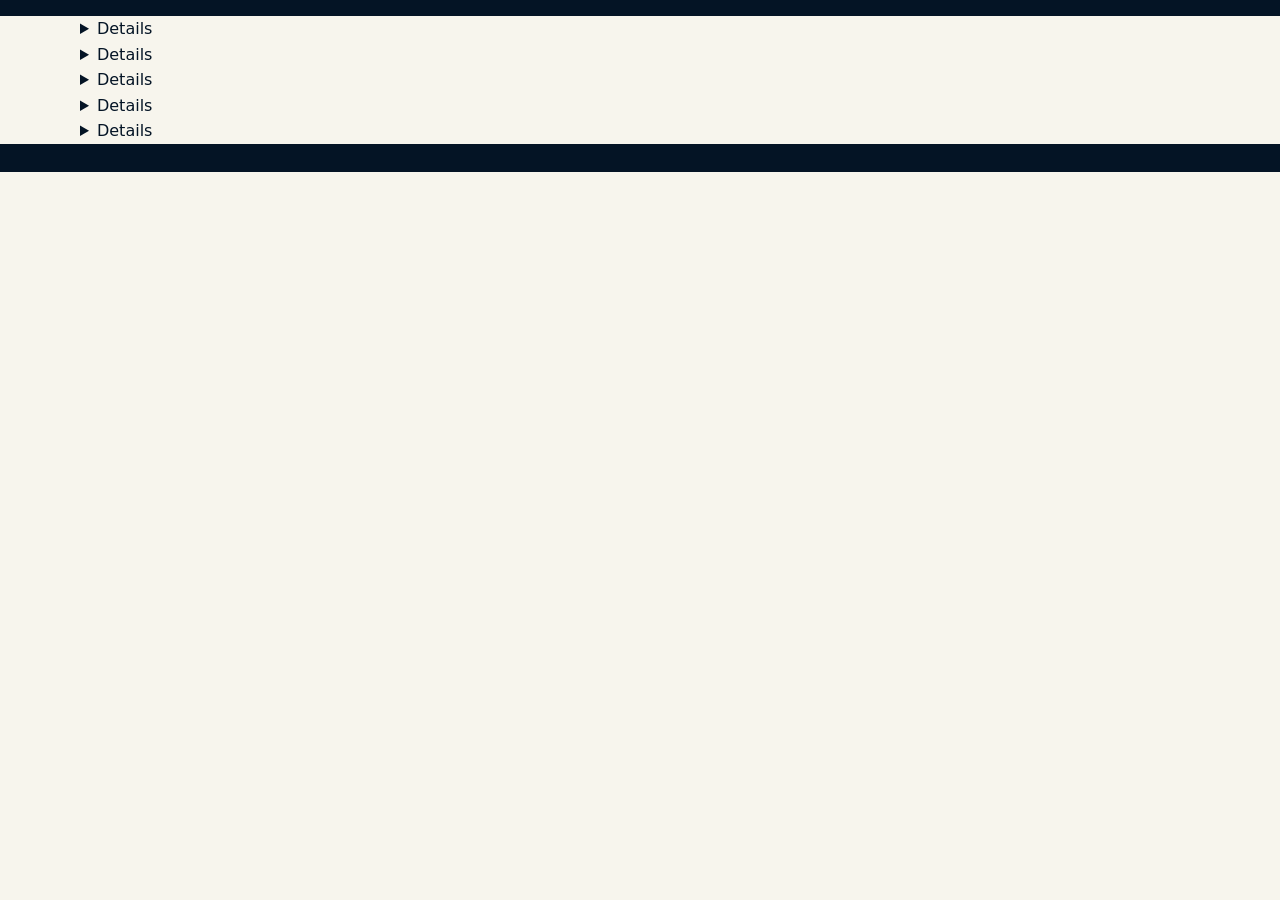
<file: product-specific.html>
<!DOCTYPE html>
<html lang="en">
  <head>
    <title>Semester Project 1 | Product Details</title>
    <link rel="stylesheet" href="https://cdnjs.cloudflare.com/ajax/libs/font-awesome/6.4.0/css/all.min.css">
    <meta charset="utf-8">
    <meta name="description" content="Placeholder description for the product details page.">
    <meta name="viewport" content="width=device-width, initial-scale=1.0">
    <link rel="icon" href="images/rainy-days-logo/favicon.ico">
    <link rel="stylesheet" href="css/tokens.css">
    <link rel="stylesheet" href="css/base.css">
    <link rel="stylesheet" href="css/layout.css">
    <link rel="stylesheet" href="css/components.css">
    <link rel="stylesheet" href="css/utilities.css">
  </head>
  <body>
    <a class="skip-link" href="#main"></a>

    <div class="topbar">
      <div class="topbar-inner">
        <nav class="top-nav">
          <ul></ul>
        </nav>
        <div class="country-select"></div>
      </div>
    </div>

    <header>
      <div class="header-inner">
        <a href="index.html" class="logo"></a>

        <nav class="main-nav" aria-label="Desktop navigation">
          <ul class="nav-list"></ul>
        </nav>

        <div class="header-icons"></div>
      </div>

      <input type="checkbox" id="menu-toggle" class="menu-toggle-checkbox">
      <nav class="main-nav-mobile" aria-label="Mobile navigation">
        <ul class="nav-list-mobile"></ul>
      </nav>
    </header>

    <main id="main">
      <div class="container product-specific-container">
        <div class="product-top-section">
          <div class="page-header">
            <div class="breadcrumbs"></div>

            <div class="product-layout">
              <div class="product-gallery">
                <div class="gallery-main"></div>
                <div class="gallery-thumbnails"></div>
              </div>

              <div class="product-info"></div>
            </div>
          </div>
        </div>

        <div class="product-bottom-section">
          <section class="product-reviews">
            <div class="section-header"></div>
            <div class="reviews-grid"></div>
          </section>

          <aside class="product-details-accordion">
            <details class="info-item"></details>
            <details class="info-item"></details>
            <details class="info-item"></details>
            <details class="info-item"></details>
            <details class="info-item"></details>
          </aside>
        </div>
      </div>
    </main>

    <footer>
      <div class="footer-inner">
        <div class="footer-newsletter"></div>

        <nav class="footer-nav" aria-label="Footer navigation">
          <ul></ul>
        </nav>

        <div class="footer-icons"></div>

        <a href="index.html" class="logo-footer"></a>
      </div>
    </footer>

    <div class="bottombar">
      <div class="bottombar-inner">
        <nav class="bottom-nav">
          <ul></ul>
        </nav>
        <div class="country-select"></div>
      </div>
    </div>
  </body>
</html>
</file>
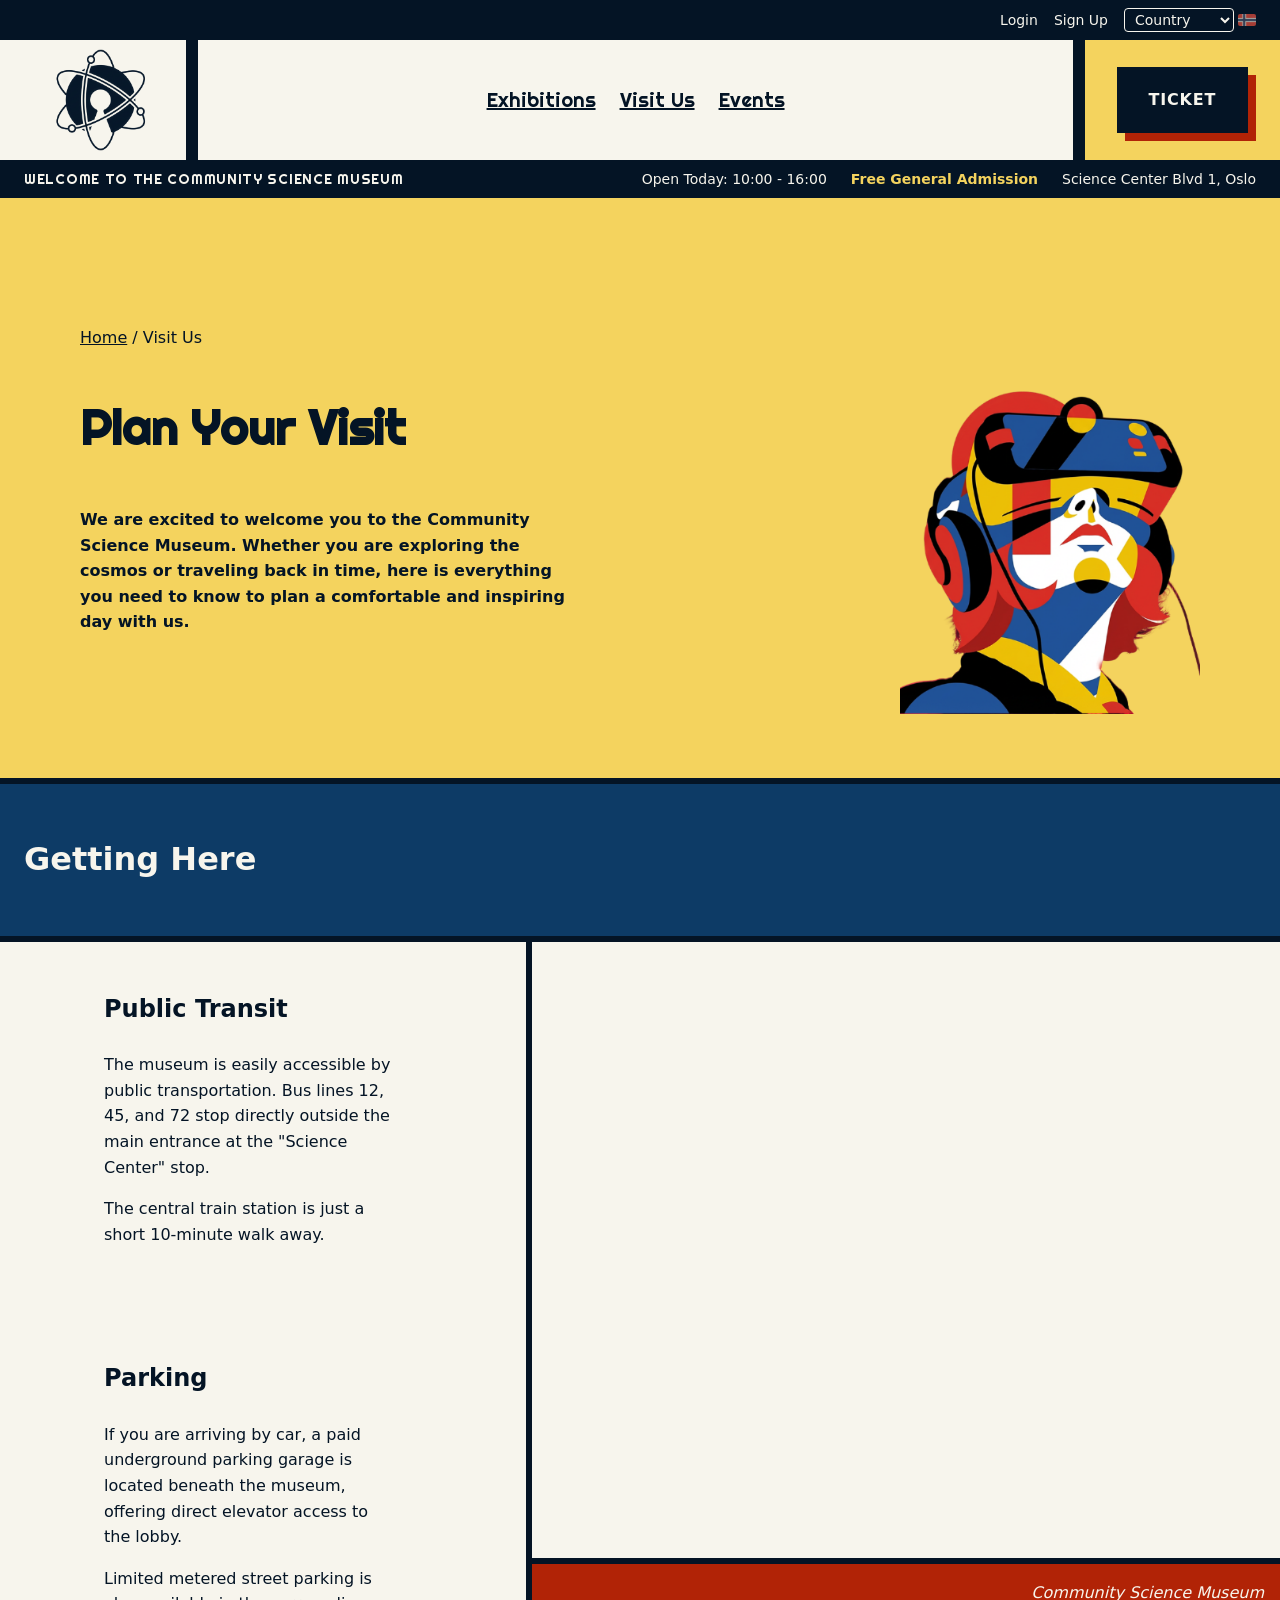
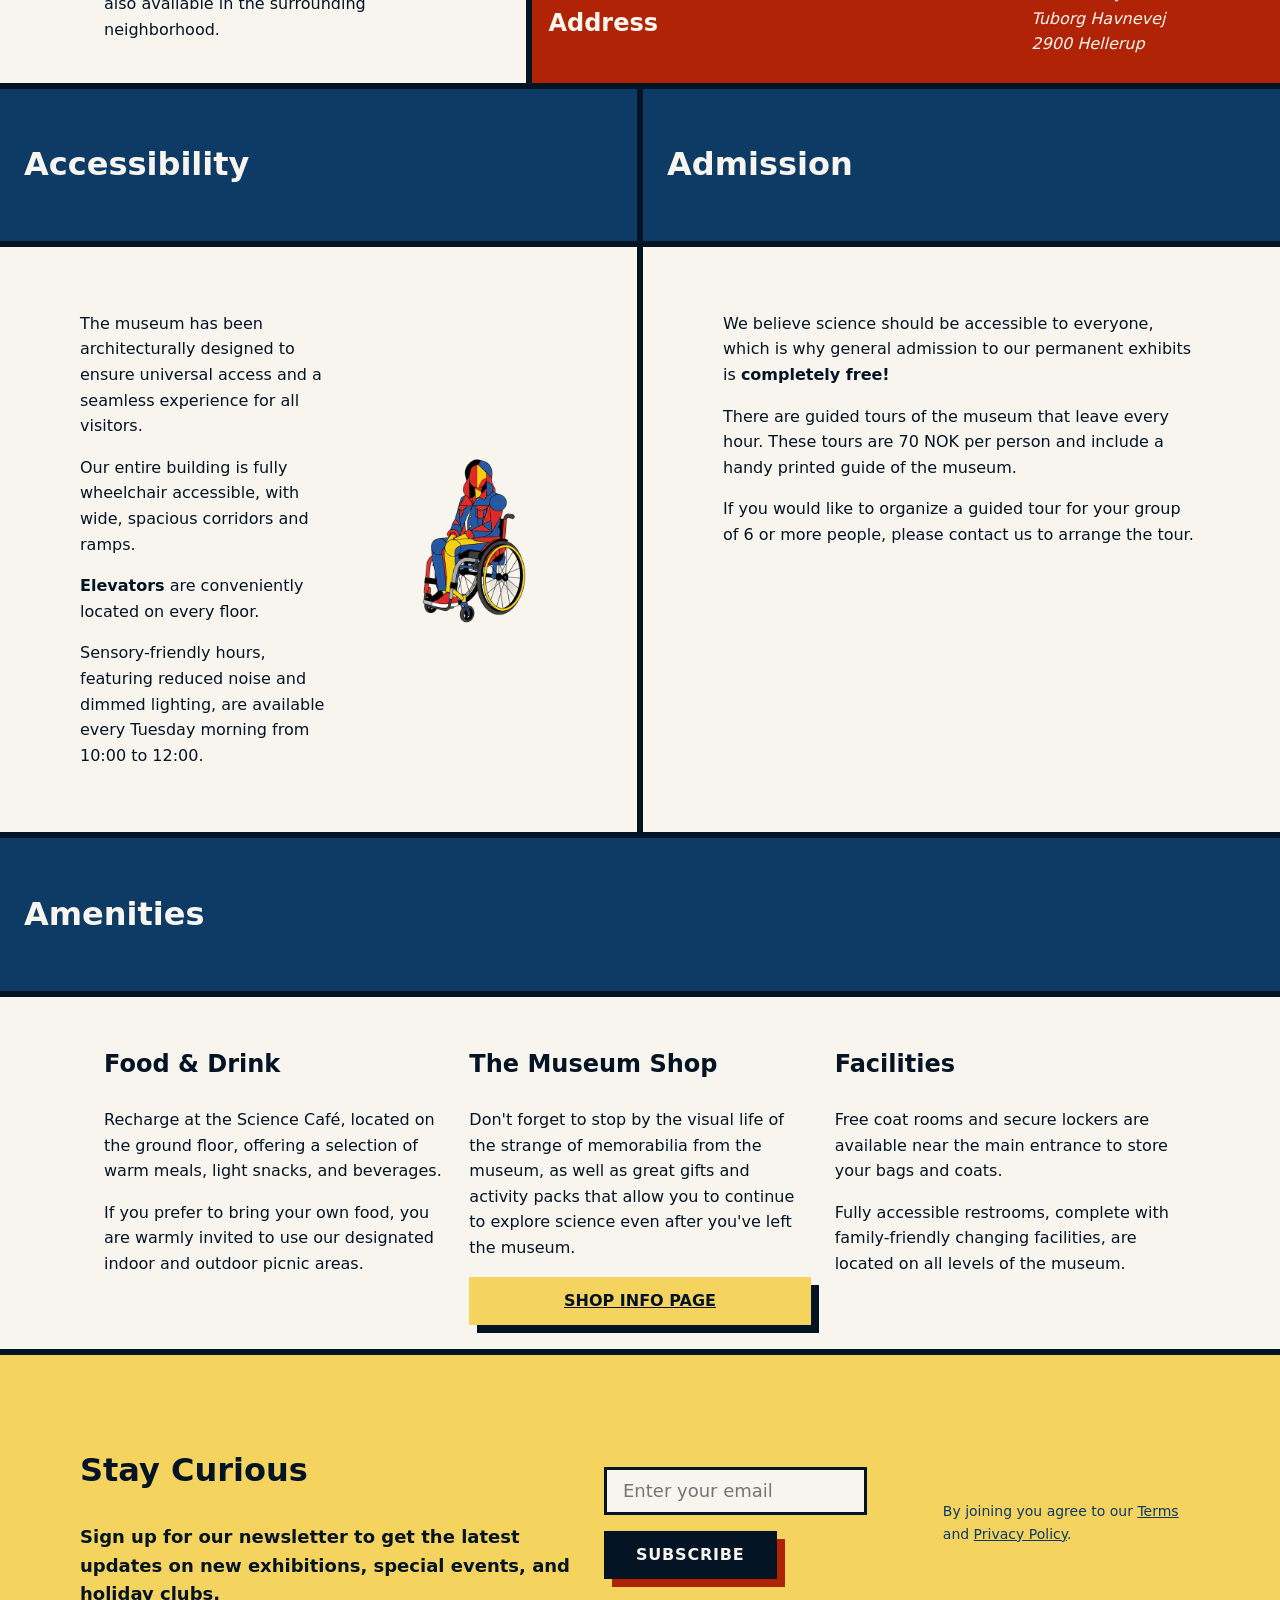
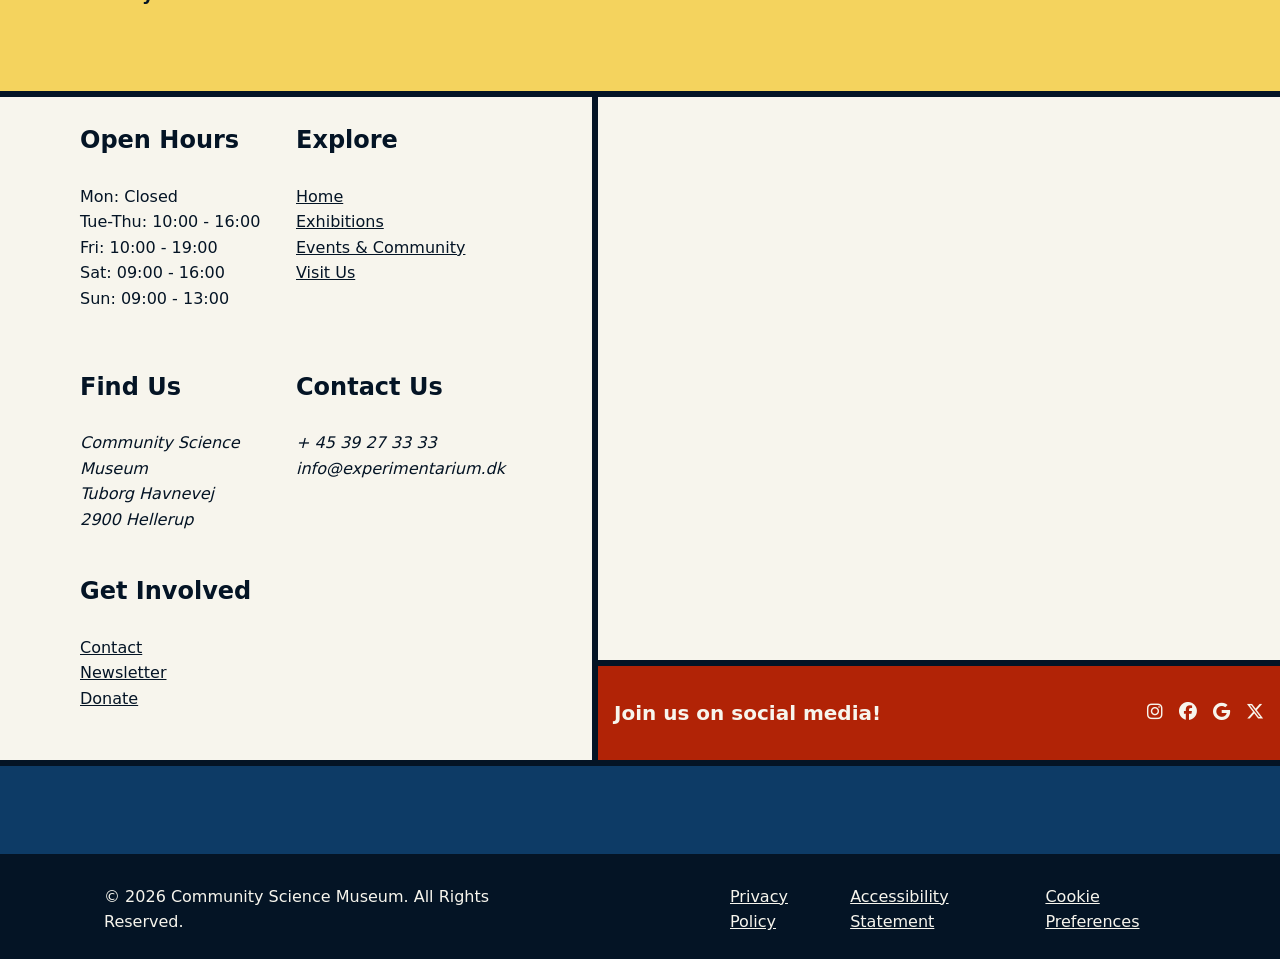
<file: visit.html>
<!DOCTYPE html>
<html lang="en">
  <head>
    <title>Community Science Museum | Visit Us</title>
    <link rel="stylesheet" href="https://cdnjs.cloudflare.com/ajax/libs/font-awesome/6.4.0/css/all.min.css">
    <meta charset="utf-8">
    <meta name="description" content="Plan your visit to Community Science Museum with practical information about location, free admission, opening hours, accessibility, and guided tours.">
    <meta name="viewport" content="width=device-width, initial-scale=1.0">
    <link rel="icon" href="images/rainy-days-logo/favicon.ico">
    <link rel="stylesheet" href="css/tokens.css">
    <link rel="stylesheet" href="css/base.css">
    <link rel="stylesheet" href="css/layout.css">
    <link rel="stylesheet" href="css/components.css">
    <link rel="stylesheet" href="css/utilities.css">
  </head>
  <body>
    <a class="skip-link" href="#main">Skip to main content</a>

    <div class="topbar">
        <div class="topbar-inner">
            <nav class="top-nav" aria-label="Utility navigation">
                <ul>
                    <li><a href="coming-soon.html">Login</a></li>
                    <li><a href="coming-soon.html">Sign Up</a></li>
                </ul>
            </nav>
            <div class="country-select">
                <select id="topbar-country-select" name="country" aria-label="Select your country">
                    <option value="">Country</option>
                    <option value="norway">Norwegian</option>
                    <option value="denmark">Danish</option>
                    <option value="sweden">Swedish</option>
                    <option value="england">English</option>
                    <option value="germany">German</option>
                </select>
                <img src="images/stock-photos/pixabay-flag-norway.jpg" alt="Norway flag">
            </div>
        </div>
    </div>

    <header>
        <div class="header-inner">
            <a href="index.html" class="logo">
                <picture>
                    <source media="(min-width: 900px)" srcset="images/logo-images/SP1-logo-update.png">
                    <img src="images/logo-images/SP1-logo-update.png" alt="Museum of Science Logo">
                </picture>
            </a>

            <nav class="main-nav" aria-label="Desktop navigation">    
                <ul class="nav-list">
                    <li><a href="exhibitions.html">Exhibitions</a></li>
                    <li><a href="visit.html">Visit Us</a></li>
                    <li><a href="events.html">Events</a></li>
                </ul>
            </nav>

            <div class="header-icons-box">
              <div class="header-icons">
                  <label for="menu-toggle" class="menu-toggle-label icon-link">
                      <i class="fa-solid fa-bars"></i>
                      <span class="sr-only">Toggle navigation menu</span>
                  </label>
                <a href="visit.html" class="btn">Ticket</a>
              </div>
            </div>
            
        </div>

        <input type="checkbox" id="menu-toggle" class="menu-toggle-checkbox">
        <nav class="main-nav-mobile" aria-label="Mobile navigation">
            <ul class="nav-list-mobile">
                <li><a href="exhibitions.html">Exhibitions</a></li>
                <li><a href="visit.html">Visit Us</a></li>
                <li><a href="events.html">Events</a></li>
            </ul>
        </nav>
    </header>

    <div class="banner">
      <div class="banner-inner">
          <p class="banner-welcome">Welcome to the Community Science Museum</p>
          <ul class="banner-info-list" aria-label="Museum information">
            <li class="banner-time">Open Today: 10:00 - 16:00</li>
            <li class="banner-admission">Free General Admission</li>
            <li class="banner-address">Science Center Blvd 1, Oslo</li>
          </ul>
          <a href="visit.html" class="btn-mobile">Ticket</a>
      </div>
    </div>

    <main id="main">
      <section class="page-title">
        <div class="container page-grid">
          <div class="page-title-text">
            <nav class="breadcrumbs" aria-label="Breadcrumb">
              <a href="index.html">Home</a> / <span aria-current="page">Visit Us</span>
            </nav>
            <h1>Plan Your Visit</h1>
            <p>We are excited to welcome you to the Community Science Museum. Whether you are exploring the cosmos or traveling back in time, here is everything you need to know to plan a comfortable and inspiring day with us.</p>
          </div>
          <div class="page-visual">
            <img src="images/project-images/vr-no-bkg-compressed.png" alt="Illustration of a person wearing a VR headset" class="hero-illustration">
          </div>
        </div>
      </section>

      <section class="getting-here">
        <header class="sub-header">
            <h2>Getting Here</h2>
        </header>
        <div class="location-info">
          <div class="container transit-info">
            <div class="info-block">
              <h3>Public Transit</h3>
              <p>The museum is easily accessible by public transportation. Bus lines 12, 45, and 72 stop directly outside the main entrance at the "Science Center" stop.</p>
              <p>The central train station is just a short 10-minute walk away.</p>
            </div>
            
            <div class="info-block">
              <h3>Parking</h3>
              <p>If you are arriving by car, a paid underground parking garage is located beneath the museum, offering direct elevator access to the lobby.</p>
              <p>Limited metered street parking is also available in the surrounding neighborhood.</p>
            </div>
          </div>

          <div class="location-visuals">
            <div class="map-container">
              <iframe title="Map showing the location of the Community Science Museum at Tuborg Havnevej 7, 2900 Hellerup, Denmark" src="https://www.google.com/maps?q=Experimentarium,+Tuborg+Havnevej+7,+2900+Hellerup,+Denmark&output=embed" allowfullscreen="" loading="lazy" referrerpolicy="no-referrer-when-downgrade"></iframe>
            </div>
            <div class="address-box">
              <h3>Address</h3>
              <address>
                Community Science Museum<br>
                Tuborg Havnevej<br>
                2900 Hellerup
              </address>
            </div>
          </div>
        </div>
      </section>

      <div class="access-info">
        <section class="accessibility">
          <header class="sub-header">
            <h2>Accessibility</h2>
          </header>
          <div class="container access-content">
            <div class="info-block">
              <p>The museum has been architecturally designed to ensure universal access and a seamless experience for all visitors.</p>
              <p>Our entire building is fully wheelchair accessible, with wide, spacious corridors and ramps.</p>
              <p><strong>Elevators</strong> are conveniently located on every floor.</p>
              <p>Sensory-friendly hours, featuring reduced noise and dimmed lighting, are available every Tuesday morning from 10:00 to 12:00.</p>
            </div>
            <div class="illustration-content">
              <img src="images/project-images/accessibility-no-bkg-compressed.png" alt="Illustration of a person in a wheelchair" class="inline-illustration">
            </div>
          </div>
        </section>

        <section class="admission">
          <header class="sub-header">
            <h2>Admission</h2>
          </header>
          <div class="container access-content">
            <div class="info-block">
              <p>We believe science should be accessible to everyone, which is why general admission to our permanent exhibits is <strong>completely free!</strong></p>
              <p>There are guided tours of the museum that leave every hour. These tours are 70 NOK per person and include a handy printed guide of the museum.</p>
              <p>If you would like to organize a guided tour for your group of 6 or more people, please contact us to arrange the tour.</p>
            </div>
          </div>
        </section>
      </div>
        

      <section class="amenities">
          <header class="sub-header">
            <h2>Amenities</h2>
          </header>
          
          <div class="container amenities-grid">
            <article class="info-block">
              <h3>Food & Drink</h3>
              <p>Recharge at the Science Café, located on the ground floor, offering a selection of warm meals, light snacks, and beverages.</p>
              <p>If you prefer to bring your own food, you are warmly invited to use our designated indoor and outdoor picnic areas.</p>
            </article>

            <article class="info-block">
              <h3>The Museum Shop</h3>
              <p>Don't forget to stop by the visual life of the strange of memorabilia from the museum, as well as great gifts and activity packs that allow you to continue to explore science even after you've left the museum.</p>
              <a href="coming-soon.html" class="btn-yellow">Shop Info Page</a>
            </article>

            <article class="info-block">
              <h3>Facilities</h3>
              <p>Free coat rooms and secure lockers are available near the main entrance to store your bags and coats.</p>
              <p>Fully accessible restrooms, complete with family-friendly changing facilities, are located on all levels of the museum.</p>
            </article>
          </div>
      </section>
    </main>

    <footer>
      <div class="footer-inner">
          <div class="footer-newsletter">
            <section class="container newsletter-inner">
              <div class="newsletter-text">
                <h2>Stay Curious</h2>
                <p>Sign up for our newsletter to get the latest updates on new exhibitions, special events, and holiday clubs.</p> 
              </div>
              <form action="#" class="newsletter-form">
                <label for="newsletter-email" class="sr-only">Email address</label>
                <div class="form-group">
                  <input type="email" id="newsletter-email" placeholder="Enter your email" required>
                  <button type="submit" class="btn btn-narrow">Subscribe</button>
                </div>
              </form>  
              <p class="legal-text">
                By joining you agree to our <a href="coming-soon.html">Terms</a> and <a href="coming-soon.html">Privacy Policy</a>.
              </p>
            </section>
          </div>

          <div class="footer-main">
            <div class="container footer-info">

              <section class="footer-section footer-highlight">
                <h3>Open Hours</h3>
                <p> Mon: Closed <br>
                  Tue-Thu: 10:00 - 16:00 <br>
                  Fri: 10:00 - 19:00 <br>
                  Sat: 09:00 - 16:00 <br>
                  Sun: 09:00 - 13:00 </p>
              </section>

              <section class="footer-section">
                <h3>Explore</h3>
                <nav class="footer-nav" aria-label="Footer navigation">
                  <ul>
                    <li><a href="index.html">Home</a></li>
                    <li><a href="exhibitions.html">Exhibitions</a></li>
                    <li><a href="events.html">Events &amp; Community</a></li>
                    <li><a href="visit.html">Visit Us</a></li>
                  </ul>
                </nav>
              </section>

              <section class="footer-section">
                <h3>Find Us</h3>
                <address>
                  Community Science Museum<br>
                  Tuborg Havnevej<br>
                  2900 Hellerup
                </address>
              </section>

              <section class="footer-section">
                <h3>Contact Us</h3>
                <address>
                  + 45 39 27 33 33 <br>
                  info@experimentarium.dk
                </address>
              </section>

              <section class="footer-section">
                <h3>Get Involved</h3>
                <ul>
                  <li><a href="coming-soon.html">Contact</a></li>
                  <li><a href="coming-soon.html">Newsletter</a></li>
                  <li><a href="coming-soon.html">Donate</a></li>
                </ul>
              </section>
            </div>

            <div class="footer-aside">
              <div class="footer-map">
                <iframe title="Map showing the location of the Community Science Museum at Tuborg Havnevej 7, 2900 Hellerup, Denmark" src="https://www.google.com/maps?q=Experimentarium,+Tuborg+Havnevej+7,+2900+Hellerup,+Denmark&output=embed" allowfullscreen loading="lazy" referrerpolicy="no-referrer-when-downgrade"></iframe>
              </div>
              <section class="footer-social">
                <h4 class="container">Join us on social media!</h4>
                <ul class="container">
                  <li><a href="coming-soon.html" aria-label="Instagram"><i class="fa-brands fa-instagram"></i></a></li>
                  <li><a href="coming-soon.html" aria-label="Facebook"><i class="fa-brands fa-facebook"></i></a></li>
                  <li><a href="coming-soon.html" aria-label="Google"><i class="fa-brands fa-google"></i></a></li>
                  <li><a href="coming-soon.html" aria-label="Twitter / X"><i class="fa-brands fa-x-twitter"></i></a></li>
                </ul>
              </section>
            </div>
          </div>
      </div>
      <div class="blue-divider sub-header">
      </div>
    </footer>

    <div class="bottombar">
      <div class="bottombar-inner">
        
        <p class="container">
          &copy; 2026 Community Science Museum. All Rights Reserved.
        </p>
        
        <nav class="bottom-nav container">
          <ul>
            <li><a href="coming-soon.html">Privacy Policy</a></li>
            <li><a href="coming-soon.html">Accessibility Statement</a></li>
            <li><a href="coming-soon.html">Cookie Preferences</a></li>
          </ul>
        </nav>

      </div>
    </div>
  </body>
</html>
</file>
<file: css/tokens.css>
/* ========================================
	TOKENS.CSS
   ======================================== */

/* ========================================
	SEMESTER PROJECT 1 DESIGN TOKENS
   ======================================== */

/* ========================================
	FONT IMPORTS
   ======================================== */

   @import url('https://fonts.googleapis.com/css2?family=Righteous&display=swap');

   .righteous-regular {
   font-family: "Righteous", sans-serif;
   font-weight: 400;
   font-style: normal;
   }


:root {
/* ========================================
	COLORS
   ======================================== */


      --color-body: #041425;
      --color-blue: #0D3B66;
      --color-bkg: #F7F5ED;
      --color-yellow: #F4D35E;
      --color-red: #B12306;
      --header-border: 4px;


/* ========================================
	TYPOGRAPHY
   ======================================== */

    --font-heading: "Righteous", system-ui, sans-serif;
    --font-body: "Inter", system-ui, sans-serif;

    /* Base scale */
    --font-size-xs: 0.75rem;   /* 12px */
    --font-size-sm: 0.875rem;  /* 14px */
    --font-size-base: 1rem;    /* 16px (Standard Body) */
    --font-size-md: 1.125rem;  /* 18px (Large Body) */
    
    /* Heading Scale (Desktop) */
    --font-size-h1-desktop: 3rem;      /* 48px */
    --font-size-h2-desktop: 2rem;   /* 32px */
    --font-size-h3-desktop: 1.5rem;   /* 24px */
    --font-size-h4-desktop: 1.25rem;  /* 20px */

    /* Heading Scale (Mobile) */
    --font-size-h1: 2rem;      /* 32px */
    --font-size-h2: 1.5rem;    /* 24px */
    --font-size-h3: 1.25rem;   /* 20px */
    --font-size-h4: 1.125rem;  /* 18px */

    /* Weights */
    --font-weight-regular: 400;
    --font-weight-medium: 500;
    --font-weight-bold: 600;
    --font-weight-heading: 700;
  
    /* Line Heights */
    --line-height-tight: 1.2;         /* Headings */
    --line-height-base: 1.5;          /* Body text */
    --line-height-loose: 1.8;         /* Large text blocks */
   
    /* Letter Spacing */
    --letter-spacing-tight: -0.02em;
    --letter-spacing-normal: 0;
    --letter-spacing-wide: 0.05em;

/* ========================================
      SPACING (Mobile / Default Values)
      ======================================== */
    --space-xs: 4px; 
    --space-sm: 8px; 
    --space-md: 16px; 
    --space-lg: 24px; 
    --space-xl: 32px; 
    --space-2xl: 48px; 
    --space-3xl: 64px;
   --space-4xl: 80px;
   --space-5xl: 150px;


  /* ========================================
     BORDER & RADIUS
     ======================================== */
  
    --radius-none: 0px;
    --radius-sm: 4px;
    --radius-md: 8px;
    --radius-lg: 16px;
    --radius-full: 9999px;
    --header-icon-size: 1rem; /* Mobile icon size */
    --border-width: 1px;

    /* Bauhaus divider widths — mobile-first */
    --divider-major: 6px;  /* header bottom, footer top */
    --divider-minor: 3px;  /* section dividers inside main */
    --divider-thin: 2px;   /* thin dividers for small elements */




/* ========================================
	LAYOUT MARGINS & GUTTERS (MOBILE-FIRST)
   ======================================== */

/* ========================================
	TRANSITIONS & ANIMATIONS
   ======================================== */

   --transition-base: 300ms ease-in-out;

/* ========================================
	HEADER ICON SIZING (MOBILE-FIRST)
   ======================================== */
}
/* ========================================
	DESKTOP OVERRIDES (900PX+)
   ======================================== */

   @media (min-width: 900px) {
   :root {
      --divider-major: 12px;
      --divider-minor: 6px;
      --divider-thin: 3px;
   }
}
</file>
<file: css/base.css>
/* ========================================
	BASE.CSS
   ======================================== */

/* ========================================
	HTML
   ======================================== */

      html {
      box-sizing: border-box;
      font-size: 100%;
   }

   *, *:before, *:after {
      box-sizing: inherit;
   }

/* ========================================
	HEADINGS
   ======================================== */

      h1 {
      font-size: var(--font-size-h1);
      font-family: var(--font-heading);
   }

   h2 {
      font-size: var(--font-size-h2);
   }

   h3 {
      font-size: var(--font-size-h3);
   }

   h4 {
      font-size: var(--font-size-h4);
   }

   @media (min-width: 900px) {
      h1 { font-size: var(--font-size-h1-desktop); }
      h2 { font-size: var(--font-size-h2-desktop); }
      h3 { font-size: var(--font-size-h3-desktop); }
      h4 { font-size: var(--font-size-h4-desktop); }
   }

/* ========================================
	BODY - Margin moved from layout.css
   ======================================== */

      body {
      margin: 0;
      font-family: var(--font-body);
      color: var(--color-body);
      line-height: 1.6;
      background-color: var(--color-bkg);
}

/* ========================================
	MEDIA
   ======================================== */

      img {
      max-width: 100%;
      height: auto;
      display: block;
   }

/* ========================================
	LINKS
   ======================================== */

   a {
      color: inherit;
   }

   .skip-link {
      position: absolute;
      width: 1px;
      height: 1px;
      padding: 0;
      margin: -1px;
      overflow: hidden;
      clip: rect(0, 0, 0, 0);
      white-space: nowrap;
      border: 0;
   }

   .skip-link:focus-visible {
      position: fixed;
      top: 1rem;
      left: 1rem;
      z-index: 1000;
      width: auto;
      height: auto;
      padding: 0.75rem 1rem;
      margin: 0;
      overflow: visible;
      clip: auto;
      color: var(--color-body);
      background-color: var(--color-yellow);
   }

/* ========================================
	LISTS
   ======================================== */

   ul {
      list-style: none;
      padding: 0;
      margin: 0;
   }

/* ========================================
	FORMS & INPUTS
   ======================================== */

   button, input, select {
      font-family: var(--font-body);
      font-size: var(--font-size-base);
   }

/* ========================================
	GLOBAL INTERACTIVE STATES (Focus, Active, Disabled)
   ======================================== */

   /* Global Focus  for keyboard accessibility) */
*:focus-visible {
   outline: 3px solid var(--color-red);
   outline-offset: 3px;
}

/* Global Active when someone clicks a button) */
button:active, .btn:active, .btn-mobile:active, .btn-cta:active, .btn-yellow:active {
   transform: scale(0.98); 
}

/* Global Disabled (For the newsletter form) */
input:disabled, button:disabled {
   opacity: 0.5;
   cursor: not-allowed;
}
</file>
<file: css/layout.css>
/* ========================================
	LAYOUT.CSS - HEADER & TOPBAR
   ======================================== */

/* ========================================
	UNIVERSAL CONTAINER
   ======================================== */

.container {
    margin: 0 16px;
}

@media (min-width: 450px) {
    .container {
        margin: 0 20px;
    }
}

@media (min-width: 900px) {
    .container {
        margin: 0 80px;
    }
}

/* ========================================
   UNIVERSAL GRID LAYOUTS
   ======================================== */

   .grid-3-col {
      display: grid;
      grid-template-columns: 1fr;
      gap: var(--space-lg);
   }

   @media (min-width: 900px) {
      .grid-3-col {
            grid-template-columns: repeat(3, minmax(0, 1fr));
         }
   }

   @media (min-width: 450px) and (max-width: 899px) {
      .grid-3-col.tablet-2 {
         grid-template-columns: repeat(2, minmax(0, 1fr));
      }
   }

/* ========================================
   SHARED LAYOUTS
   ======================================== */

   .page-title {
      display: flex;
      flex-direction: column;
      align-items: center;
      justify-content: center;
      padding: var(--space-2xl) 0;
      background-color: var(--color-yellow);
   }

   .page-title-text {
      text-align: left;
      max-width: 500px;
      width: 100%;
      margin: 0 auto;
   }

   .page-title-text p {
      font-weight: var(--font-weight-bold);
   }

   .page-grid {
      display: grid;
      grid-template-columns: 1fr;
      align-items: center;
      justify-content: space-between;
      justify-items: center;
      gap: var(--space-lg);
   }

   .page-visual {
      display: flex;
      justify-content: center;
      align-items: center;
      max-width: 300px;
      width: 100%;
      margin: 0 auto;
   }

   .sub-header {
      background-color: var(--color-blue);
      color: var(--color-bkg);
      padding: var(--space-lg) var(--space-lg);
      border-top: var(--divider-minor) solid var(--color-body);
      border-bottom: var(--divider-minor) solid var(--color-body);
   }

   .displays-section {
      display: flex;
      flex-direction: column;
      gap: var(--space-lg);
   }

   .display-item {
      display: flex;
      flex-direction: column;
      justify-content: center;
      align-items: center;
      gap: var(--space-md);
      padding-top: var(--space-xl);
      padding-bottom: var(--space-4xl);
   }

   .display-content {
      max-width: 600px;
      text-align: center;
   }

   .display-content p {
      text-align: left;
      margin: 20px;
   }

   .display-content i {
      font-size: 30px;
      color: var(--color-red);
   }

   .display-visual {
      display: flex;
      justify-content: center;
      align-items: center;
      max-width: 100%;
      max-height: 250px;
      overflow: hidden;
      border-top: var(--divider-minor) solid var(--color-body);
      border-bottom: var(--divider-minor) solid var(--color-body);
   }

   @media (min-width: 900px) {
      .page-title {
         padding: var(--space-3xl) 0;
      }

      .page-grid {
         display: grid;
         grid-template-columns: minmax(0, 1fr) minmax(0, 1fr);
         align-items: center;
         justify-content: stretch;
         justify-items: stretch;
         width: 100%;
      }

      .page-title-text {
         margin: 0;
         justify-self: start;
      }

      .page-visual {
         margin: 0;
         justify-self: end;
      }

      .display-block {
         display: flex;
         flex-direction: row;
         align-items: stretch;
         border-top: var(--divider-minor) solid var(--color-body);
      }

      .display-block:last-child {
         border-bottom: var(--divider-minor) solid var(--color-body);
      }

      .display-block.inverse-block {
         flex-direction: row-reverse;
      }

      .display-item {
         flex: 0 0 50%;
         min-height: 250px;
         align-items: center;
         justify-content: center;
      }

      .display-content {
         text-align: left;
         align-items: center;
         justify-content: center;
      }

      .display-content p {
         margin: 0 0 var(--space-xs) 0;
      }

      .display-content p:last-child {
         margin-bottom: 0;
      }

      .display-header {
         display: flex;
         flex-direction: row;
         align-items: center;
         gap: var(--space-lg);
      }

      .display-visual {
         flex: 1 1 auto;
         max-height: none;
         height: auto;
         min-height: 360px;
         border-top: none;
         border-bottom: none;
         border-left: var(--divider-minor) solid var(--color-body);
      }

      .display-block.inverse-block .display-visual {
         border-left: none;
         border-right: var(--divider-minor) solid var(--color-body);
      }

      .display-visual img {
         width: 100%;
         height: 100%;
         object-fit: cover;
      }
   }


/* ========================================
	TOPBAR (DESKTOP-ONLY: LOGIN, BLOG, SUPPORT, COUNTRY)
   ======================================== */

   .topbar {
      display: flex;
      background-color: var(--color-body);
      color: var(--color-bkg);
      font-family: var(--font-body);
      font-size: var(--font-size-sm);
      padding: var(--space-sm) 0;
   }

   .topbar-inner {
      display: flex;
      justify-content: flex-end;
      align-items: center;
      gap: var(--space-md);
      padding: 0 var(--space-lg);
      width: 100%;
      margin-left: 0;
   }

   .top-nav ul {
      list-style: none;
      padding: 0;
      margin: 0;
      display: flex;
      gap: var(--space-md);
      flex-wrap: wrap;
   }

   .top-nav a {
      color: var(--color-bkg);
      text-decoration: none;
      font-weight: 500;
   }

   .top-nav a:hover,
   .top-nav a:focus-visible {
      text-decoration: underline;
   }

   .topbar .country-select {
      display: flex;
      align-items: center;
      gap: var(--space-xs);
   }

   .topbar #topbar-country-select {
      border: 1px solid var(--color-bkg);
      border-radius: 4px;
      background-color: transparent;
      color: var(--color-bkg);
      font: inherit;
      padding: 2px 6px;
   }

   .topbar #topbar-country-select option {
      color: var(--color-bkg);
      background-color: var(--color-body);
   }

   .topbar .country-select img {
      width: 18px;
      height: 12px;
      object-fit: cover;
      border-radius: 2px;
   }

   @media (min-width: 900px) {
      .topbar {
         display: flex;
      }

      .topbar-inner {
         gap: var(--space-md);
         padding: 0 var(--space-lg);
      }

      .top-nav ul {
         gap: var(--space-md);
      }
   }
   
/* ========================================
	MAIN HEADER (LOGO, NAV, ICONS)
   ======================================== */

   header {
      background-color: var(--color-secondary);
      position: relative;
      padding: 0 var(--space-lg);
   }

   .header-inner {
      display: flex;
      justify-content: space-between;
      align-items: center;
      gap: var(--space-md);
      padding-left: 20px; /*Just to give the logo some breathing room. */
   }

   .logo {
      flex-shrink: 0;
      display: flex;
      align-items: center;
      border-right: var(--divider-major) solid var(--color-body);
      padding-right: var(--space-xl);
   }

   .logo img {
      height: 80px;
      width: auto;
   }

   .main-nav {
      display: none; /* Hide on mobile, shown on desktop */
   }

   .header-icons-box {
      align-self: stretch;
      display: flex;
      align-items: center;
      padding-right: var(--space-md);
   }

   @media (min-width: 900px) {

      .header-icons-box {
         border-left: var(--divider-major) solid var(--color-body);
         padding-left: var(--space-lg);
         align-self: stretch;
         display: flex;
         align-items: center;
         background-color: var(--color-yellow);
         /* This was a bit of a clunky solution. Extends yellow area through header right padding to viewport edge. */
         margin-right: calc(var(--space-lg) * -1);
         padding-right: var(--space-xl);
         padding-left: var(--space-xl);
      }

   }

   /* ========================================
	Mobile Hamburger Menu (Hidden on Desktop)
   ======================================== */

   .menu-toggle-checkbox {
      display: none;
   }

   .main-nav-mobile {
      display: none;
      padding: 0 var(--space-xl) var(--space-xl);
      border-top: var(--divider-major) solid var(--color-body);
      border-left: var(--divider-major) solid var(--color-body);
      border-right: var(--divider-major) solid var(--color-body);
   }

   .menu-toggle-label {
      display: inline-flex;
      align-items: center;
      justify-content: center;
      cursor: pointer;
      padding: var(--space-sm);
      min-height: 44px;
      font-size: 1.5rem;
      color: var(--color-body);
   }

   .main-nav-mobile .nav-list-mobile {
      display: flex;
      flex-direction: column;
      gap: var(--space-xs);
      margin: 0;
      padding: var(--space-sm) 0 0;
   }

   .main-nav-mobile .nav-list-mobile a {
      display: block;
      padding: var(--space-sm) 0;
      min-height: 44px;
      text-decoration: none;
      font-family: var(--font-heading);
      font-size: var(--font-size-h4);
      border-bottom: var(--divider-minor) solid var(--color-body);
   }

   .main-nav-mobile .nav-list-mobile li:last-child a {
      border-bottom: var(--divider-minor) solid var(--color-body);
   }

   .menu-toggle-checkbox:checked + .main-nav-mobile {
      display: block;
   }

   @media (max-width: 899px) {
      .main-nav {
         display: none;
      }
   }
   
   @media (min-width: 450px) {
      .logo img {
         height: 100px;
         width: auto;
      }
   }

   @media (min-width: 900px) {
      .header-inner {
         gap: var(--space-lg);
      }

      .logo img {
         height: 120px;
         width: auto;
      }

      .main-nav {
         display: block;
      }

      .nav-list {
         display: flex;
         flex-direction: row;
         align-items: center;
         gap: var(--space-lg);
         font-family: var(--font-heading);
         font-size: var(--font-size-h3);
      }

      .nav-list a:hover {
         color: var(--color-red);
      }

      .menu-toggle-label,
      .menu-toggle-checkbox,
      .main-nav-mobile {
         display: none;
      }

   }

   /* ========================================
	HEADER BANNER (WELCOME MESSAGE, ADDRESS, OPENING HOURS)
    ======================================== */

   .banner {
      background-color: var(--color-body);
      color: var(--color-bkg);
   }

   .banner-inner {
      display: flex;
      justify-content: space-between;
      align-items: center;
      gap: var(--space-md);
      padding: var(--space-sm) var(--space-md);
   }

   .banner-welcome {
      display: none;
      margin: 0;
      font-family: var(--font-heading);
      font-size: var(--font-size-sm);
      letter-spacing: var(--letter-spacing-wide);
      text-transform: uppercase;
   }

   .banner-info-list {
      display: flex;
      flex-direction: column;
      gap: var(--space-xs);
      margin: 0;
      font-size: var(--font-size-sm);
      line-height: var(--line-height-tight);
   }

   .banner-address {
      display: none;
   }

   .banner-admission {
      font-weight: var(--font-weight-bold);
      color: var(--color-yellow);
   }

   @media (min-width: 900px) {
      .banner-inner {
         padding: var(--space-sm) var(--space-lg);
      }

      .banner-welcome {
         display: block;
         white-space: nowrap;
      }

      .banner-info-list {
         flex-direction: row;
         align-items: center;
         gap: var(--space-lg);
         margin-left: auto;
      }

      .banner-address {
         display: list-item;
      }
   }

/* ========================================
	HEADER ICONS
   ======================================== */

/* ========================================
	NAVIGATION (MAIN NAVIGATION MENU)
   ======================================== */

/* ========================================
	MOBILE HAMBURGER MENU
   ======================================== */

/* ========================================
	HERO SECTION
   ======================================== */

   .hero-container {
      display: flex;
      flex-direction: column;
      align-items: stretch; /* Let children stretch to full width */
   }

   .hero-content {
      display: flex;
      flex-direction: column;
      gap: var(--space-sm);
      padding: var(--space-lg);
      padding-bottom: 100px;
      align-items: left;
      text-align: left;
   }

   .hero-visual {
      display: flex;
      justify-content: center;
      align-items: center;
      padding: var(--space-lg);
      width: 100%;
      max-width: 500px;
   }

   .hero-visual-column {
      display: flex;
      justify-content: center;
      align-items: center;
      padding: var(--space-lg);
      width: 100%;
      order: -1;
   }

   .hero-split-divider {
      display: none;
   }

   @media (min-width: 900px) {
      .hero-container {
         display: flex; /* or display: grid? */
         flex-direction: row ;
         align-items: stretch; /* This forces both children to the same height */
         /* Removes gaps as I want the border to touch both top and bottom */
         justify-content: space-between;
         gap: 50px; /* This creates space between the two columns, but the border will still touch both */
      }

      .hero-content {
         max-width: 500px;
         gap: var(--space-sm);
      }

      .hero-visual {
         padding: var(--space-lg);
         /* Allow it to grow and fill the remaining space */
         flex-grow: 1; 
      }

      .hero-visual-column {
         padding: var(--space-lg);
         flex: 1; /* Allows the column to take up the right half */
         order: 0;
      }

      .hero-split-divider {
         display: block;
      }
   }

/* ========================================
	MAIN CATEGORIES GRID (HOMEPAGE)
   ======================================== */
   .main-categories {
      display: flex;
      flex-direction: column;
      background-color: var(--color-body);
      color: var(--color-bkg);
      padding-bottom: var(--space-5xl);
      padding-top: var(--space-5xl);
   }

   .main-categories .category-list {
      margin: 0 16px;
   }

   .main-categories .category-title.container {
      margin: 0;
   }

   .main-categories h2 {
      text-transform: uppercase;
   }

   .main-categories ul {
      list-style: none;
      display: flex;
      flex-direction: column;
      gap: var(--space-md);
      padding: var(--space-lg) 0 0;
   }

   @media (min-width: 450px) {
      .main-categories .category-list {
         margin: 0 20px;
      }
   }

   @media (min-width: 900px) {
      .main-categories {
         display: flex;
         flex-direction: column;
      }

      .main-categories .category-list {
         margin: 0 80px;
      }

      .main-categories ul {
         list-style: none;
         display: flex;
         flex-direction: row;
         width: 100%;
         gap: var(--space-md);
         padding: var(--space-lg) 0 0;
      }

      .main-categories ul li {
         flex: 1 1 0;
         min-width: 0;
      }

      .category-title {
         font-size: var(--font-size-h2);
      }

      .btn-white {
         display: flex;
         flex-direction: row;
         font-size: var(--font-size-md);
         padding: var(--space-md) var(--space-lg);
      }
   }

/* ========================================
	NOTICEBOARD (HOMEPAGE)
   ======================================== */
   .noticeboard {
      display: flex;
      flex-direction: column;
   }

   .noticeboard-title {
      display: flex;
      flex-direction: row;
      justify-content: space-between;
      align-items: center;
      padding: var(--space-2xl) 0;
   }

   .schedule-highlight {
      font-weight: var(--font-weight-bold);
      color: var(--color-red);
   }

   .news-grid {
      display: grid;
      grid-template-columns: 1fr;
      gap: var(--space-lg);
      padding-top: var(--space-3xl);
      padding-bottom: var(--space-3xl);
   }

   @media (min-width: 450px) {
      .news-grid {
         grid-template-columns: repeat(2, minmax(0, 1fr));
      }
   }

   @media (min-width: 900px) {
      .news-grid {
         display: grid;
         grid-template-columns: repeat(3, 1fr);
         gap: var(--space-lg);
      }
   }

/* ========================================
	EXHIBITIONS GRID LAYOUT
   ======================================== */

   main#main.container > .breadcrumbs {
      padding-top: var(--space-xl);
   }

   .page-intro {
      text-align: left;
      max-width: 800px;
      padding: var(--space-2xl) 0;
      margin: 0 auto;
   }

   .page-intro h1 {
      font-size: 2.5rem;
      margin: 0;
   }

   ul.exhibitions-list {
      list-style: none;
      padding: 0;
      margin: 0;
   }

   .exhibition-item {
      padding: var(--space-xl) var(--space-md);
   }

   /* Center the text content on mobile/default layout */
   .content-container {
      text-align: center;
      max-width: 400px;
      margin: 0 auto;
   }

   @media (min-width: 900px) {
  
  .breadcrumbs, .page-intro p {
      display: block;
   }

   /* The Grid Setup */
   ul.exhibitions-list {
      display: grid;
      grid-template-columns: repeat(3, 1fr);
   }

   .exhibition-item {
      /* Draw right and bottom borders on every item */
      padding: var(--space-2xl) var(--space-lg);
   }

   .content-container {
      text-align: left;
   }

   /* Adjust the name-box offset for larger screens if necessary */
   .name-box {
      transform: translateX(80%); 
   }
}


/* ========================================
	COSMOLOGY EXHIBITION LAYOUT
   ======================================== */

   .booking {
      display: flex;
      flex-direction: column;
      align-items: center;
      gap: var(--space-lg);
      padding: var(--space-3xl) 0;
   }

   .booking-navigation {
      display: flex;
      flex-direction: column;
      gap: var(--space-lg);
      align-items: center;
      width: 100%;
   }

   @media (min-width: 900px) {

      .displays-section {
         gap: 0;
      }

      .booking {
         flex-direction: row;
         justify-content: space-between;
      }

      .booking h2 {
         margin: 0;
         padding: 0;
         width: 40%;
      }

      .booking-navigation {
         flex-direction: row;
         justify-content: center;
         padding: 0;
      }
   }

/* ========================================
	VISIT PAGE LAYOUT
   ======================================== */

   .location-info {
      display: grid;
      grid-template-columns: 1fr;
      gap: var(--space-3xl);
   }

   .location-visuals {
      display: flex;
      flex-direction: column;
      align-items: right;
      justify-content: space-between;
   }

   .getting-here .transit-info {
      display: flex;
      flex-direction: column;
      justify-content: center;
      gap: var(--space-lg);
   }

   .getting-here .transit-info .info-block {
      width: 100%;
      max-width: 44rem;
      margin: 0 auto;
      padding: var(--space-lg);
   }

   .map-container {
      display: flex;
      flex-direction: column;
      min-height: 500px;
      border: var(--divider-minor) solid var(--color-body);
   }

   .map-container iframe {
      width: 100%;
      height: 100%;
      border: 0;
      display: block;
   }

   .address-box {
      display: flex;
      justify-content: space-between;
      background-color: var(--color-red);
      color: var(--color-bkg);
      padding: var(--space-md);
   }

   .access-info {
      display: flex;
      flex-direction: column;
   }

   .access-content {
      display: grid;
      grid-template-columns: 1fr;
      gap: var(--space-2xl);
      padding: var(--space-2xl) 0;
   }

   .illustration-content {
      display: flex;
      align-items: center;
      justify-content: center;
      padding: var(--space-sm);
   }

   .inline-illustration {
      width: clamp(120px, 26vw, 180px);
      max-width: 100%;
      margin: 0 auto;
   }

   .amenities-grid {
      display: grid;
      grid-template-columns: 1fr;
      padding: var(--space-2xl) var(--space-lg);
      gap: var(--space-2xl);
   }

   @media (min-width: 900px) {
      .page-title {
         display: flex;
         flex-direction: row;
         justify-content: space-between;
         align-items: center;
         gap: var(--space-lg);
      }

      .page-grid {
         display: grid;
         grid-template-columns: minmax(0, 1fr) minmax(0, 1fr);
         justify-items: stretch;
         width: 100%;
      }

      .page-visual {
         display: flex;
         justify-content: flex-end;
         align-items: center;
         max-width: 300px;
      }

      .getting-here .location-info {
         display: grid;
         grid-template-columns: 1fr 1.5fr;
         gap: var(--space-lg);
      }

      .getting-here .location-visuals {
         border-left: var(--divider-minor) solid var(--color-body);
         align-self: stretch;
      }

      .accessibility .access-content {
         grid-template-columns: 1.5fr 1fr;
         align-items: center;
      }

      .map-container {
         flex: 1;
         min-height: 500px;
         border: none;
      }

      .map-container iframe {
         height: 100%;
      }

      .address-box {
         border-top: var(--divider-minor) solid var(--color-body);
      }

      .amenities-grid {
         display: grid;
         grid-template-columns: 1fr 1fr 1fr;
         padding: var(--space-lg);
         gap: var(--space-lg);
      }
   }

   @media (min-width: 1200px) {
      .access-info {
         flex-direction: row;
         align-items: stretch;
      }

      .access-info > section {
         flex: 1;
      }

      .admission {
         border-left: var(--divider-minor) solid var(--color-body);
      }
   }

/* ========================================
	EVENTS PAGE LAYOUT
   ======================================== */

   .featured-section {
      display: flex;
      flex-direction: column;
      gap: var(--space-2xl);
   }

   .featured-block {
      display: flex;
      flex-direction: column;
   }

   .events-featured .display-item {
      align-items: flex-start;
   }

   .events-featured .display-content {
      text-align: left;
   }

   .events-featured .display-content p {
      margin: 0 0 var(--space-md) 0;
   }

   .events-featured .display-content p:last-of-type {
      margin-bottom: var(--space-lg);
   }

   .events-featured .display-header {
      margin-bottom: var(--space-sm);
   }

   .events-featured .display-visual {
      max-height: 320px;
   }

   .event-wrapper {
      display: grid;
      grid-template-columns: 1fr;
      gap: var(--space-2xl);
   }

   .event-wrapper .media-panel {
      max-height: 250px;
      overflow: hidden;
      border-top: var(--divider-minor) solid var(--color-body);
      border-bottom: var(--divider-minor) solid var(--color-body);
   }

   .event-wrapper .media-panel .full-width-img {
      height: 100%;
   }

   .event-layout {
      padding-top: var(--space-3xl);
      padding-bottom: var(--space-3xl);
   }

   .holiday-club {
      display: grid;
      grid-template-columns: 1fr;
   }

   .holiday-club .info-panel {
      align-items: center;
      justify-content: center;
   }

   .holiday-club .media-panel {
      border-top: var(--divider-minor) solid var(--color-body);
   }

   .holiday-layout {
      display: flex;
      flex-direction: column;
      align-items: center;
      justify-content: center;
      padding-top: var(--space-3xl);
      padding-bottom: var(--space-3xl);
   }

   .holiday-layout > * {
      width: 100%; max-width: 42rem;
      text-align: left;
   }

   .media-panel {
      width: 100%;
   }

   .full-width-img {
      width: 100%;
      height: 100%;
      object-fit: cover;
   }

   .join-us {
      display: flex;
      flex-direction: column;
      align-items: stretch;
      justify-content: center;
      gap: var(--space-2xl);
      padding: var(--space-3xl) 0;
   }

   .get-involved-content {
      padding-top: var(--space-2xl);
      padding-bottom: var(--space-2xl);
   }

   .donate-support {
      color: var(--color-bkg);
      padding-top: var(--space-2xl);
      padding-bottom: var(--space-4xl);
   }

   .donate-support .info-panel {
      display: flex;
      flex-direction: column;
      align-items: center;
      justify-content: center;
      font-size: var(--font-size-md);
      padding: var(--space-md) var(--space-lg);
   }

   @media (min-width: 900px) {
      .featured-section {
         gap: 0;
      }

      .featured-block {
         flex-direction: row;
         align-items: stretch;
         max-height: 500px;
      }

      .featured-block + .featured-block {
         border-top: var(--divider-minor) solid var(--color-body);
      }

      .featured-block.inverse-block {
         flex-direction: row-reverse;
      }

      .events-featured .display-item {
         flex: 0 0 50%;
      }

      .events-featured .display-visual {
         flex: 1 1 auto;
         max-height: none;
         min-height: 360px;
      }

      .featured-block .display-visual {
         border-left: var(--divider-minor) solid var(--color-body);
      }

      .featured-block.inverse-block .display-visual {
         border-left: none;
         border-right: var(--divider-minor) solid var(--color-body);
      }

      .event-wrapper {
         grid-template-columns: 1.2fr 1fr;
         gap: var(--space-2xl);
         border-bottom: var(--divider-minor) solid var(--color-body);
         align-items: stretch;
      }

      .event-wrapper .media-panel {
         border-left: var(--divider-minor) solid var(--color-body);
         border-top: none;
         border-bottom: none;
         max-height: none;
         min-height: 0;
         height: 100%;
         align-self: stretch;
      }

      .get-involved-content {
         padding-top: var(--space-2xl);
         padding-bottom: var(--space-4xl);
      }

      .holiday-club {
         grid-template-columns:  1fr 2fr;
      }

      .holiday-club .info-panel {
         order: 2;
      }

      .holiday-club .media-panel {
         order: 1;
         border-top: none;
         border-bottom: none;
         border-right: var(--divider-minor) solid var(--color-body);
         min-height: 400px;
      }
   }

/* ========================================
	COMING SOON PAGE LAYOUT
   ======================================== */

   .coming-soon-main {
      padding-bottom: var(--space-2xl);
   }

   .coming-soon-hero {
      padding-top: var(--space-xl);
      padding-bottom: var(--space-3xl);
      background-color: var(--color-yellow);
      border-bottom: var(--divider-minor) solid var(--color-body);
   }

   .coming-soon-title {
      margin: var(--space-md) 0 0;
      font-size: 5rem;
      letter-spacing: 0.03em;
      line-height: 0.95;
   }

   .coming-soon-explore {
      padding-top: var(--space-xl);
   }

   .coming-soon-shapes {
      display: grid;
      grid-template-columns: 1fr;
      gap: var(--space-md);
      align-items: start;
      justify-items: center;
      margin: 0;
      padding: var(--space-lg) 0 var(--space-2xl);
   }

   .coming-soon-shapes .exhibition-item-minimal {
      width: 100%;
      max-width: 240px;
   }

   @media (min-width: 900px) {
      .coming-soon-hero {
         padding-top: var(--space-2xl);
      padding-bottom: var(--space-4xl);
      }

      .coming-soon-shapes {
         grid-template-columns: repeat(3, minmax(0, 1fr));
         gap: var(--space-lg);
      }
   }

   /* ========================================
	FOOTER
   ======================================== */


   .footer-newsletter {
      background-color: var(--color-yellow);
      border-top: var(--divider-minor) solid var(--color-body);
      border-bottom: var(--divider-minor) solid var(--color-body);
   }

   .newsletter-inner {
      display: flex;
      flex-direction: column;
      gap: var(--space-lg);
      padding: var(--space-3xl) 0;
      align-items: center;
      justify-content: center;
   }

   .newsletter-text {
      text-align: left;
      max-width: 500px;
      font-size: var(--font-size-md);
      font-weight: var(--font-weight-bold);
   }

   .legal-text {
      font-size: var(--font-size-sm);
      color: var(--color-blue);
   }

   @media (min-width: 900px) {
   .newsletter-inner {
         flex-direction: row;
         align-items: center;
         justify-content: space-between; 
      }
   }

   .footer-main {
      display: flex;
      flex-direction: column;
      gap: var(--space-xl); /* Creates a clear boundary between text and the map */
      align-items: stretch; /* Let children stretch to full width */
   }

   .footer-info {
      display: flex;
      flex-direction: column; /* Flexbox is cleaner than Grid for a simple mobile column, but flexbox was having problems with alignment */
      align-items: center; /* This one is giving problems as it doesnt center */
      justify-content: start ; /* This one helps center horizontally */
      gap: var(--space-lg); /* Minimum distance between Find Us, Contact Us, etc. */
      padding-bottom: var(--space-2xl); /* Creates a clear boundary between text and the map */
   }

   .footer-section {
      width: 200px; /* This is the width of the section, it can be adjusted as needed */
      text-align: left;
   }

   .footer-aside {
      display: flex;
      flex-direction: column;
      width: 100%; /* Ensures the map and red social background stretch edge-to-edge */
      border-bottom: var(--divider-minor) solid var(--color-body);
   }

   .footer-map {
      display: flex;
      flex-direction: column;
      border-top: var(--divider-minor) solid var(--color-body);
   }

   .footer-map iframe {
      width: 100%;
      height: 300px;
      border: 0;
   }

   .footer-social {
      display: flex;
      flex-direction: row;
      align-items: center;
      justify-content: space-between;
      min-height: 100px;
      background-color: var(--color-red);
      color: var(--color-bkg);
      padding: var(--space-md);
      border-top: var(--divider-minor) solid var(--color-body);
   }

   .footer-social ul {
      display: flex;
      flex-direction: row;
      gap: var(--space-md);
   }

   .footer-social a {
      font-size: var(--font-size-md);
      font-weight: 500;
   }

   .footer-social .container {
      margin-left: 0;
      margin-right: 0;
   }

   .blue-divider { /*Or .sub-header instead?*/
      display: flex;
      align-items: center;
      background-color: var(--color-blue);
      width: 100%;
      justify-content: space-between;
      border-top: var(--divider-minor) solid var(--color-body);
      border-bottom: var(--divider-minor) solid var(--color-body);
      min-height: 100px;
   }

   .blue-divider img {
      display: block;
      margin: 0 auto;
      padding: var(--space-lg) 0;
      max-height: 100px;
   }


   @media (min-width: 900px) {

      .footer-main {
         display: flex;
         flex-direction: row;
         justify-content: space-between;
         gap: var(--space-md);
         min-width: 0;
      }

      .footer-info {
         display: grid;
         grid-template-columns: repeat(2, minmax(0, 1fr));
         align-items: stretch;
         gap: var(--space-md);
      }

      .footer-section {
         width: 200px;
         height: 100%;
         min-width: 0;
      }

      .footer-aside {
         display: flex;
         flex-direction: column;
         width: 300px;
         flex: 1 1 0;
         border-left: var(--divider-minor) solid var(--color-body);
         border-bottom: none;
         align-self: stretch; /* Match the height of footer-info */
      }

      .footer-map {
         flex: 1; /* Grow to fill remaining space so the iframe fills the full height */
         border-top: none ;
      }

      .footer-map iframe {
         height: 100%; /* Override the fixed 300px iframe height attribute */
         display: block;
      }


   }

/* ========================================
	BOTTOMBAR
   ======================================== */

   .bottombar-inner {
      display: flex;
      justify-content: center;
      align-items: center;
      background-color: var(--color-body);
      color: var(--color-bkg);
   }

   .bottombar-inner p {
         display: flex;
         align-items: center;
         padding: var(--space-md);
      }

   .bottom-nav ul {
         display: none;
      }
   

   @media (min-width: 900px) {
      .bottombar-inner {
         display: flex;
         justify-content: space-between;
         align-items: center;
         background-color: var(--color-body);
         color: var(--color-bkg);
         padding: var(--space-sm);
      }

      .bottom-nav ul {
         display: flex;
         flex-direction: row;
         gap: var(--space-md);
      }
   }
</file>
<file: css/components.css>
/* ========================================
	COMPONENTS.CSS
   ======================================== */

/* ========================================
	BUTTONS
   ======================================== */

   .btn {
      display: inline-block;
      background: var(--color-body);
      color: var(--color-bkg);
      text-decoration: none;
      text-transform: uppercase;
      font-weight: 900;
      padding: 1.1rem 1.8rem;
      border: var(--divider-thin) solid transparent;
      box-shadow: 8px 8px 0 var(--color-red);
      letter-spacing: 0.05em;
      transition: background-color 0.2s ease, color 0.2s ease, border-color 0.2s ease, box-shadow 0.2s ease;
   }

   .btn:hover {
      background: var(--color-yellow);
      color: var(--color-body);
      box-shadow: 4px 4px 0 var(--color-body);
      border: var(--divider-thin) solid var(--color-body);
   }

   header .btn {
      display: none;
   }


   .btn-mobile {
      display: inline-block;
      border: 5px solid var(--color-yellow);
      padding: 0.5rem 1rem;
      text-decoration: none;
   }

   .btn-mobile:hover {
      background: var(--color-yellow);
      color: var(--color-body);
      border-color: var(--color-body);
   }

   @media (min-width: 900px) {
      header .btn {
         display: inline-block;
      }

      .btn-mobile {
         display: none;
      }
   }

   .btn-cta {
      display: inline-block;
      border: 4px solid transparent;
      padding: 12px 24px;
      font-weight: var(--font-weight-bold);
      cursor: pointer;
      text-decoration: none;
      transition: background-color var(--transition-base), border-color var(--transition-base), color var(--transition-base);
   }

   .btn-cta.night-sky {
      background-color: var(--color-blue);
      color: var(--color-bkg);
   }
   .btn-cta.night-sky:hover {
      background-color: transparent;
      border-color: var(--color-body);
      color: var(--color-body);
   }

   .btn-cta.solar-exploration {
      background-color: var(--color-red);
      color: var(--color-bkg);
   }
   .btn-cta.solar-exploration:hover {
      background-color: transparent;
      border-color: var(--color-body);
      color: var(--color-body);
   }

   .btn-cta.sky-above-us {
      background-color: var(--color-yellow);
      color: var(--color-body);
   }
   .btn-cta.sky-above-us:hover {
      background-color: transparent;
      border-color: var(--color-body);
      color: var(--color-body);
   }

   .btn-white {
      display: inline-block;
      background-color: var(--color-bkg);
      color: var(--color-body);
      padding: var(--space-md) var(--space-lg);
      font-size: var(--font-size-h3);
      text-decoration: none;
      font-weight: var(--font-weight-bold);
      text-align: center;
      width: 100%;
      display: flex;
      align-items: center;
      justify-content: center;
      line-height: 5rem;
   }

   .btn-white .btn-text {
      padding: 0.1rem 3rem; /* Adjust this to change the size of the white box */
      border: var(--divider-minor) solid transparent; /* Invisible border prevents layout shift */
      background-color: transparent;
      transition: background-color var(--transition-base), border-color var(--transition-base);
   }

   .btn-white:hover .btn-text {
      background-color: var(--color-bkg);
      border-color: var(--color-body);
   }

   .btn-white.category-kids:hover {
      background-image: url("../images/project-images/kids-bkg-compressed.jpg");
      background-size: cover;
      background-position: top center;
      background-repeat: no-repeat;
   }

   .btn-white.category-teachers:hover {
      background-image: url("../images/project-images/professor-bkg-compressed.jpg");
      background-size: cover;
      background-position: center;
      background-repeat: no-repeat;
   }

   .btn-white.category-researchers:hover {
      background-image: url("../images/project-images/scientist-bkg-compressed.jpg");
      background-size: cover;
      background-position: center;
      background-repeat: no-repeat;
   }

   @media (min-width: 900px) {

       .btn-white {
         display: flex;
         flex-direction: row;
         font-size: var(--font-size-md);
         padding: var(--space-md) var(--space-lg);
      }
   }

   .btn-yellow {
      display: flex;
      align-items: center;
      justify-content: center;
      height: 3rem; /* Matches input height, so that the button and input align better */
      padding: 0 2rem;
      background-color: var(--color-yellow);
      color: var(--color-body);
      border: var(--divider-thin) solid transparent;
      text-transform: uppercase;
      font-weight: 700;
      cursor: pointer;
      box-shadow: 8px 8px 0 var(--color-body); /* Retro red 2D shadow */
      transition: background-color 0.2s ease, color 0.2s ease, border-color 0.2s ease, box-shadow 0.2s ease;
   }

   .btn-yellow:hover {
      background-color: var(--color-bkg);
      color: var(--color-body);
      box-shadow: 4px 4px 0 var(--color-body);
      border: var(--divider-thin) solid var(--color-body);
   }

   .btn-yellow-narrow {
      display: inline-block;
      padding: 0.5rem 1.5rem;
      text-decoration: none;
      background: var(--color-yellow);
      color: var(--color-body);
      border: var(--divider-thin) solid transparent;
      box-shadow: 8px 8px 0 var(--color-body);
      transition: background-color 0.2s ease, color 0.2s ease, border-color 0.2s ease, box-shadow 0.2s ease;
   }

   .btn-yellow-narrow:hover {
      background-color: var(--color-bkg);
      color: var(--color-body);
      box-shadow: 4px 4px 0 var(--color-body);
      border: var(--divider-thin) solid var(--color-body);
   }

   /* Newsletter form buttons */
   .newsletter-form .form-group {
      display: flex;
      gap: 1rem; /* Space between input and button for the shadow */
      flex-wrap: wrap; /* Allows wrapping on smaller screens, otherwise horizontal scrollbar appears. */
   }

   .newsletter-form input {
      height: 3rem; /* Fixed, larger height */
      padding: 0 1rem;
      border: var(--divider-thin) solid var(--color-body);
      background-color: var(--color-bkg);
      color: var(--color-body);
      font-size: var(--font-size-md);
   }

   .newsletter-form button {
      height: 3rem; /* Matches input height, so that the button and input align better */
      padding: 0 2rem;
      background-color: var(--color-body);
      color: var(--color-bkg);
      border: none;
      text-transform: uppercase;
      font-weight: 700;
      cursor: pointer;
      box-shadow: 8px 8px 0 var(--color-red); /* Retro red 2D shadow */
      transition: background-color 0.2s ease, color 0.2s ease, box-shadow 0.2s ease;
   }

   .newsletter-form button:hover {
      background-color: var(--color-blue);
      color: var(--color-bkg);
      box-shadow: 4px 4px 0 var(--color-body);
   }

/* ========================================
	COSMOLOGY WIDGET - Hero Visual on Homepage
   ======================================== */
.hero-visual {
   position: relative;
   width: 100%;
   min-width: 350px;
   min-height: 350px;
   aspect-ratio: 1 / 1;
   height: auto;
   display: flex;
   align-items: center;
   justify-content: center;
   cursor: pointer;
}

.orbit {
  position: absolute;
  border-radius: 50%;
  transition: transform 0.8s cubic-bezier(0.4, 0, 0.2, 1); /* Smooth orbit animation.*/
}

.outer-orbit {
  width: 100%;
  height: 100%;
  border: var(--divider-thin) solid var(--color-yellow);
}

.inner-orbit {
  width: 75%;
  height: 75%;
  border: var(--divider-thin) solid var(--color-blue);
}

.moon {
  position: absolute;
  border-radius: 60%;
}

.blue-moon {
  width: 40px;
  height: 40px;
  background-color: var(--color-blue);
  left: 25%;
  transform: translateX(-50%); /* Centers the moon on the orbit apparently */
}

.yellow-moon {
  width: 80px;
  height: 80px;
  background-color: var(--color-yellow);
  bottom: 0%; /* Adjust as needed, position of yellow moon. Needs to be further out? */
  left: 70%;
}

.mars-center {
  position: absolute;
  width: 60%;
   height: 60%;
  background-color: var(--color-red);
  color: var(--color-bkg);
  border-radius: 50%;
  display: flex;
  align-items: center;
  justify-content: center;
  overflow: hidden;
  z-index: 10;
}

.mars-image-overlay {
   position: absolute;
   inset: 0;
   background-image: url("../images/project-images/astro-bkg-compressed.jpg");
   background-size: cover;
   background-position: center;
   opacity: 0;
   transition: opacity 0.35s ease;
   z-index: 0;
}

.mars-text {
   position: relative;
   z-index: 2;
   margin: 0;
   padding: 0.15em 0.45em;
   background-color: transparent;
   color: var(--color-bkg);
   transition: background-color 0.25s ease, color 0.25s ease;
}

.hero-visual:hover .outer-orbit {
  transform: rotate(90deg);
}

.hero-visual:hover .inner-orbit {
  transform: rotate(120deg);
}

.hero-visual:hover .mars-image-overlay {
  opacity: 1;
}

.hero-visual:hover .mars-text,
.hero-visual:focus-visible .mars-text,
.hero-visual:focus-within .mars-text {
   background-color: var(--color-bkg);
   color: var(--color-body);
   border: var(--divider-minor) solid var(--color-body);
}

/* ========================================
	HIGHLIGHT TILES
   ======================================== */

   .highlight-tile {
      display: flex;
      flex-direction: column;
      border: var(--divider-minor) solid var(--color-body);
      width: 100%;
      max-width: 100%;
      max-height: none;
      position: relative;
      overflow: hidden;
      cursor: pointer;
      transition: border-color 0.2s ease, box-shadow 0.2s ease;
   }

   .tile-link-overlay {
      position: absolute;
      inset: 0;
      z-index: 1;
   }

   .highlight-tile .btn,
   .news-tile .btn {
      position: relative;
      z-index: 2;
   }

   .highlight-tile:hover,
   .highlight-tile:focus-within,
   .news-tile:hover,
   .news-tile:focus-within {
      border-color: var(--color-body);
      box-shadow: 10px 10px 0 var(--color-body);
   }

   .highlight-media img {
      display: block;
      width: 100%;
      height: 370px;
      object-fit: cover;
      border-bottom: var(--divider-minor) solid var(--color-body);
   }

   .highlight-info {
      display: flex;
      flex-direction: column;
      padding: var(--space-xl);
   }

   .highlight-row.middle-row h3{
      font-weight: var(--font-weight-bold);
      color: var(--color-red);
   }

   .highlight-row.bottom-row span {
         font-weight: var(--font-weight-bold);
         color: var(--color-blue);
       }

   .highlight-row.bottom-row p {
      display: none;
   }

   @media (min-width: 900px) {
      .highlight-tile {
         display: flex;
         flex-direction: row;
         max-height: 400px;
      }

      .highlight-row.top-row {
         display: flex;
         flex-direction: row;
         justify-content: space-between;
         align-items: flex-start;
         gap: var(--space-md);
      }

      .highlight-row.top-row h3,
      .highlight-row.top-row p,
      .highlight-row.middle-row h3 {
         margin: 0;
      }

       .highlight-row.middle-row {
         flex-direction: row;
      }

       .highlight-row.bottom-row {
         display: flex;
         flex-direction: row;
         justify-content: space-between;
             align-items: flex-start;
         gap: var(--space-md);
             height: auto;
      }

      .highlight-row.bottom-row .btn {
         margin-left: auto;
         align-self: flex-end;
      }

       .highlight-media img {
         width: 100%;
         height: 50%;
      }

       .highlight-media {
         flex: 1; /* Problem here is that the image is wayyy too tall. Cap height? This allows the media to take up all available space, while the info section will size itself based on its content. */
      }

          .highlight-info {
             display: flex;
             flex-direction: column;
             justify-content: space-between;
             gap: var(--space-sm);
             padding: var(--space-xl);
         min-width: 0;
         flex: 1 1 36%; /*I wanted the highlight image to align with the news-tile below it, and the way i 
         figured to do that was to force the width of the highlight image with percentage in a grid. 
         Would like to figure out if there is a better way though? Perhaps applying a grid for the entire 
         noticeboard and then setting the highlight to full width somehow? */
      }

       .highlight-media img {
         height: 100%;
         border-bottom: none;
         border-right: var(--divider-minor) solid var(--color-body);
      }

      .highlight-row.bottom-row p {
         display: block;
         margin: 0;
      }

   }

/* ========================================
	NEWS TILES
   ======================================== */

   .news-tile {
      display: flex;
      flex-direction: column;
      border: var(--divider-minor) solid var(--color-body);
      width: 100%;
      max-width: none;
      min-height: 370px;
      position: relative;
      overflow: hidden;
      cursor: pointer;
      transition: border-color 0.2s ease, box-shadow 0.2s ease;
   }

   .news-tile-tablet-only {
      display: none;
   }

   .news-media img {
      display: block;
      width: 100%;
      height: 185px;
      object-fit: cover;
      border-bottom: var(--divider-minor) solid var(--color-body);
   }

   .news-content {
      display: flex;
      flex-direction: column;
      flex-grow: 1; /* Pushes the bottom section down if the tile grows */
      padding: var(--space-md);
      justify-content: space-between;
   }

   .news-content h3 a {
      transition: color 0.15s ease;
   }

   .news-content h3 a:hover,
   .news-content h3 a:focus-visible,
   .news-content h3 a:active {
      color: var(--color-red);
   }

   .news-bottom {
      display: flex;
      flex-direction: row;
      justify-content: space-between;
      align-items: center;
   }

   .news-text {
      display: flex;
      flex-direction: column;
      padding-right: 20px; /* This is to create some space for the button on the right, but it is a bit of a hack and not ideal. */
   }

   .news-text p {
      margin: 0;
   }

   .news-text p span {
      font-weight: var(--font-weight-bold);
      margin-bottom: 0.5rem;
   }

   @media (max-width: 449px) {
      .news-tile {
         min-height: auto;
      }

      .news-media,
      .news-bottom .btn {
         display: none;
      }

      .news-content {
         justify-content: flex-start;
         gap: var(--space-sm);
         padding: var(--space-lg);
      }

      .news-bottom {
         display: block;
      }

      .news-text {
         padding-right: 0;
      }
   }

   @media (min-width: 450px) and (max-width: 899px) {
      .news-bottom .btn {
         display: none;
      }

      .news-tile-tablet-only {
         display: flex;
      }
   }

/* ========================================
	EXHIBITION CARDS
   ======================================== */

   .visual-container {
      position: relative;
      display: flex;
      justify-content: center;
      align-items: center;
      height: 250px;
      margin-bottom: var(--space-md);
   }

   .shape-image-overlay {
      position: absolute;
      width: 160px;
      height: 160px;
      opacity: 0;
      transform: scale(0.96) rotate(0deg);
      transition: opacity 0.35s ease, transform 0.35s ease;
      background-image: var(--tile-image);
      background-size: cover;
      background-position: center;
      z-index: 1;
      pointer-events: none;
   }

   /* Base shape styles */
   .colored-shape {
      width: 160px;
      height: 160px;
      transform: rotate(0deg);
      transition: transform 0.35s ease;
   }

   .shape-circle {
      border-radius: 50%;
   }

   .shape-square {
      border-radius: 0;
   }

   .shape-image-overlay.shape-circle {
      border-radius: 50%;
   }

   .shape-image-overlay.shape-square {
      border-radius: 0;
   }

   .shape-image-overlay.shape-triangle-mask {
      clip-path: polygon(50% 0%, 0% 100%, 100% 100%);
   }

   /* CSS Triangles loophole solution? */
   .shape-triangle {
      width: 0;
      height: 0;
      background-color: transparent !important;
      border-left: 90px solid transparent;
      border-right: 90px solid transparent;
   }

   /* Shape Colors - Circles and Squares */
   .red-shape { 
      background-color: var(--color-red); 
   }

   .blue-shape, .blue-dark-shape { 
      background-color: var(--color-blue); 
   }

   .yellow-shape, .yellow-light-shape {
      background-color: var(--color-yellow); 
   }

   /* Triangle Colors */
   .shape-triangle.yellow-shape { 
      border-bottom: 160px solid var(--color-yellow); 
   }

   .shape-triangle.red-dark-shape { 
      border-bottom: 160px solid var(--color-red); 
   }

   .visual-container:hover .shape-image-overlay,
   .visual-container:focus-within .shape-image-overlay {
      opacity: 1;
      transform: scale(1.08) rotate(90deg);
   }

   .visual-container:hover .colored-shape,
   .visual-container:focus-within .colored-shape {
      transform: scale(1.08) rotate(90deg);
   }

   .visual-container:hover .colored-shape.shape-circle,
   .visual-container:focus-within .colored-shape.shape-circle,
   .visual-container:hover .shape-image-overlay.shape-circle,
   .visual-container:focus-within .shape-image-overlay.shape-circle {
      transform: scale(1.14) rotate(90deg);
   }

   /* This is the overlapping text box. But the position is a bit tricky as it doesnt work well for different shapes. It needs to be to the bottom-right on the shape, but also overlap it. */
   .name-box {
      position: absolute;
      bottom: 60px;       /* Pushes it toward the bottom of the container */
      right: 50%;         /* Starts at the center */
      transform: translateX(110%); /* Pushes it off-center to the right to overlap the shape */
      
      background-color: var(--color-bkg);
      border: var(--divider-thin) solid var(--color-body);
      width: fit-content;
      padding: 0 var(--space-sm);
      z-index: 2; /* This is to ensure it appears above the shapes, "bring to front" if you will. */
   }

   .name-box p {
      margin: 0;
      line-height: 2;
      font-weight: var(--font-weight-bold);
   }

   .content-container p span {
      color: var(--color-blue);
      font-weight: var(--font-weight-bold);
   }

/* ========================================
	NEWSLETTER COMPONENT
   ======================================== */
   .newsletter-form {
      display: flex;
   }
</file>
<file: css/utilities.css>
/* ========================================
    UTILITIES.CSS
   ======================================== */

/* ========================================
    ACCESSIBILITY
   ======================================== */

/* ========================================
    SPACING
   ======================================== */

/* ========================================
    DIVIDERS
   ======================================== */

    .horizontal-divider,
    .horisontal-divider,
    .divider,
    .mobile-divider {
        border: 0;
        border-top: var(--divider-minor) solid var(--color-body);
        margin: 0;
        width: 100%;
    }

    .vertical-divider {
        display: none;
        align-self: stretch;
        border: 0;
        border-left: var(--divider-major) solid var(--color-body);
    }

    @media (min-width: 900px) {
        .vertical-divider {
            display: block;
        }

        .mobile-divider {
            display: none;
        }
    }

/* ========================================
    TEXT
   ======================================== */
</file>
